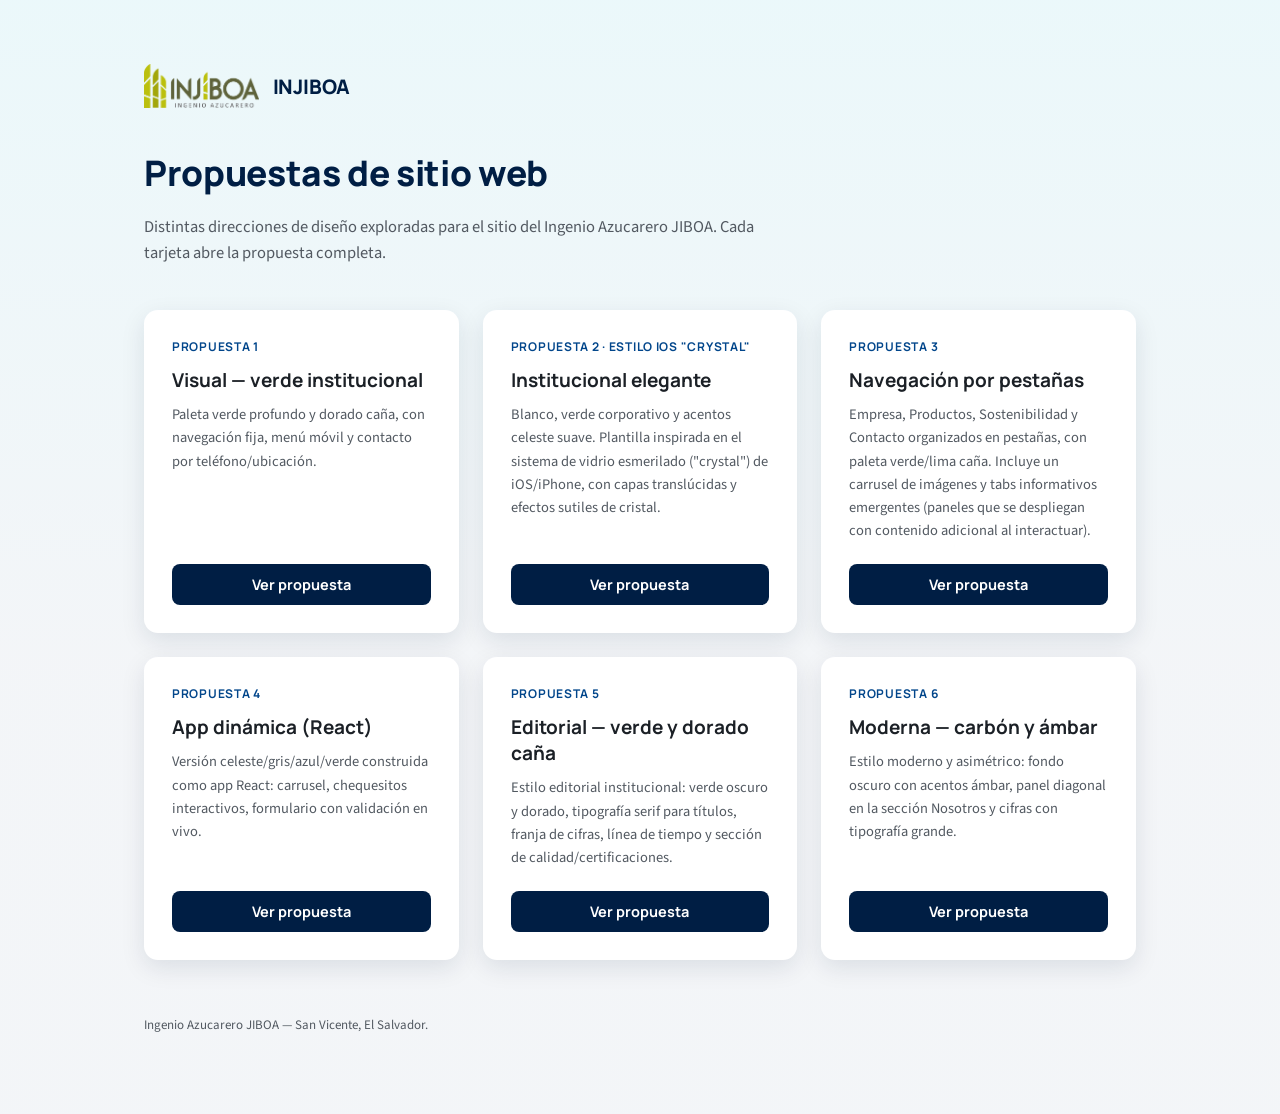
<file: index.html>
<!doctype html>
<html lang="es">
<head>
<meta charset="utf-8">
<meta name="viewport" content="width=device-width, initial-scale=1">
<title>Propuestas — Sitio Web INJIBOA</title>
<link rel="stylesheet" href="https://fonts.googleapis.com/css2?family=Manrope:wght@600;700;800&family=Source+Sans+3:wght@400;600;700&display=swap">
<style>
  :root{
    --bg: oklch(97% 0.004 255);
    --surface: #ffffff;
    --text: oklch(24% 0.014 255);
    --text-muted: oklch(46% 0.016 255);
    --border: oklch(89% 0.007 255);
    --azul-900: oklch(24% 0.08 255);
    --azul-700: oklch(40% 0.13 255);
    --celeste-500: oklch(74% 0.08 210);
    --celeste-50: oklch(97% 0.014 210);
    --verde-600: oklch(50% 0.13 122);
    --shadow-md: 0 8px 24px oklch(24% 0.05 255 / 0.10);
    --shadow-lg: 0 18px 40px oklch(24% 0.07 255 / 0.16);
  }
  *{ box-sizing:border-box; }
  html,body{ margin:0; padding:0; }
  body{ font-family:'Source Sans 3',system-ui,sans-serif; color:var(--text); background: linear-gradient(180deg, var(--celeste-50) 0%, var(--bg) 60%); min-height:100vh; }
  .wrap{ max-width:1040px; margin:0 auto; padding:64px 24px 80px; }
  .brand{ display:flex; align-items:center; gap:14px; margin-bottom:40px; }
  .brand img{ height:44px; width:auto; }
  .brand span{ font-family:'Manrope',sans-serif; font-weight:800; font-size:20px; color:var(--azul-900); letter-spacing:-0.01em; }
  h1{ font-family:'Manrope',sans-serif; font-weight:800; font-size:clamp(1.6rem,4vw,2.2rem); margin:0 0 10px; color:var(--azul-900); letter-spacing:-0.01em; }
  .lead{ color:var(--text-muted); font-size:16.5px; max-width:640px; line-height:1.6; margin-bottom:44px; }
  .grid{ display:grid; grid-template-columns:repeat(auto-fit,minmax(260px,1fr)); gap:24px; }
  .card{ background:var(--surface); border-radius:14px; padding:28px; box-shadow:var(--shadow-md); transition:transform 0.15s ease, box-shadow 0.15s ease; display:flex; flex-direction:column; }
  .card:hover{ transform:translateY(-4px); box-shadow:var(--shadow-lg); }
  .card .tag{ display:inline-block; font-family:'Manrope',sans-serif; font-weight:700; font-size:12px; letter-spacing:0.06em; text-transform:uppercase; color:var(--azul-700); margin-bottom:12px; }
  .card h2{ font-family:'Manrope',sans-serif; font-size:19px; margin:0 0 10px; color:var(--text); }
  .card p{ font-size:14.5px; line-height:1.6; color:var(--text-muted); margin:0 0 22px; flex:1; }
  .card a{ font-family:'Manrope',sans-serif; font-weight:700; font-size:14.5px; color:#fff; background:var(--azul-900); text-decoration:none; text-align:center; padding:11px 18px; border-radius:8px; transition:background 0.15s ease; }
  .card a:hover{ background:var(--azul-700); }
  footer{ margin-top:56px; font-size:13px; color:var(--text-muted); }
</style>
</head>
<body>
<div class="wrap">
  <div class="brand">
    <img src="PROPUESTA_4/assets/logo-injiboa.png" alt="INJIBOA" onerror="this.style.display='none'">
    <span>INJIBOA</span>
  </div>
  <h1>Propuestas de sitio web</h1>
  <p class="lead">Distintas direcciones de diseño exploradas para el sitio del Ingenio Azucarero JIBOA. Cada tarjeta abre la propuesta completa.</p>
  <div class="grid">
    <div class="card">
      <span class="tag">Propuesta 1</span>
      <h2>Visual — verde institucional</h2>
      <p>Paleta verde profundo y dorado caña, con navegación fija, menú móvil y contacto por teléfono/ubicación.</p>
      <a href="PROPUESTA_1/" target="_blank" rel="noopener noreferrer">Ver propuesta</a>
    </div>
    <div class="card">
      <span class="tag">Propuesta 2 · Estilo iOS "crystal"</span>
      <h2>Institucional elegante</h2>
      <p>Blanco, verde corporativo y acentos celeste suave. Plantilla inspirada en el sistema de vidrio esmerilado ("crystal") de iOS/iPhone, con capas translúcidas y efectos sutiles de cristal.</p>
      <a href="PROPUESTA_2/" target="_blank" rel="noopener noreferrer">Ver propuesta</a>
    </div>
    <div class="card">
      <span class="tag">Propuesta 3</span>
      <h2>Navegación por pestañas</h2>
      <p>Empresa, Productos, Sostenibilidad y Contacto organizados en pestañas, con paleta verde/lima caña. Incluye un carrusel de imágenes y tabs informativos emergentes (paneles que se despliegan con contenido adicional al interactuar).</p>
      <a href="PROPUESTA_3/" target="_blank" rel="noopener noreferrer">Ver propuesta</a>
    </div>
    <div class="card">
      <span class="tag">Propuesta 4</span>
      <h2>App dinámica (React)</h2>
      <p>Versión celeste/gris/azul/verde construida como app React: carrusel, chequesitos interactivos, formulario con validación en vivo.</p>
      <a href="PROPUESTA_4/" target="_blank" rel="noopener noreferrer">Ver propuesta</a>
    </div>
    <div class="card">
      <span class="tag">Propuesta 5</span>
      <h2>Editorial — verde y dorado caña</h2>
      <p>Estilo editorial institucional: verde oscuro y dorado, tipografía serif para títulos, franja de cifras, línea de tiempo y sección de calidad/certificaciones.</p>
      <a href="PROPUESTA_5/" target="_blank" rel="noopener noreferrer">Ver propuesta</a>
    </div>
    <div class="card">
      <span class="tag">Propuesta 6</span>
      <h2>Moderna — carbón y ámbar</h2>
      <p>Estilo moderno y asimétrico: fondo oscuro con acentos ámbar, panel diagonal en la sección Nosotros y cifras con tipografía grande.</p>
      <a href="PROPUESTA_6/" target="_blank" rel="noopener noreferrer">Ver propuesta</a>
    </div>
  </div>
  <footer>Ingenio Azucarero JIBOA — San Vicente, El Salvador.</footer>
</div>
</body>
</html>
</file>
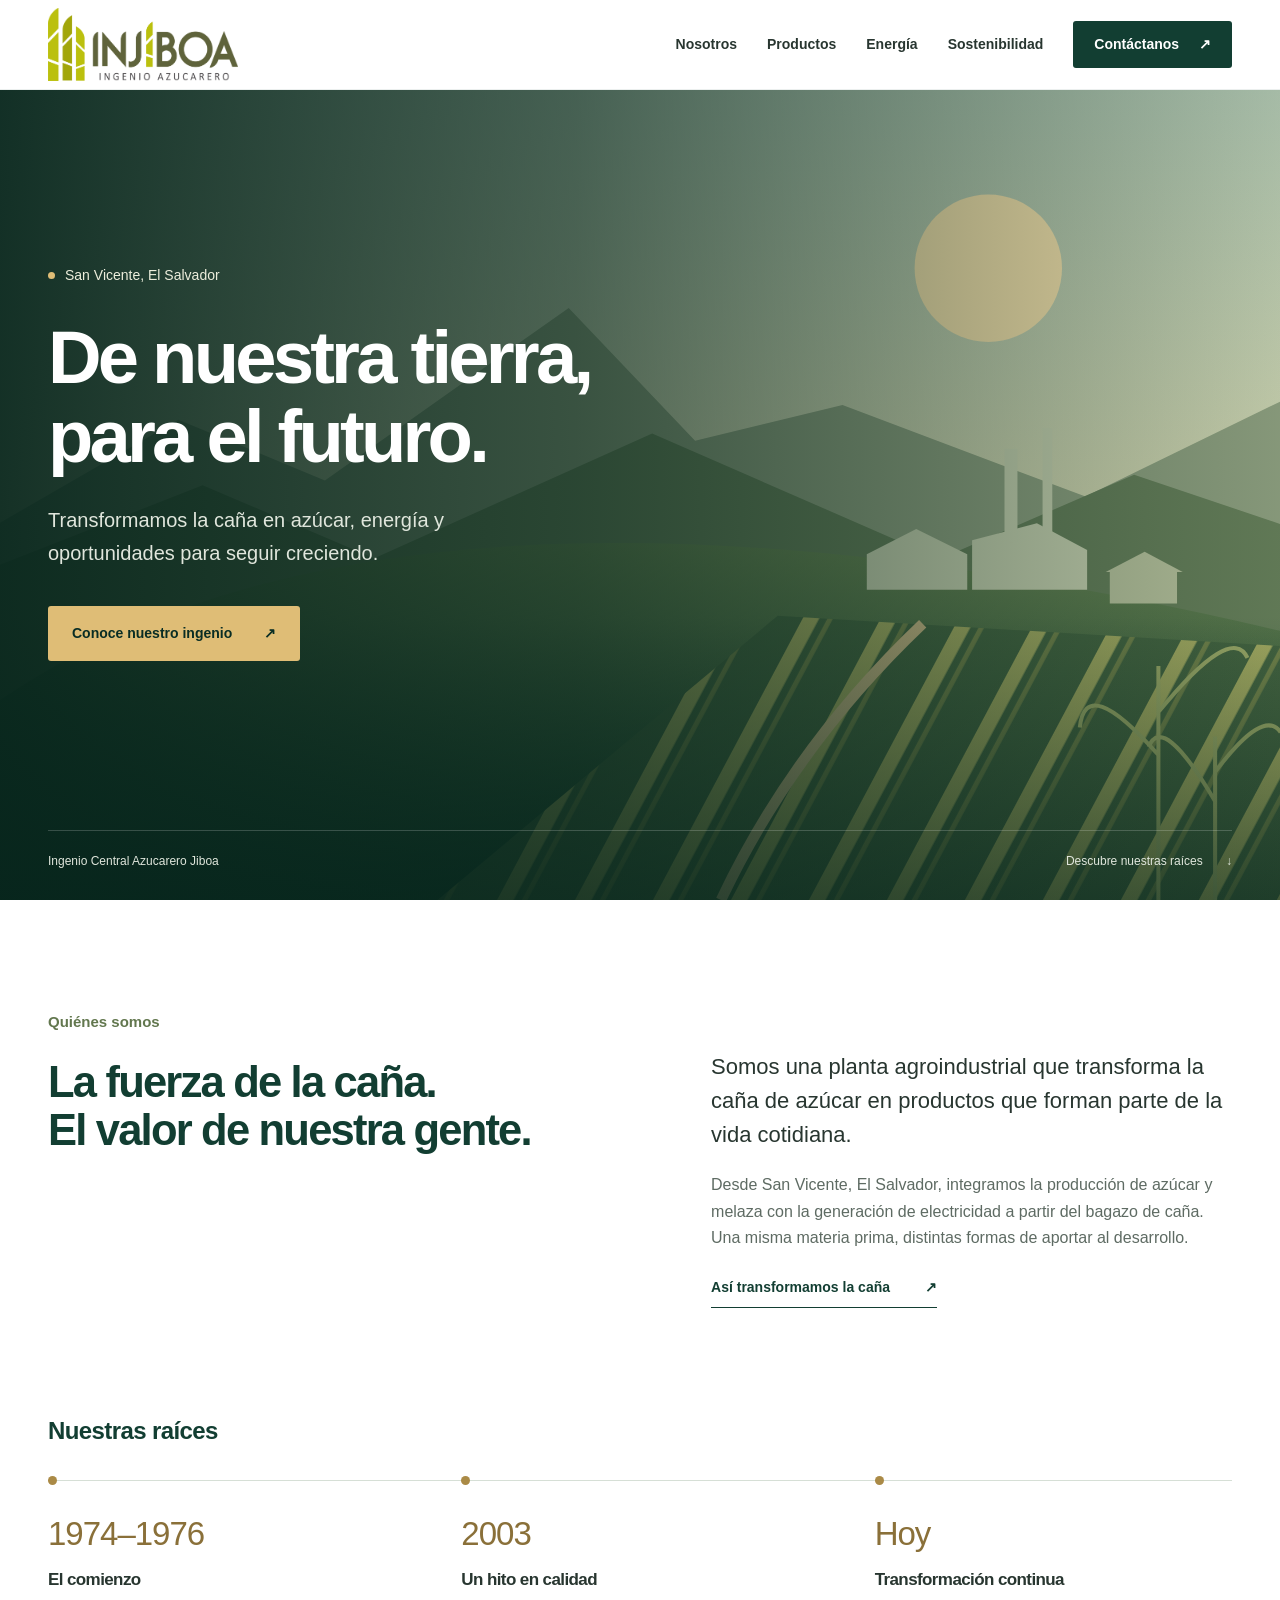
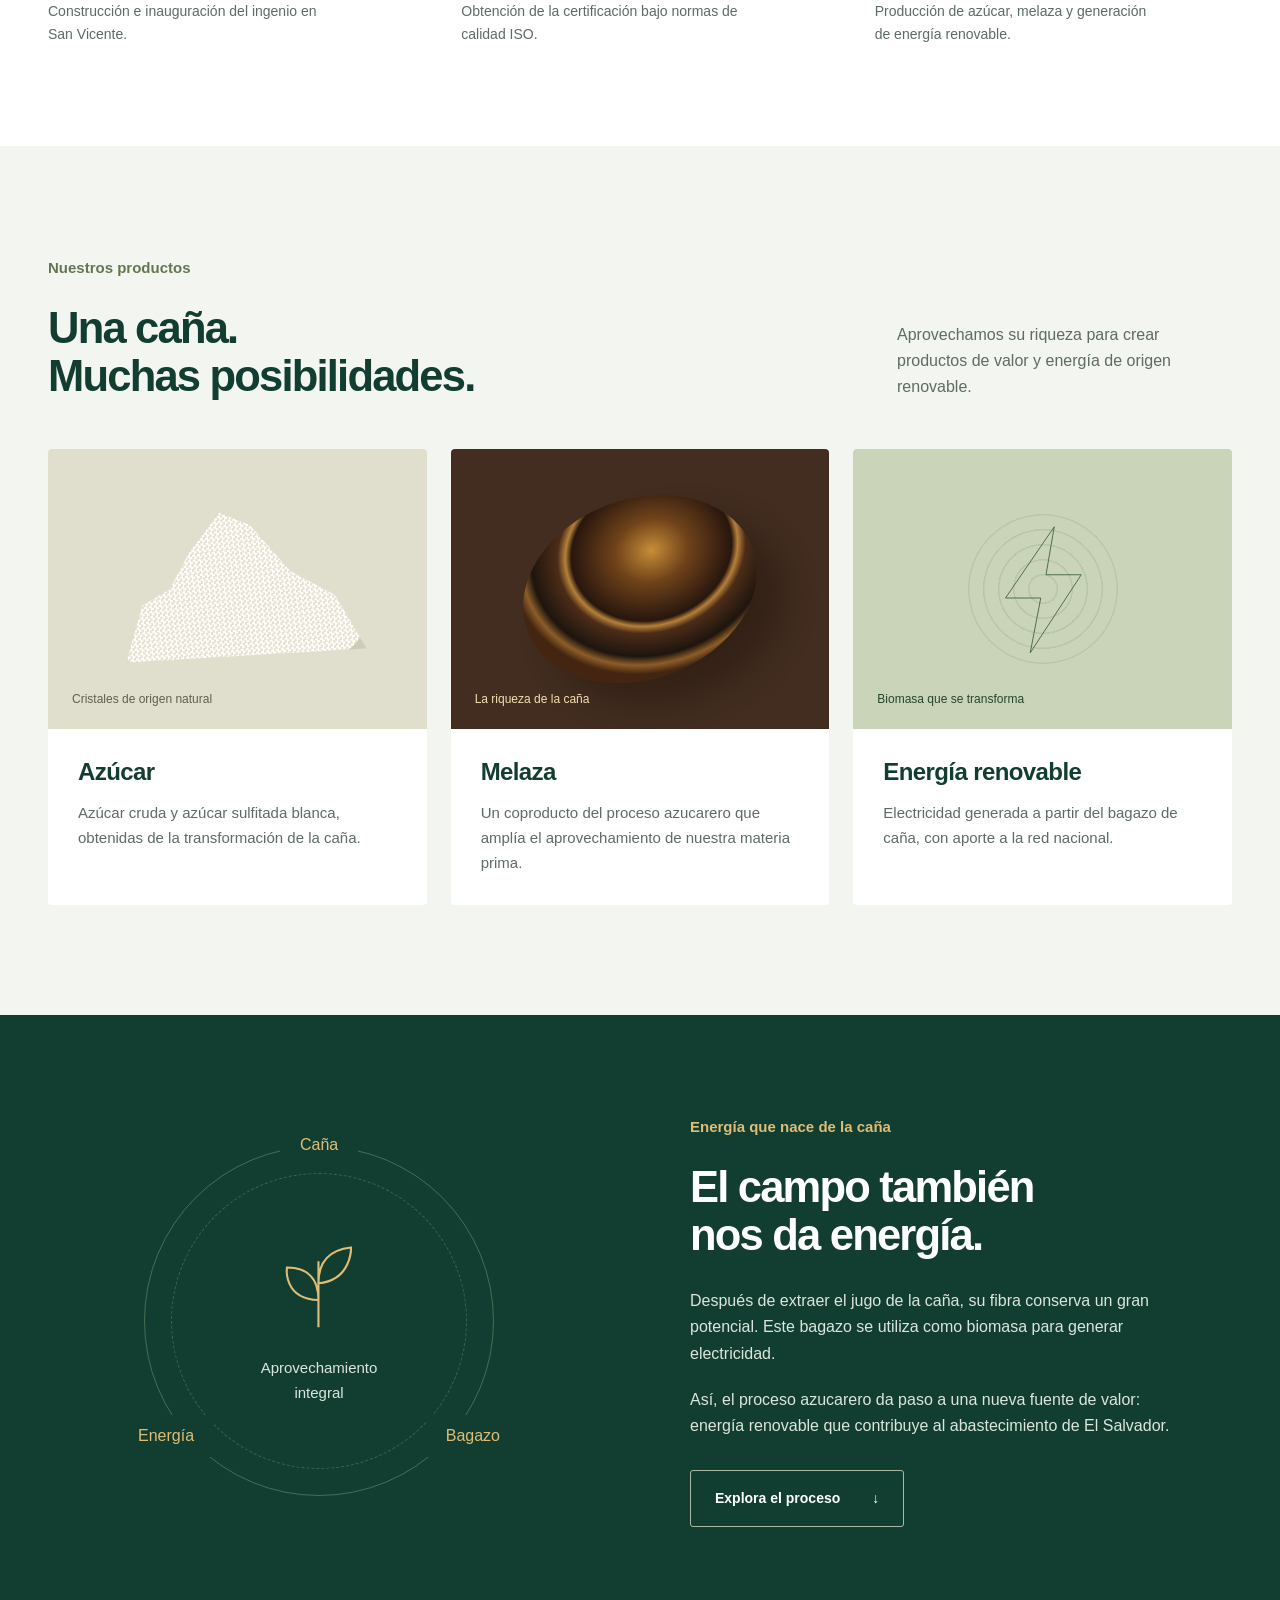
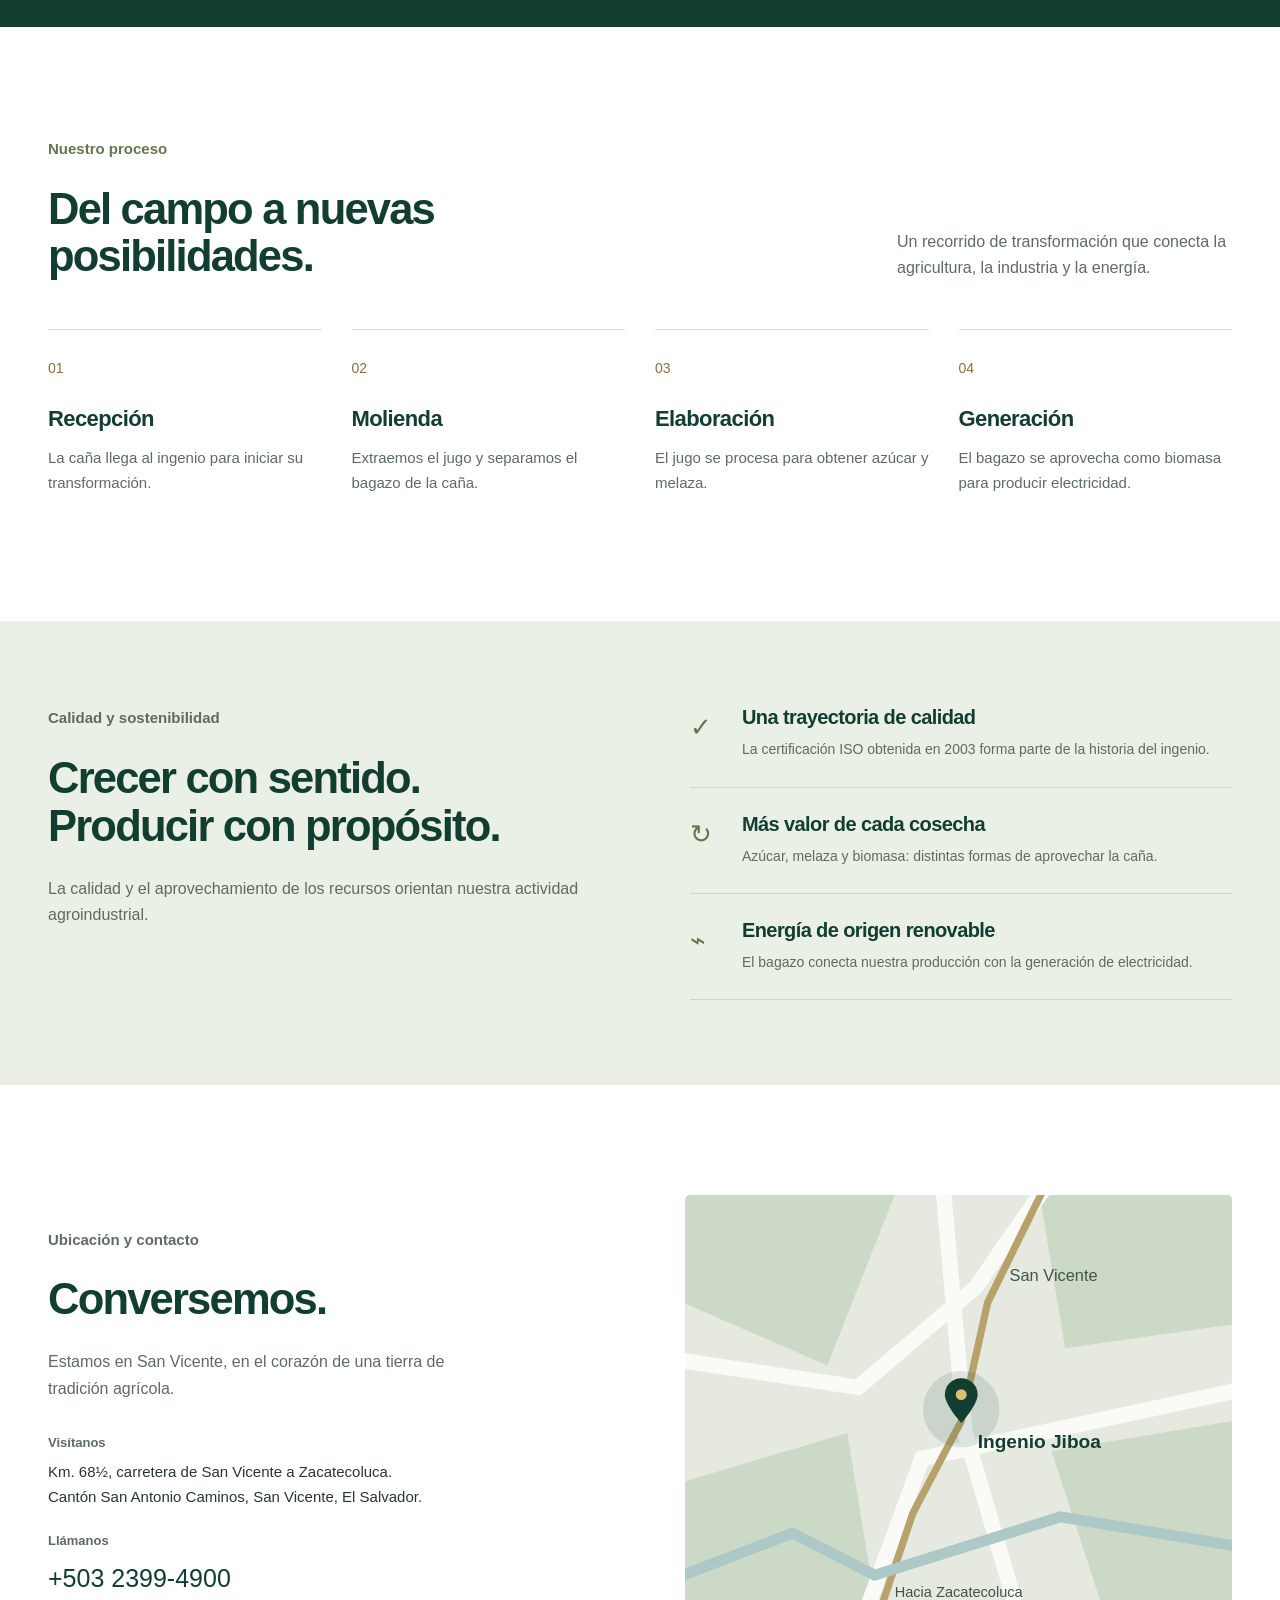
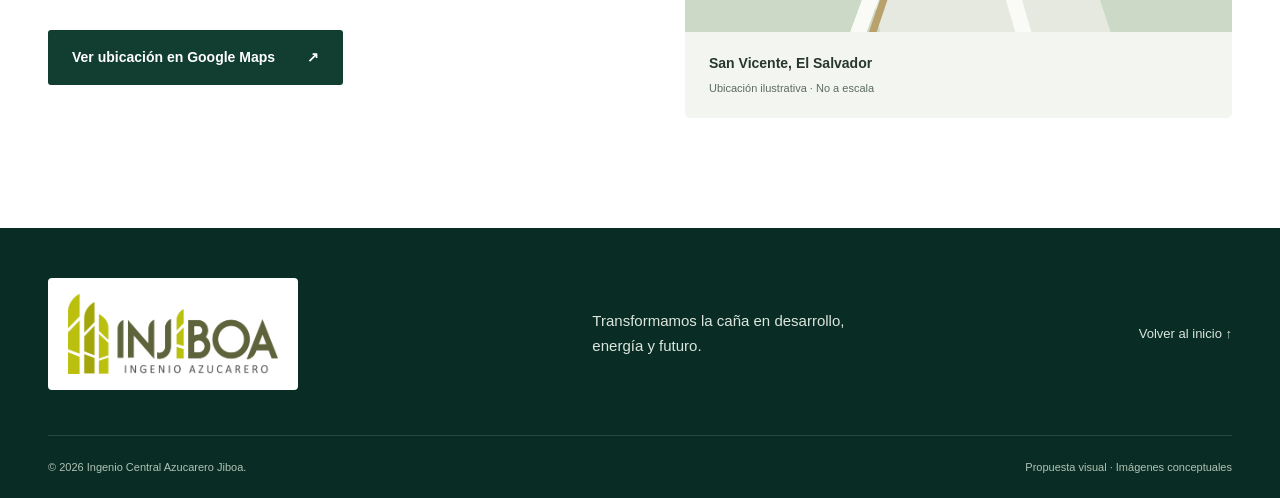
<file: PROPUESTA_1/index.html>
<!doctype html>
<html lang="es">
<head>
  <meta charset="utf-8"><meta name="viewport" content="width=device-width, initial-scale=1">
  <meta name="description" content="Conoce el Ingenio Central Azucarero Jiboa: azúcar, melaza y energía renovable desde San Vicente, El Salvador.">
  <meta name="theme-color" content="#123e32"><title>Ingenio Jiboa | De nuestra tierra, para el futuro</title>
  <link rel="stylesheet" href="styles.css"><script src="script.js" defer></script>
</head>
<body>
<a class="skip" href="#contenido">Saltar al contenido</a>
<header class="header"><a class="brand" href="#inicio" aria-label="Ingenio Jiboa, inicio"><img class="company-logo" src="assets/logo-injiboa.png" alt="INJIBOA — Ingenio Azucarero" width="951" height="365" fetchpriority="high"></a><button class="menu-toggle" aria-expanded="false" aria-controls="menu">Menú <span aria-hidden="true">☰</span></button><nav id="menu" aria-label="Navegación principal"><a href="#nosotros">Nosotros</a><a href="#productos">Productos</a><a href="#energia">Energía</a><a href="#sostenibilidad">Sostenibilidad</a><a class="nav-contact" href="#contacto">Contáctanos <span aria-hidden="true">↗</span></a></nav></header>
<main id="contenido">
<section class="hero" id="inicio"><div class="hero-art" aria-hidden="true"><svg viewBox="0 0 1600 1000" preserveAspectRatio="xMidYMid slice"><defs><linearGradient id="sky" x2="0" y2="1"><stop stop-color="#acc1ac"/><stop offset="1" stop-color="#e9ddaa"/></linearGradient><linearGradient id="land" x2="0" y2="1"><stop stop-color="#688353"/><stop offset="1" stop-color="#153e2c"/></linearGradient><pattern id="rows" width="85" height="100" patternUnits="userSpaceOnUse" patternTransform="rotate(28)"><rect width="85" height="100" fill="#456441"/><rect width="18" height="100" fill="#a5ab62"/><rect x="27" width="6" height="100" fill="#73834b"/></pattern></defs><path fill="url(#sky)" d="M0 0h1600v1000H0z"/><circle cx="1230" cy="220" r="91" fill="#f4dfaa"/><path d="M0 540 230 407 411 482 712 269 868 433 1050 389 1350 502 1600 380v620H0Z" fill="#8b9c7d"/><path d="M0 590 260 488 472 578 815 424 1170 579 1410 475 1600 539v461H0Z" fill="#647c58"/><path d="M0 760Q500 410 1600 670v330H0Z" fill="url(#land)"/><path d="M550 1000 970 649 1600 687v313Z" fill="url(#rows)"/><path d="M900 1000q90-190 249-341" fill="none" stroke="#c8b584" stroke-width="13"/><g fill="#c3ccac"><path d="M1080 617v-44l61-31 63 31v44Zm130 0v-61l80-21 62 33v49Z"/><path d="M1250 558v-115h16v117Zm47 3V417h12v147Z"/></g><g fill="#b3bd99"><path d="M1380 634v-39h83v39Z"/><path d="M1375 595l48-25 47 25Z"/></g><g stroke="#9eab69" stroke-width="5" fill="none"><path d="M1440 1000V711m0 110q-90-102-97-34m97-19q90-110 110-67M1510 1000V798m0 80q-65-110-82-67m82 31q60-80 81-49"/></g></svg></div><div class="hero-shade"></div><div class="hero-content wrap"><p class="location"><span></span> San Vicente, El Salvador</p><h1>De nuestra tierra,<br>para el futuro.</h1><p class="hero-description">Transformamos la caña en azúcar, energía y oportunidades para seguir creciendo.</p><a class="button gold" href="#nosotros">Conoce nuestro ingenio <span aria-hidden="true">↗</span></a></div><div class="hero-bottom wrap"><span>Ingenio Central Azucarero Jiboa</span><a href="#nosotros">Descubre nuestras raíces <span aria-hidden="true">↓</span></a></div></section>
<section class="intro section wrap" id="nosotros"><div><p class="eyebrow">Quiénes somos</p><h2>La fuerza de la caña.<br>El valor de nuestra gente.</h2></div><div class="intro-copy"><p class="lead">Somos una planta agroindustrial que transforma la caña de azúcar en productos que forman parte de la vida cotidiana.</p><p>Desde San Vicente, El Salvador, integramos la producción de azúcar y melaza con la generación de electricidad a partir del bagazo de caña. Una misma materia prima, distintas formas de aportar al desarrollo.</p><a class="text-link" href="#proceso">Así transformamos la caña <span aria-hidden="true">↗</span></a></div></section>
<section class="history wrap" id="historia" aria-labelledby="historia-title"><h2 id="historia-title">Nuestras raíces</h2><div class="timeline"><article><span class="year">1974–1976</span><h3>El comienzo</h3><p>Construcción e inauguración del ingenio en San Vicente.</p></article><article><span class="year">2003</span><h3>Un hito en calidad</h3><p>Obtención de la certificación bajo normas de calidad ISO.</p></article><article><span class="year">Hoy</span><h3>Transformación continua</h3><p>Producción de azúcar, melaza y generación de energía renovable.</p></article></div></section>
<section class="products section" id="productos"><div class="wrap"><div class="section-heading"><div><p class="eyebrow">Nuestros productos</p><h2>Una caña.<br>Muchas posibilidades.</h2></div><p>Aprovechamos su riqueza para crear productos de valor y energía de origen renovable.</p></div><div class="product-grid"><article class="product sugar"><div class="product-visual" aria-hidden="true"><div class="sugar-pile"></div><span class="visual-caption">Cristales de origen natural</span></div><div class="product-body"><h3>Azúcar</h3><p>Azúcar cruda y azúcar sulfitada blanca, obtenidas de la transformación de la caña.</p></div></article><article class="product molasses"><div class="product-visual" aria-hidden="true"><div class="molasses-pool"></div><span class="visual-caption">La riqueza de la caña</span></div><div class="product-body"><h3>Melaza</h3><p>Un coproducto del proceso azucarero que amplía el aprovechamiento de nuestra materia prima.</p></div></article><article class="product power"><div class="product-visual" aria-hidden="true"><svg viewBox="0 0 200 200"><path d="M115 17 50 112h47l-14 73 68-104h-47Z"/></svg><span class="visual-caption">Biomasa que se transforma</span></div><div class="product-body"><h3>Energía renovable</h3><p>Electricidad generada a partir del bagazo de caña, con aporte a la red nacional.</p></div></article></div></div></section>
<section class="energy" id="energia"><div class="wrap energy-grid"><div class="energy-art" aria-label="Ciclo de aprovechamiento: caña, bagazo y energía"><div class="orbit"><span>Caña</span><span>Bagazo</span><span>Energía</span><div class="orbit-center"><svg viewBox="0 0 80 100" aria-hidden="true"><path d="M39 87V24m0 37C5 60 9 30 9 30c27 0 30 20 30 31Zm0-16C71 42 70 11 70 11 42 14 39 33 39 45Z"/></svg><small>Aprovechamiento<br>integral</small></div></div></div><div><p class="eyebrow">Energía que nace de la caña</p><h2>El campo también<br>nos da energía.</h2><p>Después de extraer el jugo de la caña, su fibra conserva un gran potencial. Este bagazo se utiliza como biomasa para generar electricidad.</p><p>Así, el proceso azucarero da paso a una nueva fuente de valor: energía renovable que contribuye al abastecimiento de El Salvador.</p><a class="button outline" href="#proceso">Explora el proceso <span aria-hidden="true">↓</span></a></div></div></section>
<section class="section wrap" id="proceso"><div class="section-heading"><div><p class="eyebrow">Nuestro proceso</p><h2>Del campo a nuevas<br>posibilidades.</h2></div><p>Un recorrido de transformación que conecta la agricultura, la industria y la energía.</p></div><ol class="process"><li><span>01</span><h3>Recepción</h3><p>La caña llega al ingenio para iniciar su transformación.</p></li><li><span>02</span><h3>Molienda</h3><p>Extraemos el jugo y separamos el bagazo de la caña.</p></li><li><span>03</span><h3>Elaboración</h3><p>El jugo se procesa para obtener azúcar y melaza.</p></li><li><span>04</span><h3>Generación</h3><p>El bagazo se aprovecha como biomasa para producir electricidad.</p></li></ol></section>
<section class="sustainability" id="sostenibilidad"><div class="wrap sustainability-grid"><div><p class="eyebrow">Calidad y sostenibilidad</p><h2>Crecer con sentido.<br>Producir con propósito.</h2><p>La calidad y el aprovechamiento de los recursos orientan nuestra actividad agroindustrial.</p></div><div class="commitments"><article><span aria-hidden="true">✓</span><div><h3>Una trayectoria de calidad</h3><p>La certificación ISO obtenida en 2003 forma parte de la historia del ingenio.</p></div></article><article><span aria-hidden="true">↻</span><div><h3>Más valor de cada cosecha</h3><p>Azúcar, melaza y biomasa: distintas formas de aprovechar la caña.</p></div></article><article><span aria-hidden="true">⌁</span><div><h3>Energía de origen renovable</h3><p>El bagazo conecta nuestra producción con la generación de electricidad.</p></div></article></div></div></section>
<section class="section wrap contact" id="contacto"><div><p class="eyebrow">Ubicación y contacto</p><h2>Conversemos.</h2><p>Estamos en San Vicente, en el corazón de una tierra de tradición agrícola.</p><dl><dt>Visítanos</dt><dd>Km. 68½, carretera de San Vicente a Zacatecoluca.<br>Cantón San Antonio Caminos, San Vicente, El Salvador.</dd><dt>Llámanos</dt><dd><a class="phone" href="tel:+50323994900">+503 2399-4900</a></dd></dl><a class="button green" href="https://www.google.com/maps/search/?api=1&amp;query=Ingenio+Central+Azucarero+Jiboa+San+Vicente+El+Salvador" target="_blank" rel="noopener noreferrer">Ver ubicación en Google Maps <span aria-hidden="true">↗</span></a></div><div class="map-card"><svg viewBox="0 0 600 480" role="img" aria-labelledby="map-title"><title id="map-title">Ilustración de ubicación del ingenio en San Vicente, no es un mapa a escala</title><rect width="600" height="480" fill="#e5e9df"/><g fill="#cdd9c7"><path d="m0 0 230 0-74 187L0 119Z"/><path d="m389 0 211 0v142l-183 26Z"/><path d="m0 314 178-53 36 219H0Z"/><path d="m402 281 198-33v232H467Z"/></g><g stroke="#fafbf7" stroke-width="17" fill="none"><path d="m-40 176 230 35 129-110L410-30M179 510l81-221 370-80"/><path d="m380 510-73-251L282-20"/></g><path d="M400-20 332 118 303 248 250 349 199 500" fill="none" stroke="#b9a16b" stroke-width="8"/><path d="m-10 420 128-49 90 46 204-64 198 33" stroke="#acc8c7" stroke-width="12" fill="none"/><g transform="translate(303 235)"><circle r="42" fill="#123e32" opacity=".12"/><path d="M0 15s-18-20-18-31a18 18 0 1 1 36 0C18-5 0 15 0 15" fill="#123e32"/><circle cy="-16" r="6" fill="#e0bd6f"/></g><text x="356" y="94" fill="#40544a" font-size="18" font-family="Segoe UI,sans-serif">San Vicente</text><text x="321" y="277" fill="#123e32" font-weight="700" font-size="21" font-family="Segoe UI,sans-serif">Ingenio Jiboa</text><text x="230" y="441" fill="#40544a" font-size="16" font-family="Segoe UI,sans-serif">Hacia Zacatecoluca</text></svg><div class="map-caption"><span>San Vicente, El Salvador</span><small>Ubicación ilustrativa · No a escala</small></div></div></section>
</main><footer><div class="wrap footer-top"><a class="footer-brand" href="#inicio"><img class="company-logo" src="assets/logo-injiboa.png" alt="INJIBOA — Ingenio Azucarero" width="951" height="365" loading="lazy"></a><p>Transformamos la caña en desarrollo,<br>energía y futuro.</p><a href="#inicio">Volver al inicio ↑</a></div><div class="wrap footer-bottom"><small>© <span id="year">2026</span> Ingenio Central Azucarero Jiboa.</small><small>Propuesta visual · Imágenes conceptuales</small></div></footer>
</body></html>
</file>
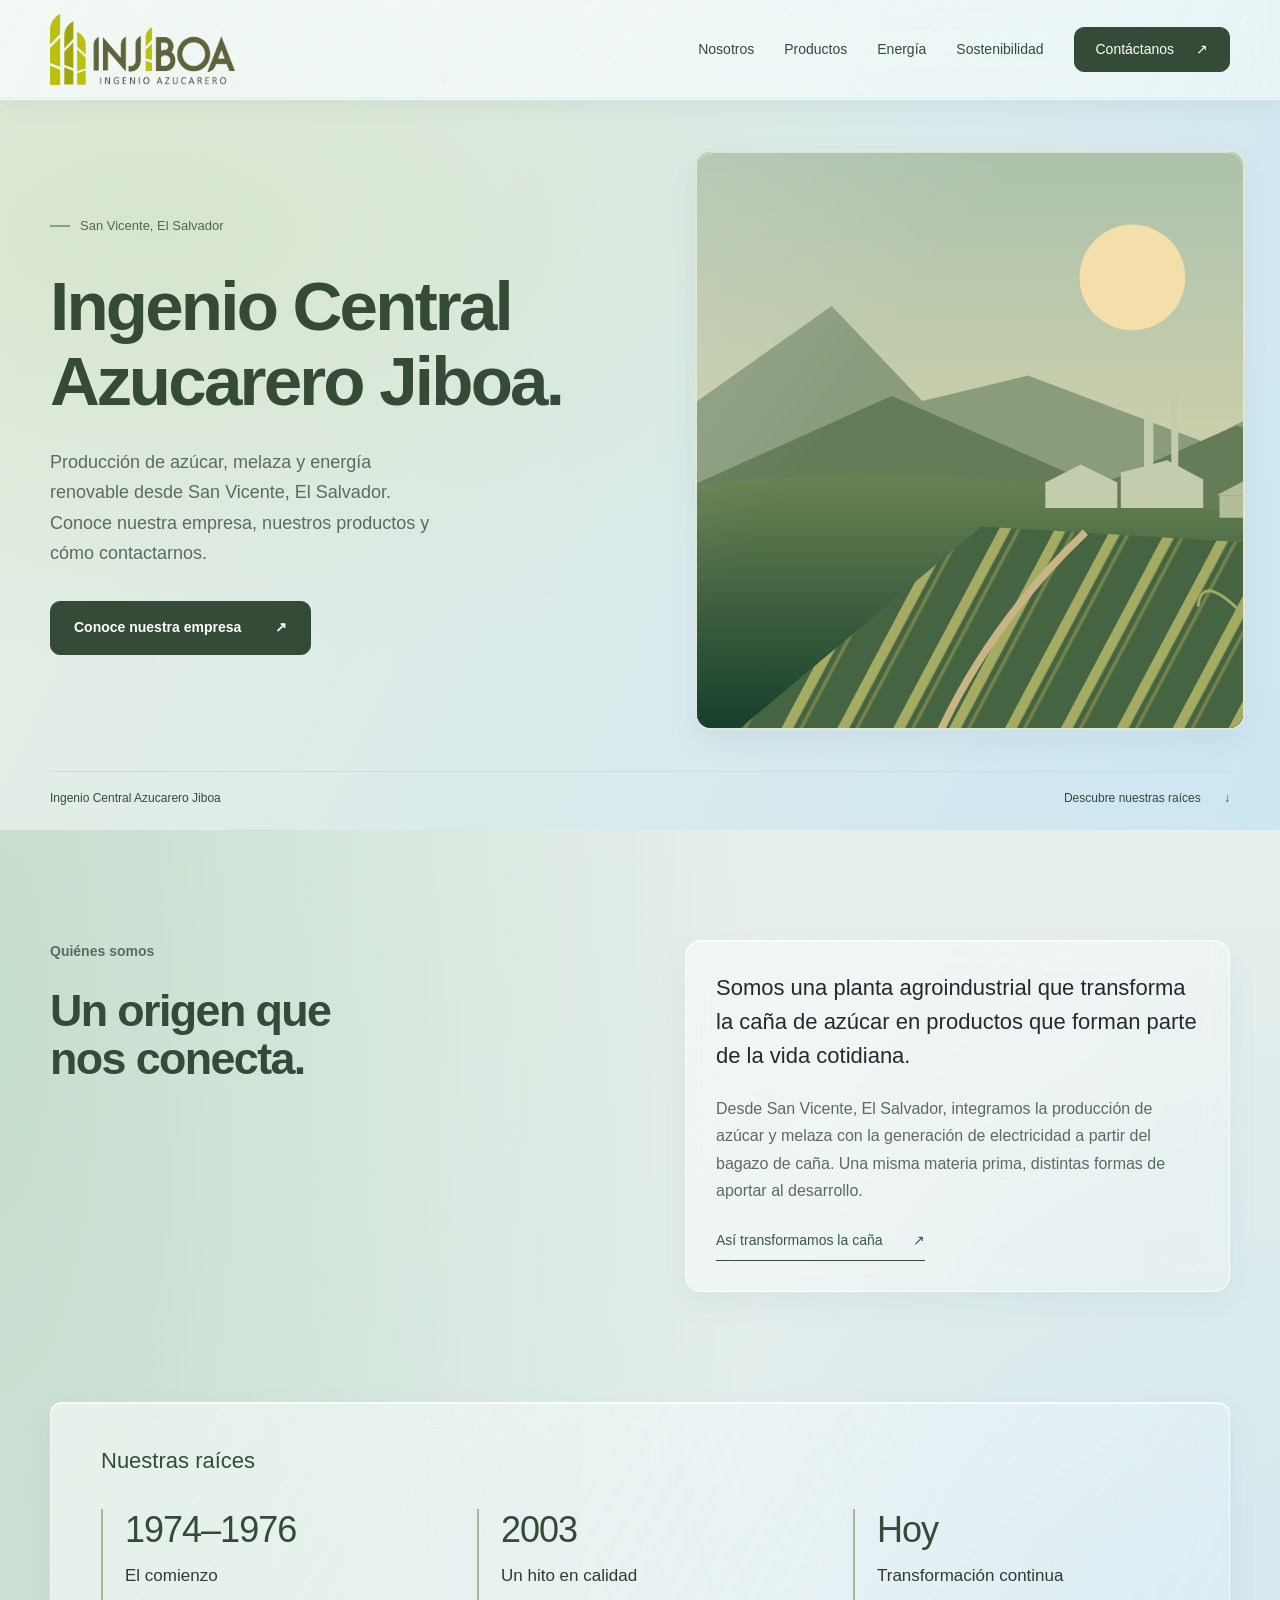
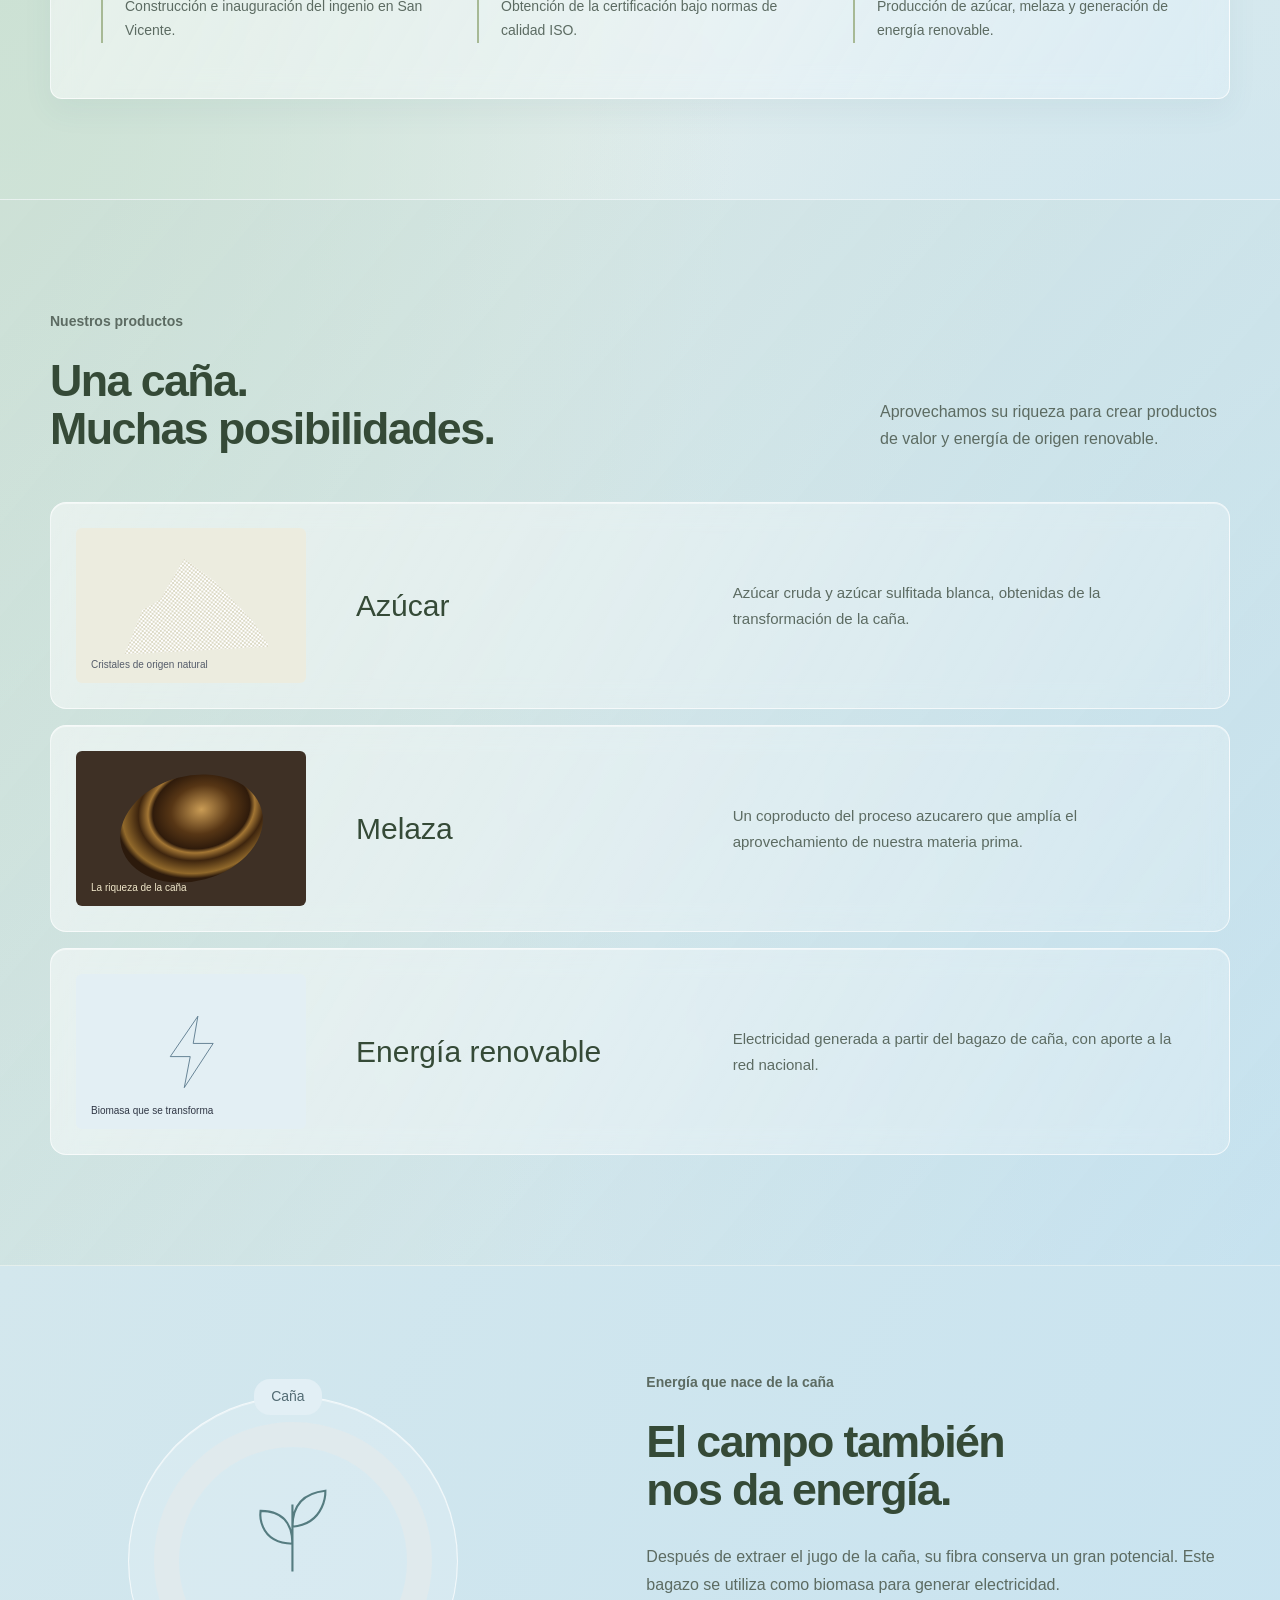
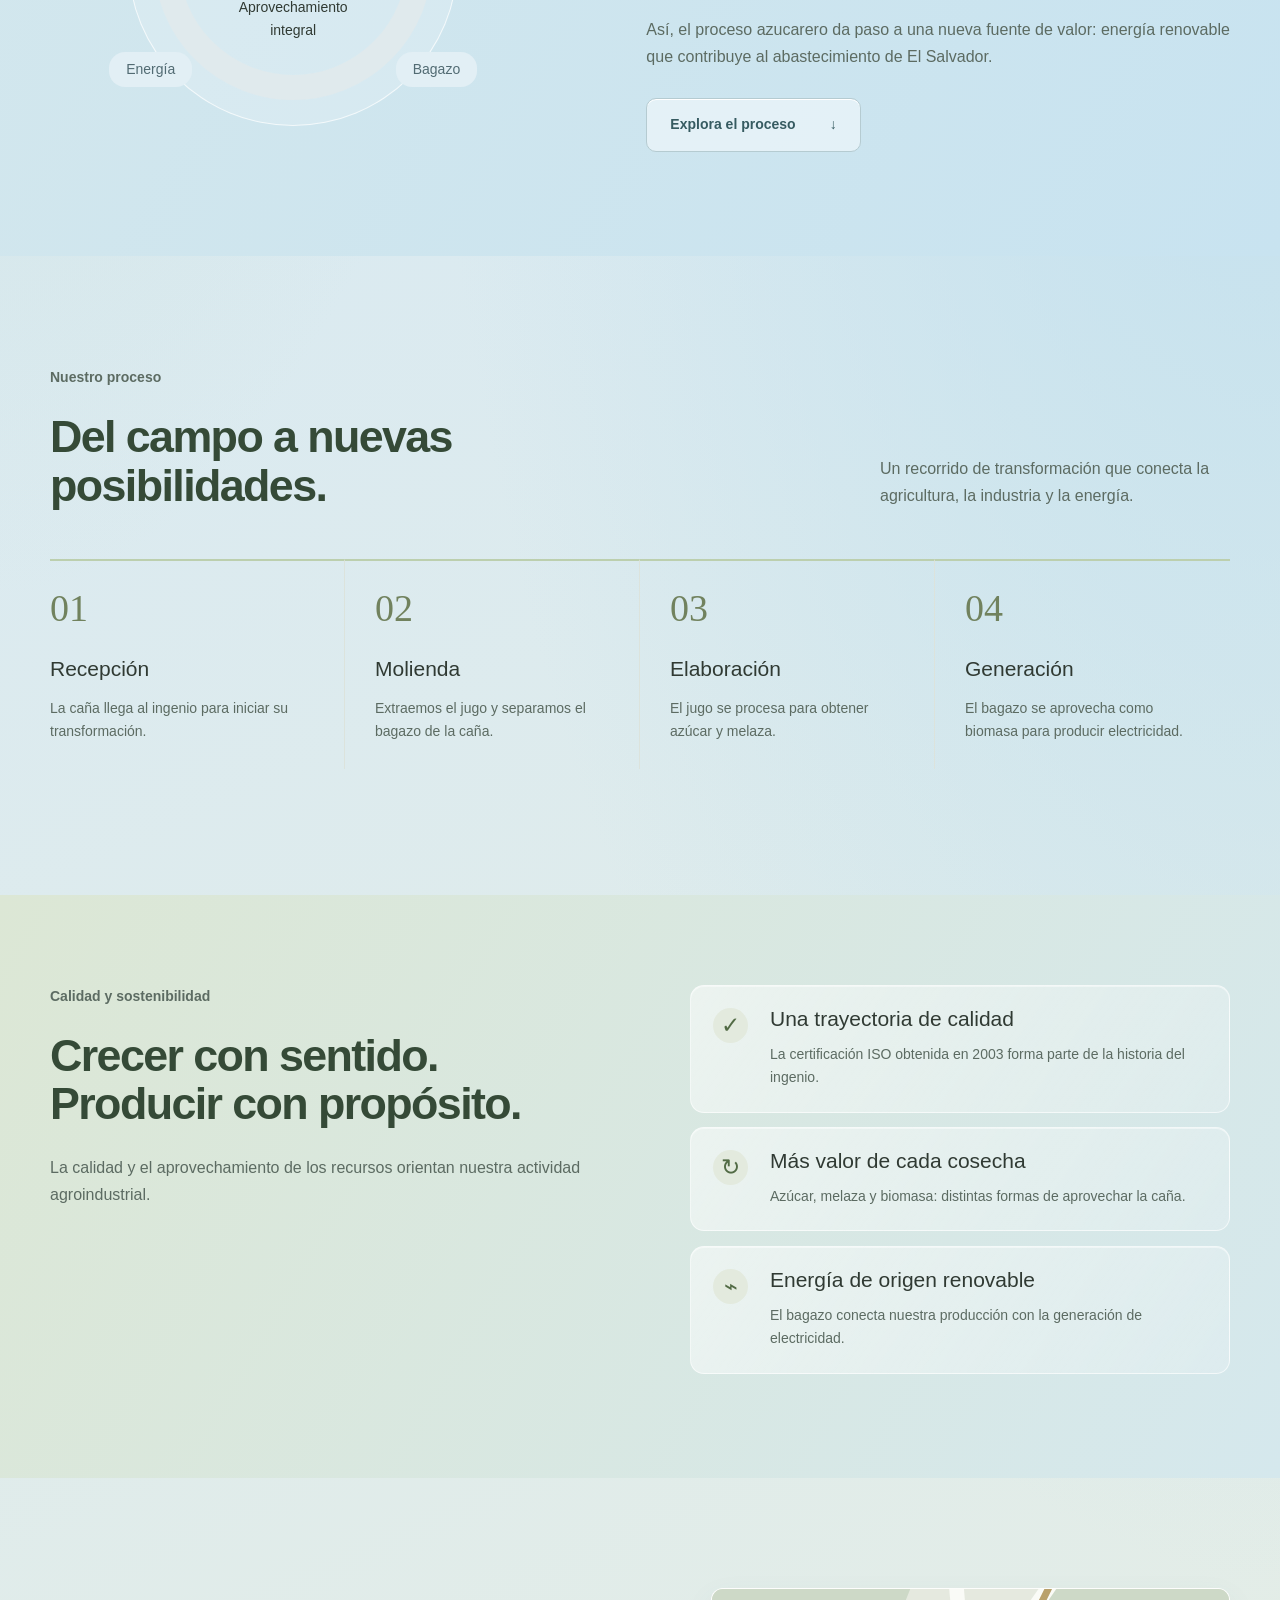
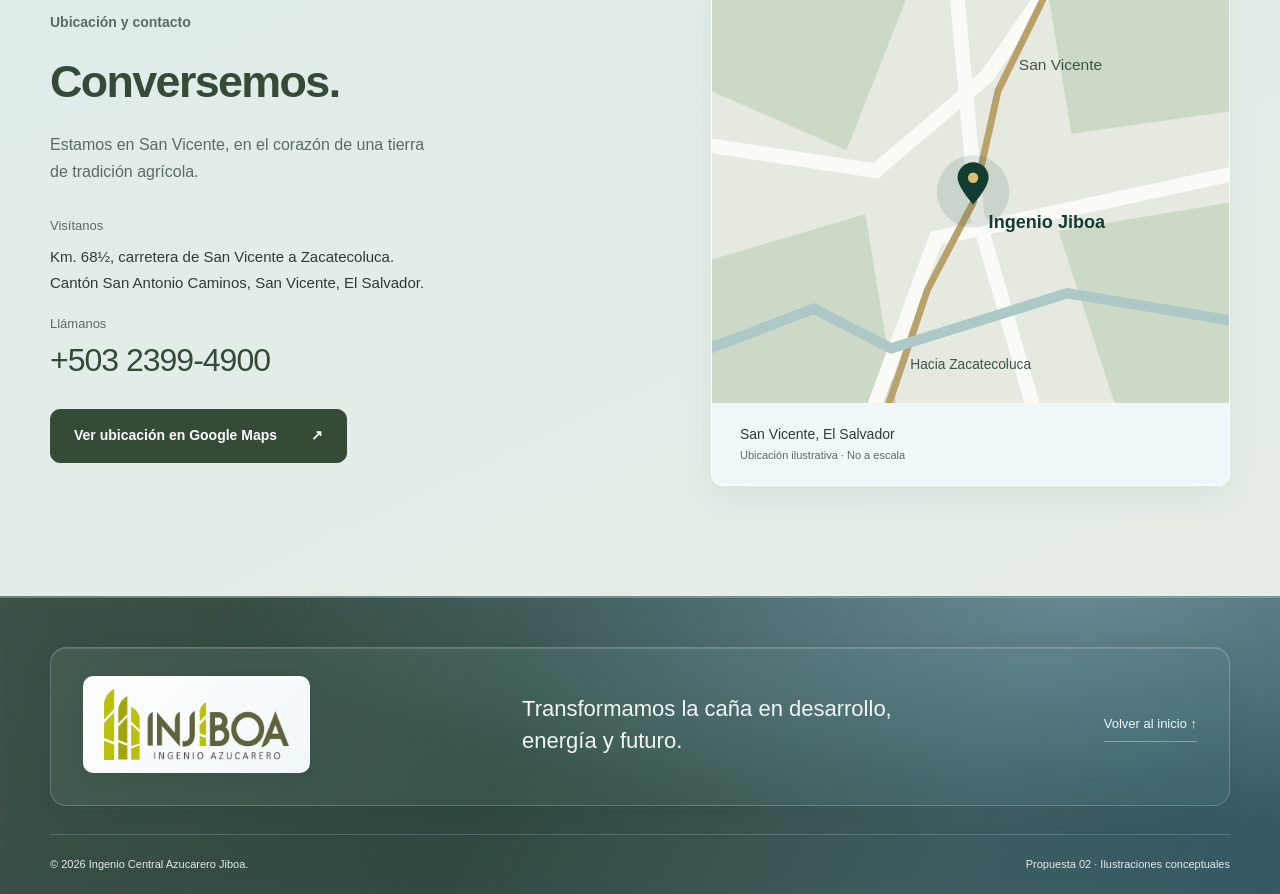
<file: PROPUESTA_2/index.html>
<!doctype html>
<html lang="es">
<head>
  <meta charset="utf-8"><meta name="viewport" content="width=device-width, initial-scale=1">
  <meta name="description" content="Conoce el Ingenio Central Azucarero Jiboa: azúcar, melaza y energía renovable desde San Vicente, El Salvador.">
  <meta name="theme-color" content="#303745"><title>INJIBOA | Información corporativa</title>
  <link rel="stylesheet" href="styles.css"><link rel="stylesheet" href="iphone.css"><link rel="stylesheet" href="institucional.css"><link rel="stylesheet" href="cristal-sutil.css"><link rel="stylesheet" href="footer-cristal.css"><link rel="stylesheet" href="interaccion-cristal.css"><link rel="stylesheet" href="fondo-cristal.css"><script src="script.js" defer></script><script src="interaccion-cristal.js" defer></script>
<link rel="stylesheet" href="menu-cristal.css"><script src="menu-cristal.js" defer></script></head>
<body>
<a class="skip" href="#contenido">Saltar al contenido</a>
<header class="header"><a class="brand" href="#inicio" aria-label="Ingenio Jiboa, inicio"><img class="company-logo" src="assets/logo-injiboa.png" alt="INJIBOA — Ingenio Azucarero" width="951" height="365" fetchpriority="high"></a><button class="menu-toggle" aria-expanded="false" aria-controls="menu">Menú <span aria-hidden="true">☰</span></button><nav id="menu" aria-label="Navegación principal"><a href="#nosotros">Nosotros</a><a href="#productos">Productos</a><a href="#energia">Energía</a><a href="#sostenibilidad">Sostenibilidad</a><a class="nav-contact" href="#contacto">Contáctanos <span aria-hidden="true">↗</span></a></nav></header>
<main id="contenido">
<section class="hero" id="inicio"><div class="hero-art" aria-hidden="true"><svg viewBox="0 0 1600 1000" preserveAspectRatio="xMidYMid slice"><defs><linearGradient id="sky" x2="0" y2="1"><stop stop-color="#acc1ac"/><stop offset="1" stop-color="#e9ddaa"/></linearGradient><linearGradient id="land" x2="0" y2="1"><stop stop-color="#688353"/><stop offset="1" stop-color="#153e2c"/></linearGradient><pattern id="rows" width="85" height="100" patternUnits="userSpaceOnUse" patternTransform="rotate(28)"><rect width="85" height="100" fill="#456441"/><rect width="18" height="100" fill="#a5ab62"/><rect x="27" width="6" height="100" fill="#73834b"/></pattern></defs><path fill="url(#sky)" d="M0 0h1600v1000H0z"/><circle cx="1230" cy="220" r="91" fill="#f4dfaa"/><path d="M0 540 230 407 411 482 712 269 868 433 1050 389 1350 502 1600 380v620H0Z" fill="#8b9c7d"/><path d="M0 590 260 488 472 578 815 424 1170 579 1410 475 1600 539v461H0Z" fill="#647c58"/><path d="M0 760Q500 410 1600 670v330H0Z" fill="url(#land)"/><path d="M550 1000 970 649 1600 687v313Z" fill="url(#rows)"/><path d="M900 1000q90-190 249-341" fill="none" stroke="#c8b584" stroke-width="13"/><g fill="#c3ccac"><path d="M1080 617v-44l61-31 63 31v44Zm130 0v-61l80-21 62 33v49Z"/><path d="M1250 558v-115h16v117Zm47 3V417h12v147Z"/></g><g fill="#b3bd99"><path d="M1380 634v-39h83v39Z"/><path d="M1375 595l48-25 47 25Z"/></g><g stroke="#9eab69" stroke-width="5" fill="none"><path d="M1440 1000V711m0 110q-90-102-97-34m97-19q90-110 110-67M1510 1000V798m0 80q-65-110-82-67m82 31q60-80 81-49"/></g></svg></div><div class="hero-shade"></div><div class="hero-content wrap"><p class="location"><span></span> San Vicente, El Salvador</p><h1>Ingenio Central<br>Azucarero Jiboa.</h1><p class="hero-description">Producción de azúcar, melaza y energía renovable desde San Vicente, El Salvador. Conoce nuestra empresa, nuestros productos y cómo contactarnos.</p><a class="button gold" href="#nosotros">Conoce nuestra empresa <span aria-hidden="true">↗</span></a></div><div class="hero-bottom wrap"><span>Ingenio Central Azucarero Jiboa</span><a href="#nosotros">Descubre nuestras raíces <span aria-hidden="true">↓</span></a></div></section>
<section class="intro section wrap" id="nosotros"><div><p class="eyebrow">Quiénes somos</p><h2>Un origen que<br>nos conecta.</h2></div><div class="intro-copy"><p class="lead">Somos una planta agroindustrial que transforma la caña de azúcar en productos que forman parte de la vida cotidiana.</p><p>Desde San Vicente, El Salvador, integramos la producción de azúcar y melaza con la generación de electricidad a partir del bagazo de caña. Una misma materia prima, distintas formas de aportar al desarrollo.</p><a class="text-link" href="#proceso">Así transformamos la caña <span aria-hidden="true">↗</span></a></div></section>
<section class="history wrap" id="historia" aria-labelledby="historia-title"><h2 id="historia-title">Nuestras raíces</h2><div class="timeline"><article><span class="year">1974–1976</span><h3>El comienzo</h3><p>Construcción e inauguración del ingenio en San Vicente.</p></article><article><span class="year">2003</span><h3>Un hito en calidad</h3><p>Obtención de la certificación bajo normas de calidad ISO.</p></article><article><span class="year">Hoy</span><h3>Transformación continua</h3><p>Producción de azúcar, melaza y generación de energía renovable.</p></article></div></section>
<section class="products section" id="productos"><div class="wrap"><div class="section-heading"><div><p class="eyebrow">Nuestros productos</p><h2>Una caña.<br>Muchas posibilidades.</h2></div><p>Aprovechamos su riqueza para crear productos de valor y energía de origen renovable.</p></div><div class="product-grid"><article class="product sugar"><div class="product-visual" aria-hidden="true"><div class="sugar-pile"></div><span class="visual-caption">Cristales de origen natural</span></div><div class="product-body"><h3>Azúcar</h3><p>Azúcar cruda y azúcar sulfitada blanca, obtenidas de la transformación de la caña.</p></div></article><article class="product molasses"><div class="product-visual" aria-hidden="true"><div class="molasses-pool"></div><span class="visual-caption">La riqueza de la caña</span></div><div class="product-body"><h3>Melaza</h3><p>Un coproducto del proceso azucarero que amplía el aprovechamiento de nuestra materia prima.</p></div></article><article class="product power"><div class="product-visual" aria-hidden="true"><svg viewBox="0 0 200 200"><path d="M115 17 50 112h47l-14 73 68-104h-47Z"/></svg><span class="visual-caption">Biomasa que se transforma</span></div><div class="product-body"><h3>Energía renovable</h3><p>Electricidad generada a partir del bagazo de caña, con aporte a la red nacional.</p></div></article></div></div></section>
<section class="energy" id="energia"><div class="wrap energy-grid"><div class="energy-art" aria-label="Ciclo de aprovechamiento: caña, bagazo y energía"><div class="orbit"><span>Caña</span><span>Bagazo</span><span>Energía</span><div class="orbit-center"><svg viewBox="0 0 80 100" aria-hidden="true"><path d="M39 87V24m0 37C5 60 9 30 9 30c27 0 30 20 30 31Zm0-16C71 42 70 11 70 11 42 14 39 33 39 45Z"/></svg><small>Aprovechamiento<br>integral</small></div></div></div><div><p class="eyebrow">Energía que nace de la caña</p><h2>El campo también<br>nos da energía.</h2><p>Después de extraer el jugo de la caña, su fibra conserva un gran potencial. Este bagazo se utiliza como biomasa para generar electricidad.</p><p>Así, el proceso azucarero da paso a una nueva fuente de valor: energía renovable que contribuye al abastecimiento de El Salvador.</p><a class="button outline" href="#proceso">Explora el proceso <span aria-hidden="true">↓</span></a></div></div></section>
<section class="section wrap" id="proceso"><div class="section-heading"><div><p class="eyebrow">Nuestro proceso</p><h2>Del campo a nuevas<br>posibilidades.</h2></div><p>Un recorrido de transformación que conecta la agricultura, la industria y la energía.</p></div><ol class="process"><li><span>01</span><h3>Recepción</h3><p>La caña llega al ingenio para iniciar su transformación.</p></li><li><span>02</span><h3>Molienda</h3><p>Extraemos el jugo y separamos el bagazo de la caña.</p></li><li><span>03</span><h3>Elaboración</h3><p>El jugo se procesa para obtener azúcar y melaza.</p></li><li><span>04</span><h3>Generación</h3><p>El bagazo se aprovecha como biomasa para producir electricidad.</p></li></ol></section>
<section class="sustainability" id="sostenibilidad"><div class="wrap sustainability-grid"><div><p class="eyebrow">Calidad y sostenibilidad</p><h2>Crecer con sentido.<br>Producir con propósito.</h2><p>La calidad y el aprovechamiento de los recursos orientan nuestra actividad agroindustrial.</p></div><div class="commitments"><article><span aria-hidden="true">✓</span><div><h3>Una trayectoria de calidad</h3><p>La certificación ISO obtenida en 2003 forma parte de la historia del ingenio.</p></div></article><article><span aria-hidden="true">↻</span><div><h3>Más valor de cada cosecha</h3><p>Azúcar, melaza y biomasa: distintas formas de aprovechar la caña.</p></div></article><article><span aria-hidden="true">⌁</span><div><h3>Energía de origen renovable</h3><p>El bagazo conecta nuestra producción con la generación de electricidad.</p></div></article></div></div></section>
<section class="section wrap contact" id="contacto"><div><p class="eyebrow">Ubicación y contacto</p><h2>Conversemos.</h2><p>Estamos en San Vicente, en el corazón de una tierra de tradición agrícola.</p><dl><dt>Visítanos</dt><dd>Km. 68½, carretera de San Vicente a Zacatecoluca.<br>Cantón San Antonio Caminos, San Vicente, El Salvador.</dd><dt>Llámanos</dt><dd><a class="phone" href="tel:+50323994900">+503 2399-4900</a></dd></dl><a class="button green" href="https://www.google.com/maps/search/?api=1&amp;query=Ingenio+Central+Azucarero+Jiboa+San+Vicente+El+Salvador" target="_blank" rel="noopener noreferrer">Ver ubicación en Google Maps <span aria-hidden="true">↗</span></a></div><div class="map-card"><svg viewBox="0 0 600 480" role="img" aria-labelledby="map-title"><title id="map-title">Ilustración de ubicación del ingenio en San Vicente, no es un mapa a escala</title><rect width="600" height="480" fill="#e5e9df"/><g fill="#cdd9c7"><path d="m0 0 230 0-74 187L0 119Z"/><path d="m389 0 211 0v142l-183 26Z"/><path d="m0 314 178-53 36 219H0Z"/><path d="m402 281 198-33v232H467Z"/></g><g stroke="#fafbf7" stroke-width="17" fill="none"><path d="m-40 176 230 35 129-110L410-30M179 510l81-221 370-80"/><path d="m380 510-73-251L282-20"/></g><path d="M400-20 332 118 303 248 250 349 199 500" fill="none" stroke="#b9a16b" stroke-width="8"/><path d="m-10 420 128-49 90 46 204-64 198 33" stroke="#acc8c7" stroke-width="12" fill="none"/><g transform="translate(303 235)"><circle r="42" fill="#123e32" opacity=".12"/><path d="M0 15s-18-20-18-31a18 18 0 1 1 36 0C18-5 0 15 0 15" fill="#123e32"/><circle cy="-16" r="6" fill="#e0bd6f"/></g><text x="356" y="94" fill="#40544a" font-size="18" font-family="Segoe UI,sans-serif">San Vicente</text><text x="321" y="277" fill="#123e32" font-weight="700" font-size="21" font-family="Segoe UI,sans-serif">Ingenio Jiboa</text><text x="230" y="441" fill="#40544a" font-size="16" font-family="Segoe UI,sans-serif">Hacia Zacatecoluca</text></svg><div class="map-caption"><span>San Vicente, El Salvador</span><small>Ubicación ilustrativa · No a escala</small></div></div></section>
</main><footer><div class="wrap footer-top"><a class="footer-brand" href="#inicio"><img class="company-logo" src="assets/logo-injiboa.png" alt="INJIBOA — Ingenio Azucarero" width="951" height="365" loading="lazy"></a><p>Transformamos la caña en desarrollo,<br>energía y futuro.</p><a href="#inicio">Volver al inicio ↑</a></div><div class="wrap footer-bottom"><small>© <span id="year">2026</span> Ingenio Central Azucarero Jiboa.</small><small>Propuesta 02 · Ilustraciones conceptuales</small></div></footer>
</body></html>
</file>
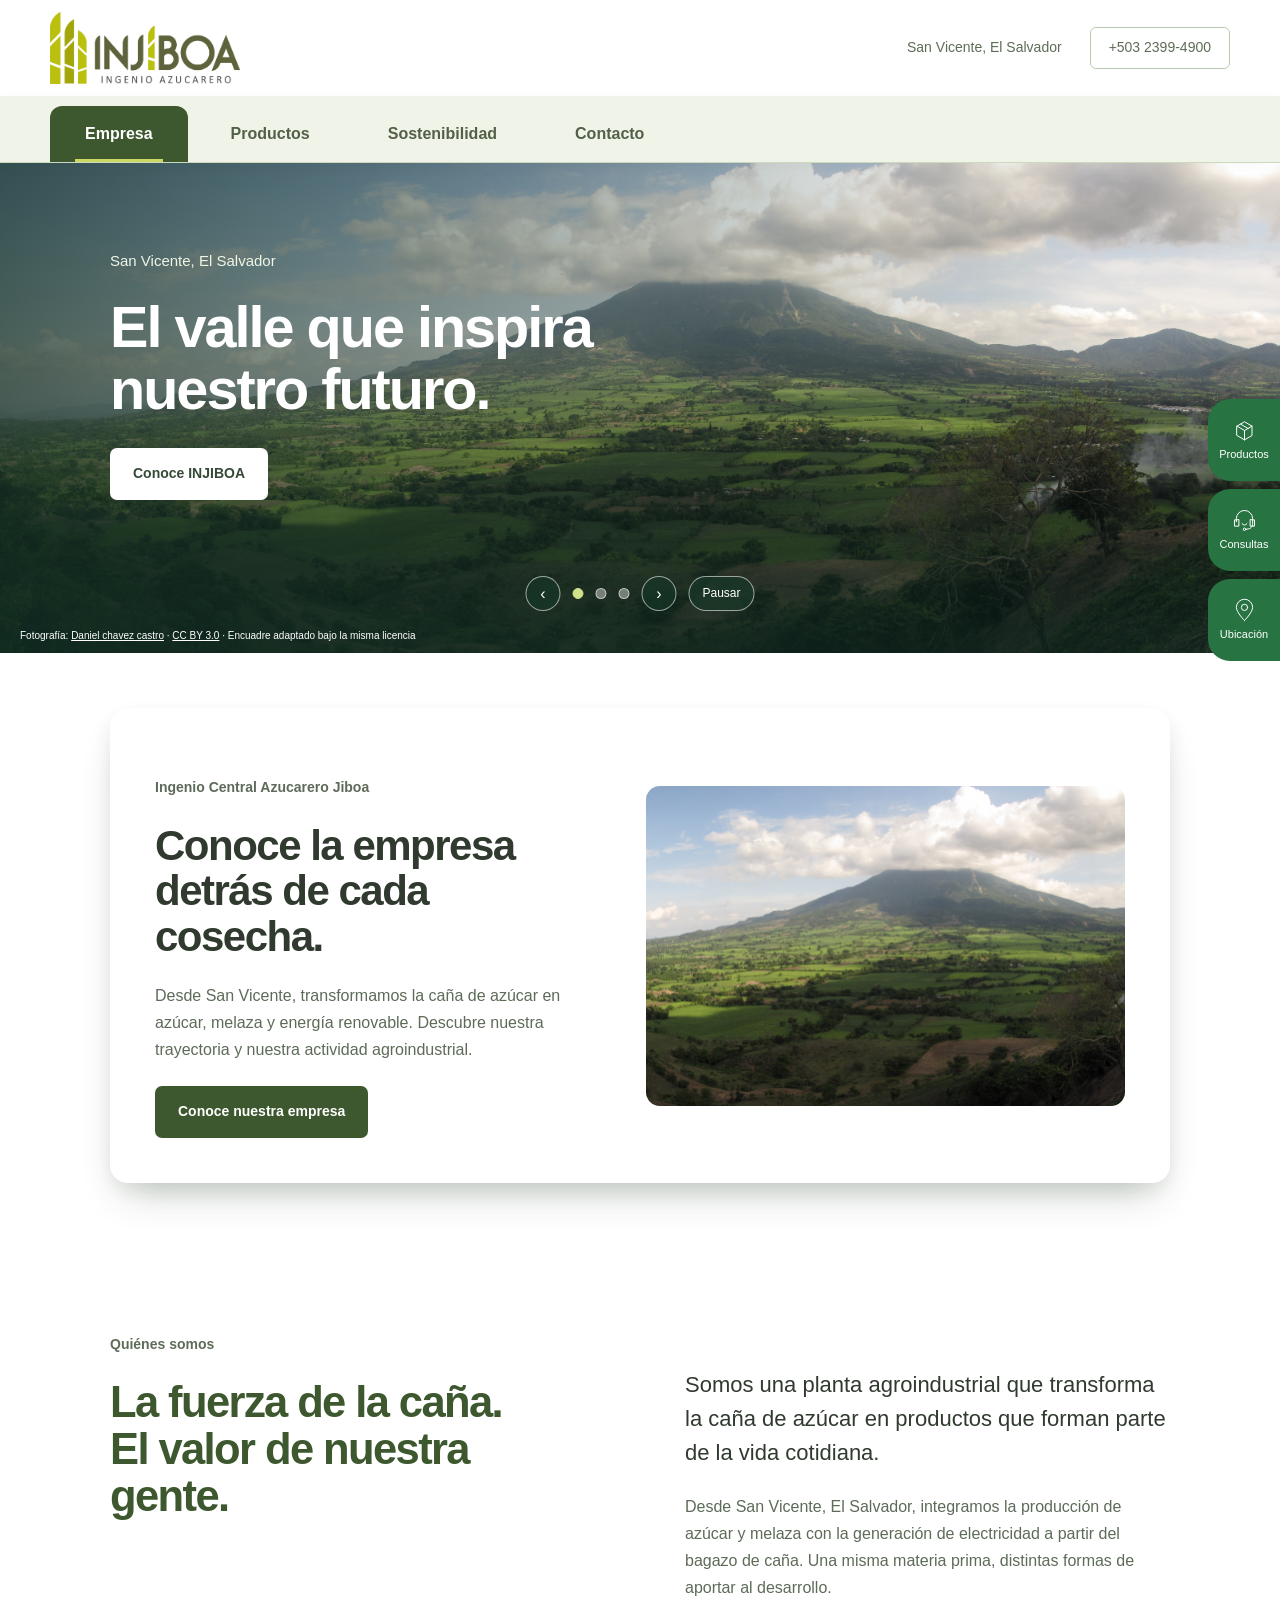
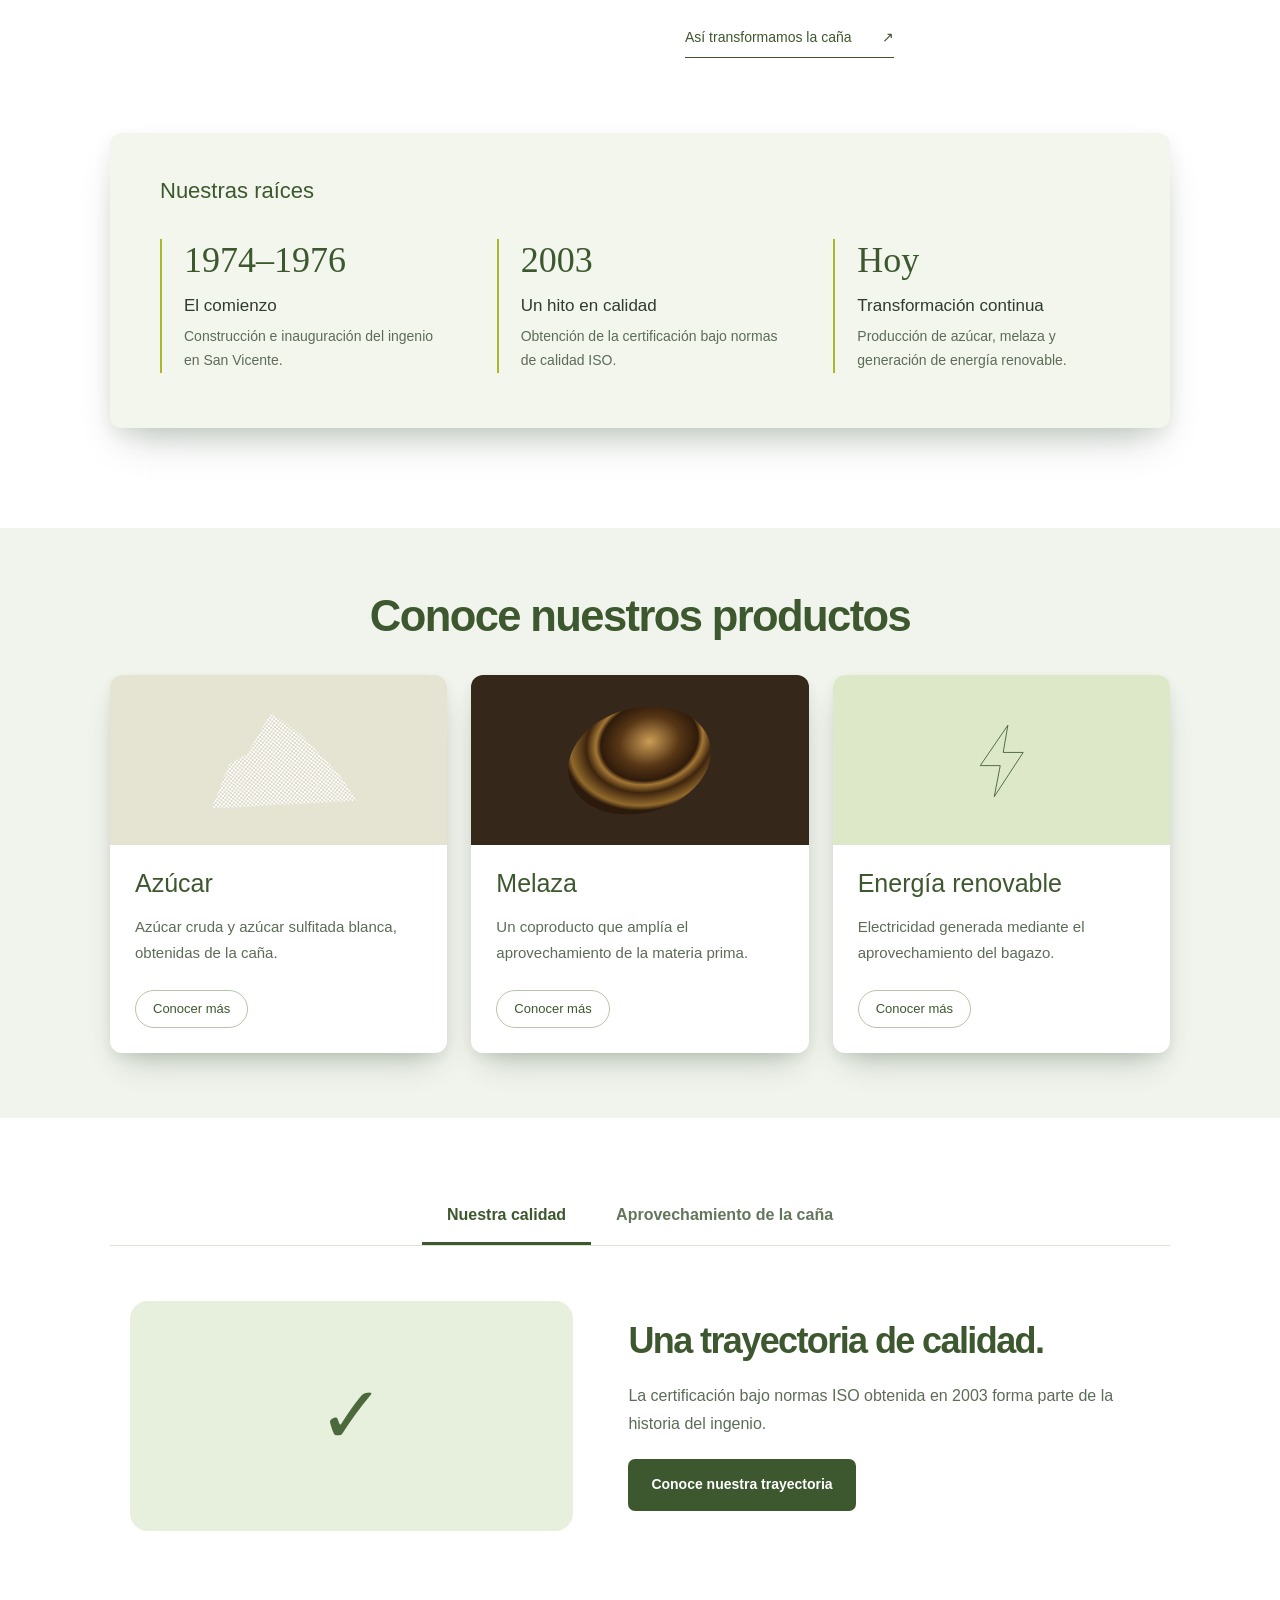
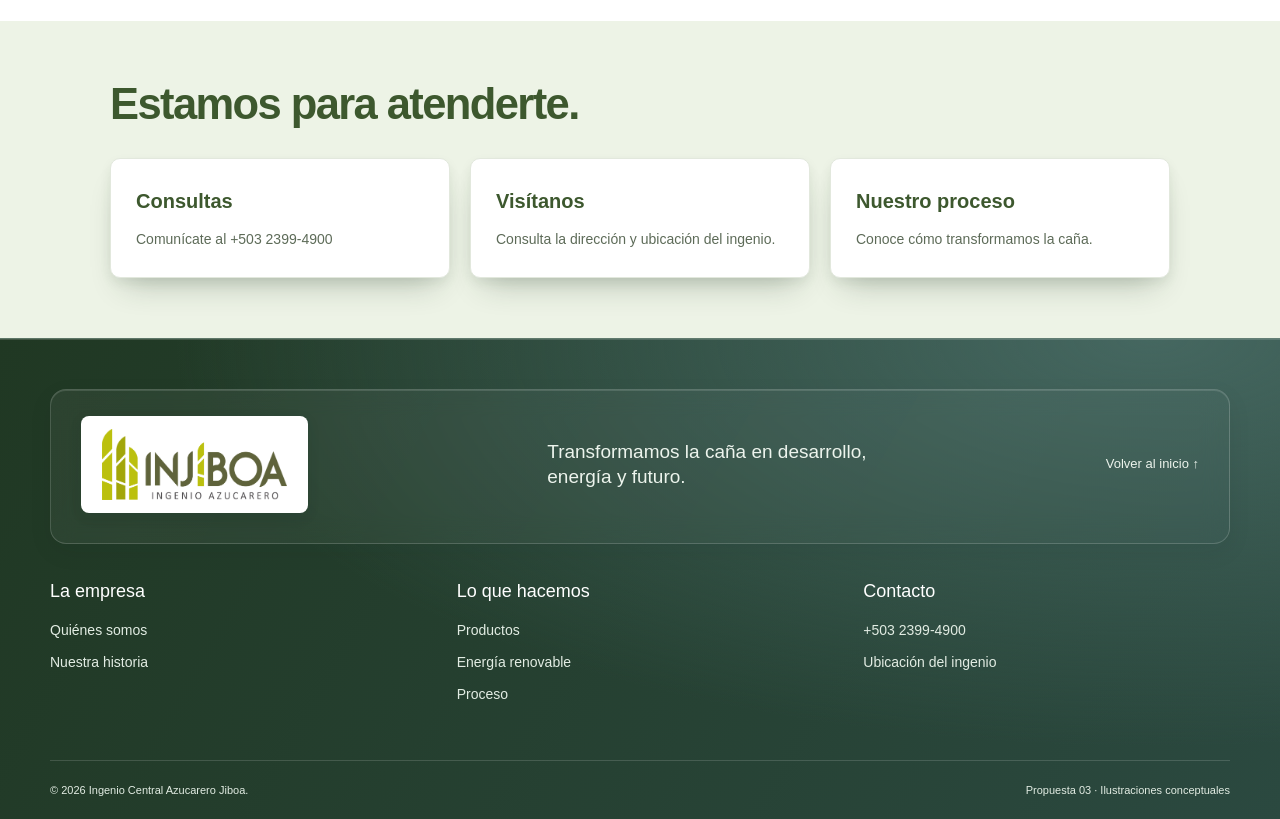
<file: PROPUESTA_3/index.html>
<!doctype html><html lang="es"><head><meta charset="utf-8"><meta name="viewport" content="width=device-width, initial-scale=1"><meta name="description" content="Información corporativa de INJIBOA: empresa, productos, sostenibilidad y contacto."><title>INJIBOA | Empresa, productos y sostenibilidad</title><link rel="stylesheet" href="base.css"><link rel="stylesheet" href="tabs.css"><script src="tabs.js" defer></script><link rel="stylesheet" href="accesos.css"><link rel="stylesheet" href="carrusel.css"><script src="carrusel.js" defer></script><link rel="stylesheet" href="portal.css"><link rel="stylesheet" href="lateral.css?v=side-5"><script src="portal.js" defer></script><script src="lateral.js?v=side-5" defer></script><link rel="stylesheet" href="menu-scroll.css"><script src="menu-scroll.js" defer></script></head><body><a class="skip" href="#contenido">Saltar al contenido</a><header class="header"><a href="#inicio" aria-label="INJIBOA, inicio"><img class="company-logo" src="assets/logo-injiboa.png" width="951" height="365" alt="INJIBOA — Ingenio Azucarero"></a><div class="utility"><span>San Vicente, El Salvador</span><a href="tel:+50323994900">+503 2399-4900</a></div></header><div class="tab-bar"><div class="wrap tab-list" role="tablist" aria-label="Información de INJIBOA"><button id="tab-empresa" role="tab" aria-selected="true" aria-controls="empresa">Empresa</button><button id="tab-oferta" role="tab" aria-selected="false" aria-controls="oferta" tabindex="-1">Productos</button><button id="tab-compromiso" role="tab" aria-selected="false" aria-controls="compromiso" tabindex="-1">Sostenibilidad</button><button id="tab-atencion" role="tab" aria-selected="false" aria-controls="atencion" tabindex="-1">Contacto</button></div></div><section class="valley-carousel" aria-label="Paisajes del valle de Jiboa" aria-roledescription="carrusel"><article class="valley-slide current" aria-label="1 de 3" ><img src="assets/valle-jiboa.jpg" alt="Panorámica del valle de Jiboa" fetchpriority="high"><div class="valley-copy"><p>San Vicente, El Salvador</p><h2>El valle que inspira<br>nuestro futuro.</h2><a class="button" href="#nosotros">Conoce INJIBOA</a></div><small class="slide-credit">Fotografía: <a href="https://commons.wikimedia.org/wiki/File:Valle_de_Jiboa_1,San_Vicente,_El_Salvador._-_panoramio.jpg" target="_blank" rel="noopener">Daniel chavez castro</a> · <a href="https://creativecommons.org/licenses/by/3.0/" target="_blank" rel="noopener">CC BY 3.0</a> · Encuadre adaptado bajo la misma licencia</small></article><article class="valley-slide " aria-label="2 de 3" aria-hidden="true" inert><img src="assets/volcan-paisaje.jpg" alt="Vista del volcán de San Vicente y su entorno" ><div class="valley-copy"><p>San Vicente, El Salvador</p><h2>Paisajes que nos<br>conectan con la tierra.</h2><a class="button" href="#nosotros">Conoce INJIBOA</a></div><small class="slide-credit">Fotografía: <a href="https://commons.wikimedia.org/wiki/File:Volcan_san_vicente.jpg" target="_blank" rel="noopener">Rafael Colindres</a> · <a href="https://creativecommons.org/licenses/by-sa/3.0/" target="_blank" rel="noopener">CC BY-SA 3.0</a> · Encuadre adaptado bajo la misma licencia</small></article><article class="valley-slide " aria-label="3 de 3" aria-hidden="true" inert><img src="assets/volcan-san-vicente.jpg" alt="Vista del volcán de San Vicente y su entorno" ><div class="valley-copy"><p>San Vicente, El Salvador</p><h2>San Vicente,<br>nuestro origen.</h2><a class="button" href="#nosotros">Conoce INJIBOA</a></div><small class="slide-credit">Fotografía: <a href="https://commons.wikimedia.org/wiki/File:San_Vicente_Volcano.jpg" target="_blank" rel="noopener">Kevin Paniagua</a> · <a href="https://creativecommons.org/licenses/by-sa/4.0/" target="_blank" rel="noopener">CC BY-SA 4.0</a> · Encuadre adaptado bajo la misma licencia</small></article><div class="valley-controls"><button class="previous" aria-label="Anterior">‹</button><button class="dot" aria-label="Ver imagen 1" aria-pressed="true"></button><button class="dot" aria-label="Ver imagen 2" aria-pressed="false"></button><button class="dot" aria-label="Ver imagen 3" aria-pressed="false"></button><button class="next" aria-label="Siguiente">›</button><button class="pause">Pausar</button></div></section><main id="contenido"><div class="tab-panel" id="empresa" role="tabpanel" aria-labelledby="tab-empresa" tabindex="0"><section id="inicio" class="portal-feature wrap"><div><p class="eyebrow">Ingenio Central Azucarero Jiboa</p><h1>Conoce la empresa detrás de cada cosecha.</h1><p>Desde San Vicente, transformamos la caña de azúcar en azúcar, melaza y energía renovable. Descubre nuestra trayectoria y nuestra actividad agroindustrial.</p><a class="button green" href="#nosotros">Conoce nuestra empresa</a></div><img src="assets/valle-jiboa.jpg" alt="Paisaje del valle de Jiboa" loading="lazy"></section><section class="intro section wrap" id="nosotros"><div><p class="eyebrow">Quiénes somos</p><h2>La fuerza de la caña.<br>El valor de nuestra gente.</h2></div><div class="intro-copy"><p class="lead">Somos una planta agroindustrial que transforma la caña de azúcar en productos que forman parte de la vida cotidiana.</p><p>Desde San Vicente, El Salvador, integramos la producción de azúcar y melaza con la generación de electricidad a partir del bagazo de caña. Una misma materia prima, distintas formas de aportar al desarrollo.</p><a class="text-link" href="#proceso">Así transformamos la caña <span aria-hidden="true">↗</span></a></div></section><section class="history wrap" id="historia" aria-labelledby="historia-title"><h2 id="historia-title">Nuestras raíces</h2><div class="timeline"><article><span class="year">1974–1976</span><h3>El comienzo</h3><p>Construcción e inauguración del ingenio en San Vicente.</p></article><article><span class="year">2003</span><h3>Un hito en calidad</h3><p>Obtención de la certificación bajo normas de calidad ISO.</p></article><article><span class="year">Hoy</span><h3>Transformación continua</h3><p>Producción de azúcar, melaza y generación de energía renovable.</p></article></div></section><section class="portal-products"><div class="wrap"><h2>Conoce nuestros productos</h2><div class="portal-cards"><article class="portal-card sugar"><div class="product-visual" aria-hidden="true"><div class="sugar-pile"></div></div><div class="portal-card-content"><h3>Azúcar</h3><p>Azúcar cruda y azúcar sulfitada blanca, obtenidas de la caña.</p><a href="#productos">Conocer más</a></div></article><article class="portal-card molasses"><div class="product-visual" aria-hidden="true"><div class="molasses-pool"></div></div><div class="portal-card-content"><h3>Melaza</h3><p>Un coproducto que amplía el aprovechamiento de la materia prima.</p><a href="#productos">Conocer más</a></div></article><article class="portal-card power"><div class="product-visual" aria-hidden="true"><svg viewBox="0 0 200 200" aria-hidden="true"><path d="M115 17 50 112h47l-14 73 68-104h-47Z"/></svg></div><div class="portal-card-content"><h3>Energía renovable</h3><p>Electricidad generada mediante el aprovechamiento del bagazo.</p><a href="#energia">Conocer más</a></div></article></div></div></section><section class="portal-insights wrap"><div class="insight-tabs" role="tablist" aria-label="Calidad y aprovechamiento"><button id="insight-quality" role="tab" aria-controls="quality-summary" aria-selected="true">Nuestra calidad</button><button id="insight-energy" role="tab" aria-controls="energy-summary" aria-selected="false" tabindex="-1">Aprovechamiento de la caña</button></div><div id="quality-summary" class="insight-content" role="tabpanel" aria-labelledby="insight-quality"><div class="insight-art" aria-hidden="true">✓</div><div><h2>Una trayectoria de calidad.</h2><p>La certificación bajo normas ISO obtenida en 2003 forma parte de la historia del ingenio.</p><a class="button green" href="#sostenibilidad">Conoce nuestra trayectoria</a></div></div><div id="energy-summary" class="insight-content" role="tabpanel" aria-labelledby="insight-energy" hidden><div class="insight-art" aria-hidden="true">↻</div><div><h2>Más posibilidades de una misma caña.</h2><p>Después de extraer el jugo, el bagazo se utiliza como biomasa para generar electricidad.</p><a class="button green" href="#energia">Descubre nuestra energía</a></div></div></section><section class="portal-contact"><div class="wrap"><h2>Estamos para atenderte.</h2><div class="portal-access"><a href="tel:+50323994900"><strong>Consultas</strong><span>Comunícate al +503 2399-4900</span></a><a href="#contacto"><strong>Visítanos</strong><span>Consulta la dirección y ubicación del ingenio.</span></a><a href="#proceso"><strong>Nuestro proceso</strong><span>Conoce cómo transformamos la caña.</span></a></div></div></section></div><div class="tab-panel" id="oferta" role="tabpanel" aria-labelledby="tab-oferta" tabindex="0" hidden><div class="page-intro"><div class="wrap"><h1>Productos de nuestra tierra</h1><p>Conoce cómo la caña se transforma en azúcar, melaza y energía renovable.</p><div class="quick-links"><a href="#productos">Nuestros productos</a><a href="#proceso">Nuestro proceso</a><a href="#contacto">Contactar al ingenio</a></div></div></div><section class="products section" id="productos"><div class="wrap"><div class="section-heading"><div><p class="eyebrow">Nuestros productos</p><h2>Una caña.<br>Muchas posibilidades.</h2></div><p>Aprovechamos su riqueza para crear productos de valor y energía de origen renovable.</p></div><div class="product-grid"><article class="product sugar"><div class="product-visual" aria-hidden="true"><div class="sugar-pile"></div><span class="visual-caption">Cristales de origen natural</span></div><div class="product-body"><h3>Azúcar</h3><p>Azúcar cruda y azúcar sulfitada blanca, obtenidas de la transformación de la caña.</p></div></article><article class="product molasses"><div class="product-visual" aria-hidden="true"><div class="molasses-pool"></div><span class="visual-caption">La riqueza de la caña</span></div><div class="product-body"><h3>Melaza</h3><p>Un coproducto del proceso azucarero que amplía el aprovechamiento de nuestra materia prima.</p></div></article><article class="product power"><div class="product-visual" aria-hidden="true"><svg viewBox="0 0 200 200"><path d="M115 17 50 112h47l-14 73 68-104h-47Z"/></svg><span class="visual-caption">Biomasa que se transforma</span></div><div class="product-body"><h3>Energía renovable</h3><p>Electricidad generada a partir del bagazo de caña, con aporte a la red nacional.</p></div></article></div></div></section><section class="section wrap" id="proceso"><div class="section-heading"><div><p class="eyebrow">Nuestro proceso</p><h2>Del campo a nuevas<br>posibilidades.</h2></div><p>Un recorrido de transformación que conecta la agricultura, la industria y la energía.</p></div><ol class="process"><li><span>01</span><h3>Recepción</h3><p>La caña llega al ingenio para iniciar su transformación.</p></li><li><span>02</span><h3>Molienda</h3><p>Extraemos el jugo y separamos el bagazo de la caña.</p></li><li><span>03</span><h3>Elaboración</h3><p>El jugo se procesa para obtener azúcar y melaza.</p></li><li><span>04</span><h3>Generación</h3><p>El bagazo se aprovecha como biomasa para producir electricidad.</p></li></ol></section></div><div class="tab-panel" id="compromiso" role="tabpanel" aria-labelledby="tab-compromiso" tabindex="0" hidden><div class="page-intro"><div class="wrap"><h1>Aprovechar más. Transformar mejor.</h1><p>La biomasa y la calidad forman parte de nuestra actividad agroindustrial.</p></div></div><section class="energy" id="energia"><div class="wrap energy-grid"><div class="energy-art" aria-label="Ciclo de aprovechamiento: caña, bagazo y energía"><div class="orbit"><span>Caña</span><span>Bagazo</span><span>Energía</span><div class="orbit-center"><svg viewBox="0 0 80 100" aria-hidden="true"><path d="M39 87V24m0 37C5 60 9 30 9 30c27 0 30 20 30 31Zm0-16C71 42 70 11 70 11 42 14 39 33 39 45Z"/></svg><small>Aprovechamiento<br>integral</small></div></div></div><div><p class="eyebrow">Energía que nace de la caña</p><h2>El campo también<br>nos da energía.</h2><p>Después de extraer el jugo de la caña, su fibra conserva un gran potencial. Este bagazo se utiliza como biomasa para generar electricidad.</p><p>Así, el proceso azucarero da paso a una nueva fuente de valor: energía renovable que contribuye al abastecimiento de El Salvador.</p><a class="button outline" href="#proceso">Explora el proceso <span aria-hidden="true">↓</span></a></div></div></section><section class="sustainability" id="sostenibilidad"><div class="wrap sustainability-grid"><div><p class="eyebrow">Calidad y sostenibilidad</p><h2>Crecer con sentido.<br>Producir con propósito.</h2><p>La calidad y el aprovechamiento de los recursos orientan nuestra actividad agroindustrial.</p></div><div class="commitments"><article><span aria-hidden="true">✓</span><div><h3>Una trayectoria de calidad</h3><p>La certificación ISO obtenida en 2003 forma parte de la historia del ingenio.</p></div></article><article><span aria-hidden="true">↻</span><div><h3>Más valor de cada cosecha</h3><p>Azúcar, melaza y biomasa: distintas formas de aprovechar la caña.</p></div></article><article><span aria-hidden="true">⌁</span><div><h3>Energía de origen renovable</h3><p>El bagazo conecta nuestra producción con la generación de electricidad.</p></div></article></div></div></section></div><div class="tab-panel" id="atencion" role="tabpanel" aria-labelledby="tab-atencion" tabindex="0" hidden><section class="section wrap contact" id="contacto"><div><p class="eyebrow">Ubicación y contacto</p><h2>Conversemos.</h2><p>Estamos en San Vicente, en el corazón de una tierra de tradición agrícola.</p><dl><dt>Visítanos</dt><dd>Km. 68½, carretera de San Vicente a Zacatecoluca.<br>Cantón San Antonio Caminos, San Vicente, El Salvador.</dd><dt>Llámanos</dt><dd><a class="phone" href="tel:+50323994900">+503 2399-4900</a></dd></dl><a class="button green" href="https://www.google.com/maps/search/?api=1&amp;query=Ingenio+Central+Azucarero+Jiboa+San+Vicente+El+Salvador" target="_blank" rel="noopener noreferrer">Ver ubicación en Google Maps <span aria-hidden="true">↗</span></a></div><div class="map-card"><svg viewBox="0 0 600 480" role="img" aria-labelledby="map-title"><title id="map-title">Ilustración de ubicación del ingenio en San Vicente, no es un mapa a escala</title><rect width="600" height="480" fill="#e5e9df"/><g fill="#cdd9c7"><path d="m0 0 230 0-74 187L0 119Z"/><path d="m389 0 211 0v142l-183 26Z"/><path d="m0 314 178-53 36 219H0Z"/><path d="m402 281 198-33v232H467Z"/></g><g stroke="#fafbf7" stroke-width="17" fill="none"><path d="m-40 176 230 35 129-110L410-30M179 510l81-221 370-80"/><path d="m380 510-73-251L282-20"/></g><path d="M400-20 332 118 303 248 250 349 199 500" fill="none" stroke="#b9a16b" stroke-width="8"/><path d="m-10 420 128-49 90 46 204-64 198 33" stroke="#acc8c7" stroke-width="12" fill="none"/><g transform="translate(303 235)"><circle r="42" fill="#123e32" opacity=".12"/><path d="M0 15s-18-20-18-31a18 18 0 1 1 36 0C18-5 0 15 0 15" fill="#123e32"/><circle cy="-16" r="6" fill="#e0bd6f"/></g><text x="356" y="94" fill="#40544a" font-size="18" font-family="Segoe UI,sans-serif">San Vicente</text><text x="321" y="277" fill="#123e32" font-weight="700" font-size="21" font-family="Segoe UI,sans-serif">Ingenio Jiboa</text><text x="230" y="441" fill="#40544a" font-size="16" font-family="Segoe UI,sans-serif">Hacia Zacatecoluca</text></svg><div class="map-caption"><span>San Vicente, El Salvador</span><small>Ubicación ilustrativa · No a escala</small></div></div></section></div></main><footer><div class="wrap footer-top"><a class="footer-brand" href="#inicio"><img class="company-logo" src="assets/logo-injiboa.png" alt="INJIBOA — Ingenio Azucarero" width="951" height="365" loading="lazy"></a><p>Transformamos la caña en desarrollo,<br>energía y futuro.</p><a href="#inicio">Volver al inicio ↑</a></div><div class="wrap footer-links"><div><h3>La empresa</h3><a href="#nosotros">Quiénes somos</a><a href="#historia">Nuestra historia</a></div><div><h3>Lo que hacemos</h3><a href="#productos">Productos</a><a href="#energia">Energía renovable</a><a href="#proceso">Proceso</a></div><div><h3>Contacto</h3><a href="tel:+50323994900">+503 2399-4900</a><a href="#contacto">Ubicación del ingenio</a></div></div><div class="wrap footer-bottom"><small>© <span id="year">2026</span> Ingenio Central Azucarero Jiboa.</small><small>Propuesta 03 · Ilustraciones conceptuales</small></div></footer><nav class="side-access" aria-label="Accesos rápidos"><div class="access-item"><button class="access-trigger" aria-expanded="false" aria-controls="access-0"><svg viewBox="0 0 40 40" aria-hidden="true"><path d="m8 13 12-7 12 7v15l-12 7-12-7Zm0 0 12 7 12-7M20 20v15M14 10l12 7"/></svg><span>Productos</span></button><div class="access-panel" id="access-0" hidden><strong>Nuestros productos</strong><p>Azúcar, melaza y energía renovable.</p><a href="#productos">Ver productos</a></div></div><div class="access-item"><button class="access-trigger" aria-expanded="false" aria-controls="access-1"><svg viewBox="0 0 40 40" aria-hidden="true"><path d="M7 22v-5a13 13 0 0 1 26 0v8c0 6-4 9-11 9M7 19H4v10h7V19Zm26 0h3v10h-7V19Z"/><path d="M16 25q4 5 8 0"/><circle cx="20" cy="34" r="2"/></svg><span>Consultas</span></button><div class="access-panel" id="access-1" hidden><strong>Comunícate con nosotros</strong><p>Ingenio Central Azucarero Jiboa.</p><a href="tel:+50323994900">Llamar: +503 2399-4900</a><a href="#contacto">Información de contacto</a></div></div><div class="access-item"><button class="access-trigger" aria-expanded="false" aria-controls="access-2"><svg viewBox="0 0 40 40" aria-hidden="true"><path d="M20 36S7 23 7 15a13 13 0 0 1 26 0c0 8-13 21-13 21Z"/><circle cx="20" cy="15" r="5"/></svg><span>Ubicación</span></button><div class="access-panel" id="access-2" hidden><strong>Visita el ingenio</strong><p>Km. 68½, carretera de San Vicente a Zacatecoluca.</p><a href="#contacto">Ver dirección y mapa</a></div></div></nav></body></html>
</file>
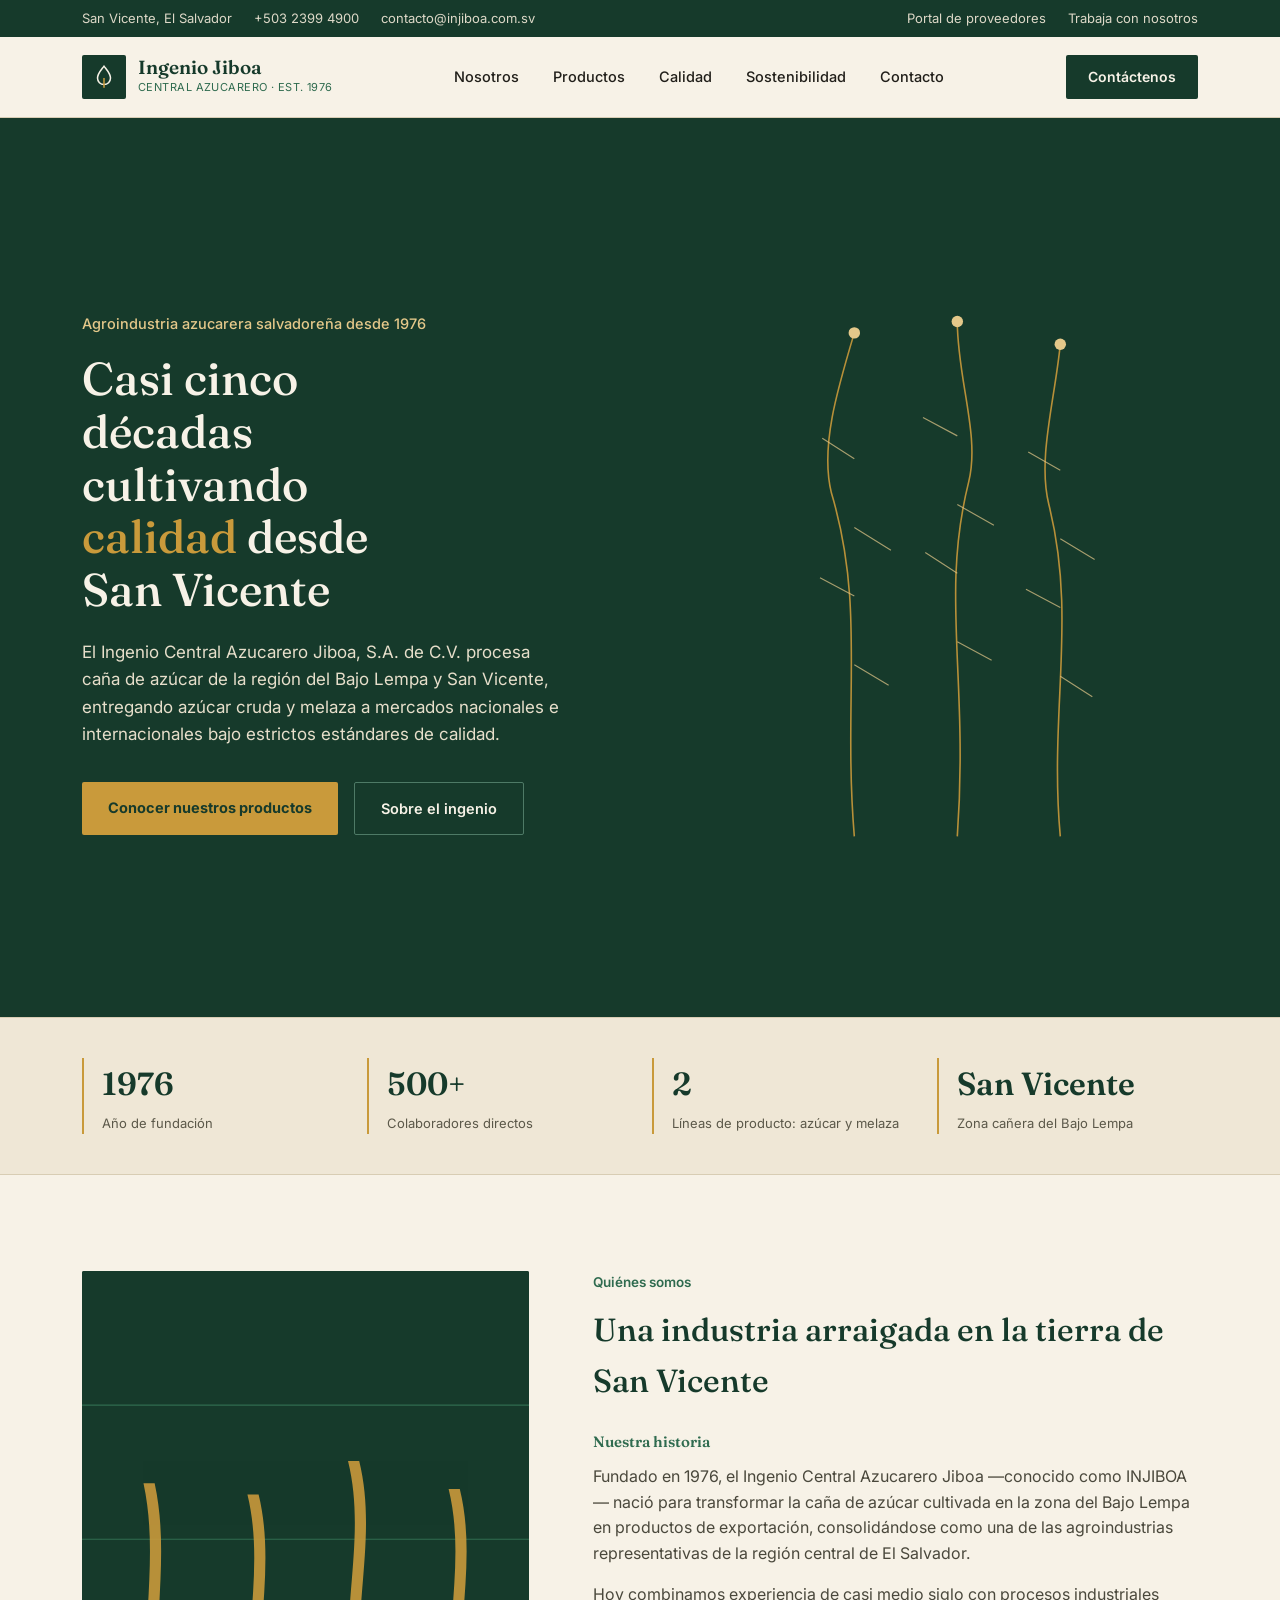
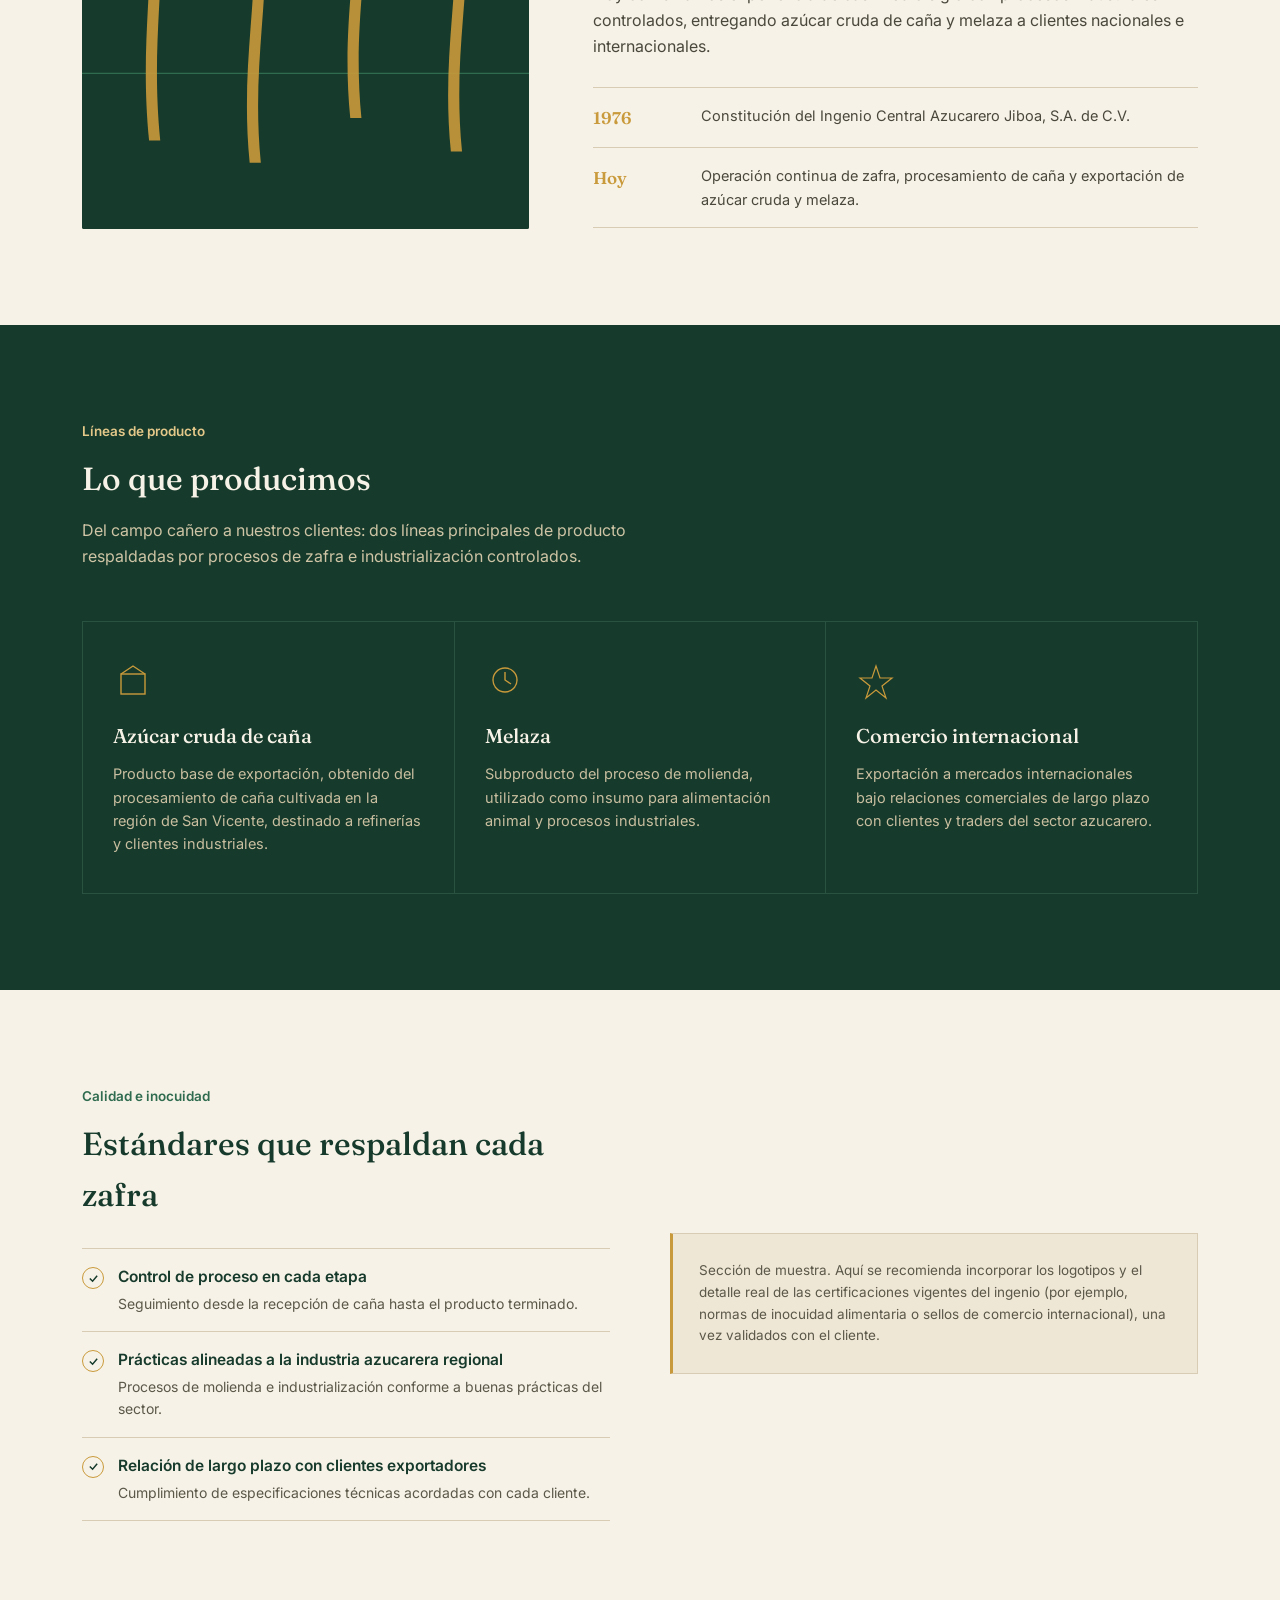
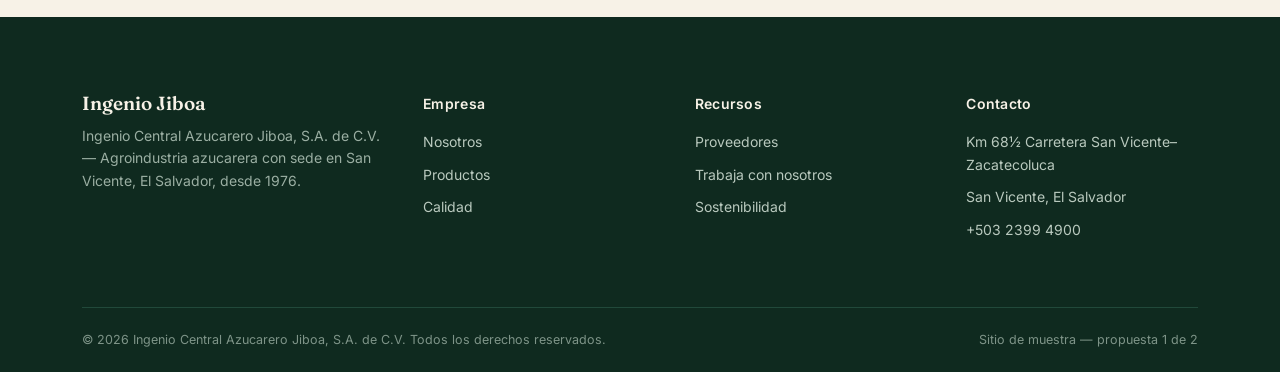
<file: PROPUESTA_5/index.html>
<!DOCTYPE html>
<html lang="es">
<head>
<meta charset="UTF-8">
<meta name="viewport" content="width=device-width, initial-scale=1.0">
<title>Ingenio Central Azucarero Jiboa, S.A. de C.V.</title>
<link rel="preconnect" href="https://fonts.googleapis.com">
<link rel="preconnect" href="https://fonts.gstatic.com" crossorigin>
<link href="https://fonts.googleapis.com/css2?family=Fraunces:opsz,wght@9..144,400;9..144,500;9..144,600&family=Inter:wght@400;500;600;700&display=swap" rel="stylesheet">
<style>
  :root{
    --verde-oscuro:#163A2B;
    --verde-medio:#2F6B4F;
    --dorado:#C99A3B;
    --dorado-suave:#E4C88A;
    --crema:#F7F2E7;
    --crema-2:#EFE7D6;
    --carbon:#211F1A;
    --blanco:#FFFFFF;
    --linea:#D8CDB4;
  }
  *{margin:0;padding:0;box-sizing:border-box;}
  html{scroll-behavior:smooth;}
  body{
    font-family:'Inter',sans-serif;
    color:var(--carbon);
    background:var(--crema);
    line-height:1.6;
    -webkit-font-smoothing:antialiased;
  }
  h1,h2,h3,.serif{font-family:'Fraunces',serif;}
  a{color:inherit;text-decoration:none;}
  img,svg{display:block;max-width:100%;}
  .wrap{max-width:1180px;margin:0 auto;padding:0 32px;}
  :focus-visible{outline:3px solid var(--dorado);outline-offset:2px;}

  /* Barra superior institucional */
  .topbar{background:var(--verde-oscuro);color:var(--crema-2);font-size:13px;}
  .topbar .wrap{display:flex;justify-content:space-between;align-items:center;padding:8px 32px;flex-wrap:wrap;gap:6px;}
  .topbar .contact-line{display:flex;gap:22px;flex-wrap:wrap;}
  .topbar .contact-line span{opacity:.92;}

  /* Encabezado */
  header.main{background:var(--crema);border-bottom:1px solid var(--linea);position:sticky;top:0;z-index:50;}
  header.main .wrap{display:flex;align-items:center;justify-content:space-between;padding:18px 32px;}
  .brand{display:flex;align-items:center;gap:12px;}
  .brand-mark{width:44px;height:44px;border-radius:2px;background:var(--verde-oscuro);display:flex;align-items:center;justify-content:center;flex-shrink:0;}
  .brand-mark svg{width:26px;height:26px;}
  .brand-name{font-family:'Fraunces',serif;font-size:19px;font-weight:600;color:var(--verde-oscuro);line-height:1.15;}
  .brand-sub{font-size:11px;letter-spacing:.04em;color:var(--verde-medio);}
  nav.primary{display:flex;gap:34px;}
  nav.primary a{font-size:14.5px;font-weight:500;color:var(--carbon);position:relative;padding:4px 0;}
  nav.primary a:hover{color:var(--verde-oscuro);}
  .btn-portal{background:var(--verde-oscuro);color:var(--crema);padding:11px 22px;font-size:14px;font-weight:600;border-radius:2px;}
  .btn-portal:hover{background:var(--verde-medio);}
  .header-actions{display:flex;align-items:center;gap:26px;}

  /* Hero */
  .hero{background:var(--verde-oscuro);color:var(--crema);position:relative;overflow:hidden;}
  .hero .wrap{display:grid;grid-template-columns:1.1fr .9fr;gap:48px;align-items:center;padding:96px 32px 84px;}
  .eyebrow{color:var(--dorado-suave);font-size:14.5px;font-weight:500;margin-bottom:18px;}
  .hero h1{font-size:46px;font-weight:500;line-height:1.15;max-width:12ch;}
  .hero h1 .accent{color:var(--dorado);}
  .hero p{margin-top:22px;font-size:17px;max-width:44ch;color:#E7DFCB;}
  .hero-cta{margin-top:34px;display:flex;gap:16px;flex-wrap:wrap;}
  .btn-gold{background:var(--dorado);color:var(--verde-oscuro);padding:14px 26px;font-weight:700;font-size:14.5px;border-radius:2px;}
  .btn-gold:hover{background:var(--dorado-suave);}
  .btn-outline{border:1px solid #4E7A66;padding:14px 26px;font-weight:600;font-size:14.5px;border-radius:2px;}
  .btn-outline:hover{border-color:var(--dorado-suave);}
  .hero-art{position:relative;}
  .hero-art svg{width:100%;height:auto;}

  /* Franja de cifras */
  .stats{background:var(--crema-2);border-top:1px solid var(--linea);border-bottom:1px solid var(--linea);}
  .stats .wrap{display:grid;grid-template-columns:repeat(4,1fr);padding:40px 32px;gap:24px;}
  .stat{border-left:2px solid var(--dorado);padding-left:18px;}
  .stat .num{font-family:'Fraunces',serif;font-size:32px;color:var(--verde-oscuro);font-weight:600;}
  .stat .label{font-size:13px;color:#5B5849;margin-top:4px;}

  section{padding:96px 0;}
  .section-head{max-width:640px;margin-bottom:52px;}
  .section-head .kicker{color:var(--verde-medio);font-weight:600;font-size:13.5px;margin-bottom:10px;}
  .section-head h2{font-size:32px;font-weight:500;color:var(--verde-oscuro);}
  .section-head p{margin-top:14px;color:#4A483C;font-size:16px;max-width:56ch;}

  /* Nosotros - imagen/texto */
  .about .wrap{display:grid;grid-template-columns:.85fr 1.15fr;gap:64px;align-items:center;}
  .about-art{background:var(--verde-oscuro);aspect-ratio:4/5;border-radius:2px;position:relative;overflow:hidden;}
  .about-art svg{position:absolute;inset:0;width:100%;height:100%;}
  .about-copy h3{font-size:15px;color:var(--verde-medio);font-weight:600;margin-bottom:10px;}
  .about-copy p{color:#4A483C;margin-bottom:16px;font-size:16px;}
  .timeline{margin-top:28px;border-top:1px solid var(--linea);}
  .t-item{display:grid;grid-template-columns:90px 1fr;gap:18px;padding:16px 0;border-bottom:1px solid var(--linea);}
  .t-item .year{font-family:'Fraunces',serif;color:var(--dorado);font-weight:600;font-size:17px;}
  .t-item .desc{font-size:14.5px;color:#4A483C;}

  /* Productos */
  .products{background:var(--verde-oscuro);color:var(--crema);}
  .products .section-head h2, .products .section-head .kicker{color:var(--crema);}
  .products .section-head .kicker{color:var(--dorado-suave);}
  .products .section-head p{color:#CFC5A6;}
  .prod-grid{display:grid;grid-template-columns:repeat(3,1fr);gap:1px;background:#2A5240;border:1px solid #2A5240;}
  .prod-card{background:var(--verde-oscuro);padding:38px 30px;}
  .prod-card .icon{width:40px;height:40px;margin-bottom:20px;}
  .prod-card h3{font-family:'Fraunces',serif;font-size:20px;font-weight:500;margin-bottom:10px;}
  .prod-card p{font-size:14.5px;color:#C9BFA0;}

  /* Calidad */
  .quality .wrap{display:grid;grid-template-columns:1fr 1fr;gap:60px;}
  .check-list{list-style:none;}
  .check-list li{display:flex;gap:14px;padding:16px 0;border-bottom:1px solid var(--linea);}
  .check-list li:first-child{border-top:1px solid var(--linea);}
  .check-list .mark{width:22px;height:22px;border:1.5px solid var(--dorado);border-radius:50%;flex-shrink:0;display:flex;align-items:center;justify-content:center;margin-top:2px;}
  .check-list .mark svg{width:11px;height:11px;}
  .check-list h4{font-size:15.5px;font-weight:600;color:var(--verde-oscuro);}
  .check-list p{font-size:14px;color:#5B5849;margin-top:3px;}
  .quality-note{background:var(--crema-2);border:1px solid var(--linea);padding:26px;font-size:13.5px;color:#5B5849;border-left:3px solid var(--dorado);}

  /* Contacto/footer */
  footer{background:#0F2A1F;color:#B9C9BE;padding-top:76px;}
  .footer-grid{display:grid;grid-template-columns:1.3fr 1fr 1fr 1fr;gap:40px;padding-bottom:56px;border-bottom:1px solid #21493A;}
  footer h5{color:var(--crema);font-size:14px;font-weight:600;margin-bottom:16px;letter-spacing:.02em;}
  footer .brand-name{color:var(--crema);}
  footer p{font-size:14px;color:#9BAFA3;max-width:34ch;}
  footer ul{list-style:none;}
  footer ul li{margin-bottom:10px;font-size:14px;}
  footer ul li a:hover{color:var(--dorado-suave);}
  .foot-bottom{display:flex;justify-content:space-between;padding:22px 0;font-size:12.5px;color:#7E9488;flex-wrap:wrap;gap:8px;}

  @media (max-width:900px){
    nav.primary{display:none;}
    .hero .wrap, .about .wrap, .quality .wrap{grid-template-columns:1fr;}
    .hero-art{order:-1;}
    .stats .wrap{grid-template-columns:repeat(2,1fr);}
    .prod-grid{grid-template-columns:1fr;}
    .footer-grid{grid-template-columns:1fr 1fr;}
    .hero h1{font-size:34px;}
  }
</style>
</head>
<body>

<div class="topbar">
  <div class="wrap">
    <div class="contact-line">
      <span>San Vicente, El Salvador</span>
      <span>+503 2399 4900</span>
      <span>contacto@injiboa.com.sv</span>
    </div>
    <div class="contact-line">
      <span>Portal de proveedores</span>
      <span>Trabaja con nosotros</span>
    </div>
  </div>
</div>

<header class="main">
  <div class="wrap">
    <div class="brand">
      <div class="brand-mark">
        <svg viewBox="0 0 24 24" fill="none"><path d="M12 2C9 6 6 9 6 13a6 6 0 0012 0c0-4-3-7-6-11z" stroke="#F7F2E7" stroke-width="1.4"/><path d="M12 22V13" stroke="#C99A3B" stroke-width="1.4"/></svg>
      </div>
      <div>
        <div class="brand-name">Ingenio Jiboa</div>
        <div class="brand-sub">CENTRAL AZUCARERO · EST. 1976</div>
      </div>
    </div>
    <nav class="primary">
      <a href="#nosotros">Nosotros</a>
      <a href="#productos">Productos</a>
      <a href="#calidad">Calidad</a>
      <a href="#sostenibilidad">Sostenibilidad</a>
      <a href="#contacto">Contacto</a>
    </nav>
    <div class="header-actions">
      <a href="#contacto" class="btn-portal">Contáctenos</a>
    </div>
  </div>
</header>

<section class="hero">
  <div class="wrap">
    <div>
      <div class="eyebrow">Agroindustria azucarera salvadoreña desde 1976</div>
      <h1>Casi cinco décadas cultivando <span class="accent">calidad</span> desde San Vicente</h1>
      <p>El Ingenio Central Azucarero Jiboa, S.A. de C.V. procesa caña de azúcar de la región del Bajo Lempa y San Vicente, entregando azúcar cruda y melaza a mercados nacionales e internacionales bajo estrictos estándares de calidad.</p>
      <div class="hero-cta">
        <a href="#productos" class="btn-gold">Conocer nuestros productos</a>
        <a href="#nosotros" class="btn-outline">Sobre el ingenio</a>
      </div>
    </div>
    <div class="hero-art">
      <svg viewBox="0 0 420 460" xmlns="http://www.w3.org/2000/svg">
        <rect width="420" height="460" fill="none"/>
        <g stroke="#C99A3B" stroke-width="1.4" opacity="0.9">
          <path d="M120 460 C110 340 130 260 100 160 C 90 120 105 70 120 20" fill="none"/>
          <path d="M210 460 C220 320 195 250 220 150 C 230 110 210 60 210 10" fill="none"/>
          <path d="M300 460 C290 350 315 270 290 170 C280 130 295 80 300 30" fill="none"/>
        </g>
        <g stroke="#E4C88A" stroke-width="1" opacity="0.7">
          <path d="M120 130 l-28 -18 M120 190 l32 20 M120 250 l-30 -16 M120 310 l30 18"/>
          <path d="M210 110 l-30 -16 M210 170 l32 18 M210 230 l-28 -18 M210 290 l30 16"/>
          <path d="M300 140 l-28 -16 M300 200 l30 18 M300 260 l-30 -16 M300 320 l28 18"/>
        </g>
        <circle cx="120" cy="20" r="5" fill="#E4C88A"/>
        <circle cx="210" cy="10" r="5" fill="#E4C88A"/>
        <circle cx="300" cy="30" r="5" fill="#E4C88A"/>
      </svg>
    </div>
  </div>
</section>

<div class="stats">
  <div class="wrap">
    <div class="stat"><div class="num">1976</div><div class="label">Año de fundación</div></div>
    <div class="stat"><div class="num">500+</div><div class="label">Colaboradores directos</div></div>
    <div class="stat"><div class="num">2</div><div class="label">Líneas de producto: azúcar y melaza</div></div>
    <div class="stat"><div class="num">San Vicente</div><div class="label">Zona cañera del Bajo Lempa</div></div>
  </div>
</div>

<section class="about" id="nosotros">
  <div class="wrap">
    <div class="about-art">
      <svg viewBox="0 0 400 500" xmlns="http://www.w3.org/2000/svg">
        <rect width="400" height="500" fill="#163A2B"/>
        <g fill="none" stroke="#2F6B4F" stroke-width="1">
          <line x1="0" y1="120" x2="400" y2="120"/>
          <line x1="0" y1="240" x2="400" y2="240"/>
          <line x1="0" y1="360" x2="400" y2="360"/>
        </g>
        <g fill="#C99A3B" opacity="0.9">
          <path d="M60 420 C50 320 70 260 55 190 L65 190 C80 260 60 320 70 420 Z"/>
          <path d="M150 440 C140 340 165 270 148 200 L158 200 C175 270 150 340 160 440 Z"/>
          <path d="M240 400 C230 300 255 240 238 170 L248 170 C265 240 240 300 250 400 Z"/>
          <path d="M330 430 C320 330 345 265 328 195 L338 195 C355 265 330 330 340 430 Z"/>
        </g>
      </svg>
    </div>
    <div class="about-copy">
      <div class="section-head" style="margin-bottom:24px;">
        <div class="kicker">Quiénes somos</div>
        <h2>Una industria arraigada en la tierra de San Vicente</h2>
      </div>
      <h3>Nuestra historia</h3>
      <p>Fundado en 1976, el Ingenio Central Azucarero Jiboa —conocido como INJIBOA— nació para transformar la caña de azúcar cultivada en la zona del Bajo Lempa en productos de exportación, consolidándose como una de las agroindustrias representativas de la región central de El Salvador.</p>
      <p>Hoy combinamos experiencia de casi medio siglo con procesos industriales controlados, entregando azúcar cruda de caña y melaza a clientes nacionales e internacionales.</p>
      <div class="timeline">
        <div class="t-item"><div class="year">1976</div><div class="desc">Constitución del Ingenio Central Azucarero Jiboa, S.A. de C.V.</div></div>
        <div class="t-item"><div class="year">Hoy</div><div class="desc">Operación continua de zafra, procesamiento de caña y exportación de azúcar cruda y melaza.</div></div>
      </div>
    </div>
  </div>
</section>

<section class="products" id="productos">
  <div class="wrap">
    <div class="section-head">
      <div class="kicker">Líneas de producto</div>
      <h2>Lo que producimos</h2>
      <p>Del campo cañero a nuestros clientes: dos líneas principales de producto respaldadas por procesos de zafra e industrialización controlados.</p>
    </div>
    <div class="prod-grid">
      <div class="prod-card">
        <div class="icon">
          <svg viewBox="0 0 40 40" fill="none"><rect x="8" y="14" width="24" height="20" stroke="#C99A3B" stroke-width="1.4"/><path d="M8 14l12-8 12 8" stroke="#C99A3B" stroke-width="1.4"/></svg>
        </div>
        <h3>Azúcar cruda de caña</h3>
        <p>Producto base de exportación, obtenido del procesamiento de caña cultivada en la región de San Vicente, destinado a refinerías y clientes industriales.</p>
      </div>
      <div class="prod-card">
        <div class="icon">
          <svg viewBox="0 0 40 40" fill="none"><circle cx="20" cy="20" r="12" stroke="#C99A3B" stroke-width="1.4"/><path d="M20 12v8l6 4" stroke="#C99A3B" stroke-width="1.4"/></svg>
        </div>
        <h3>Melaza</h3>
        <p>Subproducto del proceso de molienda, utilizado como insumo para alimentación animal y procesos industriales.</p>
      </div>
      <div class="prod-card">
        <div class="icon">
          <svg viewBox="0 0 40 40" fill="none"><path d="M20 6l4 12h12l-10 8 4 12-10-8-10 8 4-12-10-8h12z" stroke="#C99A3B" stroke-width="1.2"/></svg>
        </div>
        <h3>Comercio internacional</h3>
        <p>Exportación a mercados internacionales bajo relaciones comerciales de largo plazo con clientes y traders del sector azucarero.</p>
      </div>
    </div>
  </div>
</section>

<section class="quality" id="calidad">
  <div class="wrap">
    <div>
      <div class="section-head" style="margin-bottom:28px;">
        <div class="kicker">Calidad e inocuidad</div>
        <h2>Estándares que respaldan cada zafra</h2>
      </div>
      <ul class="check-list">
        <li>
          <div class="mark"><svg viewBox="0 0 12 12" fill="none"><path d="M2 6l3 3 5-6" stroke="#163A2B" stroke-width="1.6"/></svg></div>
          <div><h4>Control de proceso en cada etapa</h4><p>Seguimiento desde la recepción de caña hasta el producto terminado.</p></div>
        </li>
        <li>
          <div class="mark"><svg viewBox="0 0 12 12" fill="none"><path d="M2 6l3 3 5-6" stroke="#163A2B" stroke-width="1.6"/></svg></div>
          <div><h4>Prácticas alineadas a la industria azucarera regional</h4><p>Procesos de molienda e industrialización conforme a buenas prácticas del sector.</p></div>
        </li>
        <li>
          <div class="mark"><svg viewBox="0 0 12 12" fill="none"><path d="M2 6l3 3 5-6" stroke="#163A2B" stroke-width="1.6"/></svg></div>
          <div><h4>Relación de largo plazo con clientes exportadores</h4><p>Cumplimiento de especificaciones técnicas acordadas con cada cliente.</p></div>
        </li>
      </ul>
    </div>
    <div style="display:flex;flex-direction:column;gap:20px;justify-content:center;">
      <div class="quality-note">
        Sección de muestra. Aquí se recomienda incorporar los logotipos y el detalle real de las certificaciones vigentes del ingenio (por ejemplo, normas de inocuidad alimentaria o sellos de comercio internacional), una vez validados con el cliente.
      </div>
    </div>
  </div>
</section>

<footer id="contacto">
  <div class="wrap">
    <div class="footer-grid">
      <div>
        <div class="brand-name" style="font-size:19px;margin-bottom:10px;">Ingenio Jiboa</div>
        <p>Ingenio Central Azucarero Jiboa, S.A. de C.V. — Agroindustria azucarera con sede en San Vicente, El Salvador, desde 1976.</p>
      </div>
      <div>
        <h5>Empresa</h5>
        <ul>
          <li><a href="#nosotros">Nosotros</a></li>
          <li><a href="#productos">Productos</a></li>
          <li><a href="#calidad">Calidad</a></li>
        </ul>
      </div>
      <div>
        <h5>Recursos</h5>
        <ul>
          <li><a href="#">Proveedores</a></li>
          <li><a href="#">Trabaja con nosotros</a></li>
          <li><a href="#">Sostenibilidad</a></li>
        </ul>
      </div>
      <div>
        <h5>Contacto</h5>
        <ul>
          <li>Km 68½ Carretera San Vicente–Zacatecoluca</li>
          <li>San Vicente, El Salvador</li>
          <li>+503 2399 4900</li>
        </ul>
      </div>
    </div>
    <div class="foot-bottom">
      <span>© 2026 Ingenio Central Azucarero Jiboa, S.A. de C.V. Todos los derechos reservados.</span>
      <span>Sitio de muestra — propuesta 1 de 2</span>
    </div>
  </div>
</footer>

</body>
</html>
</file>
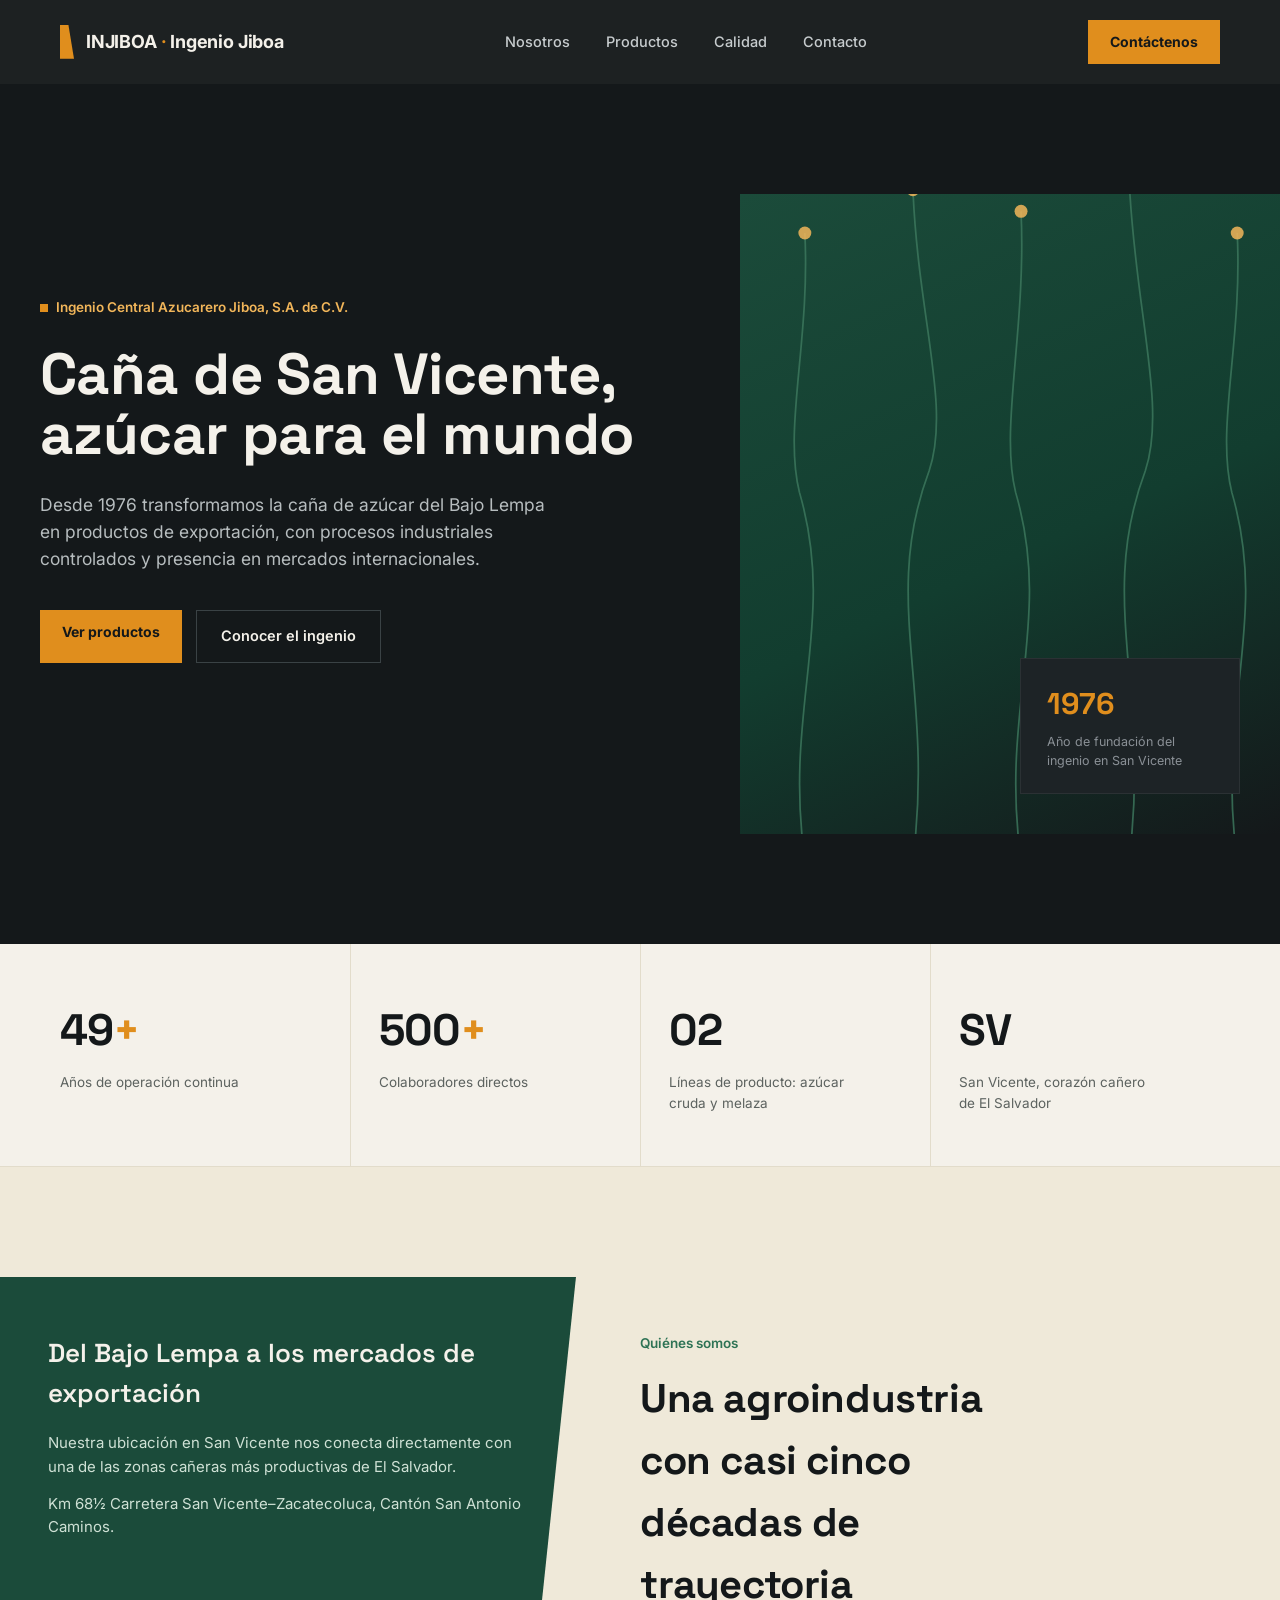
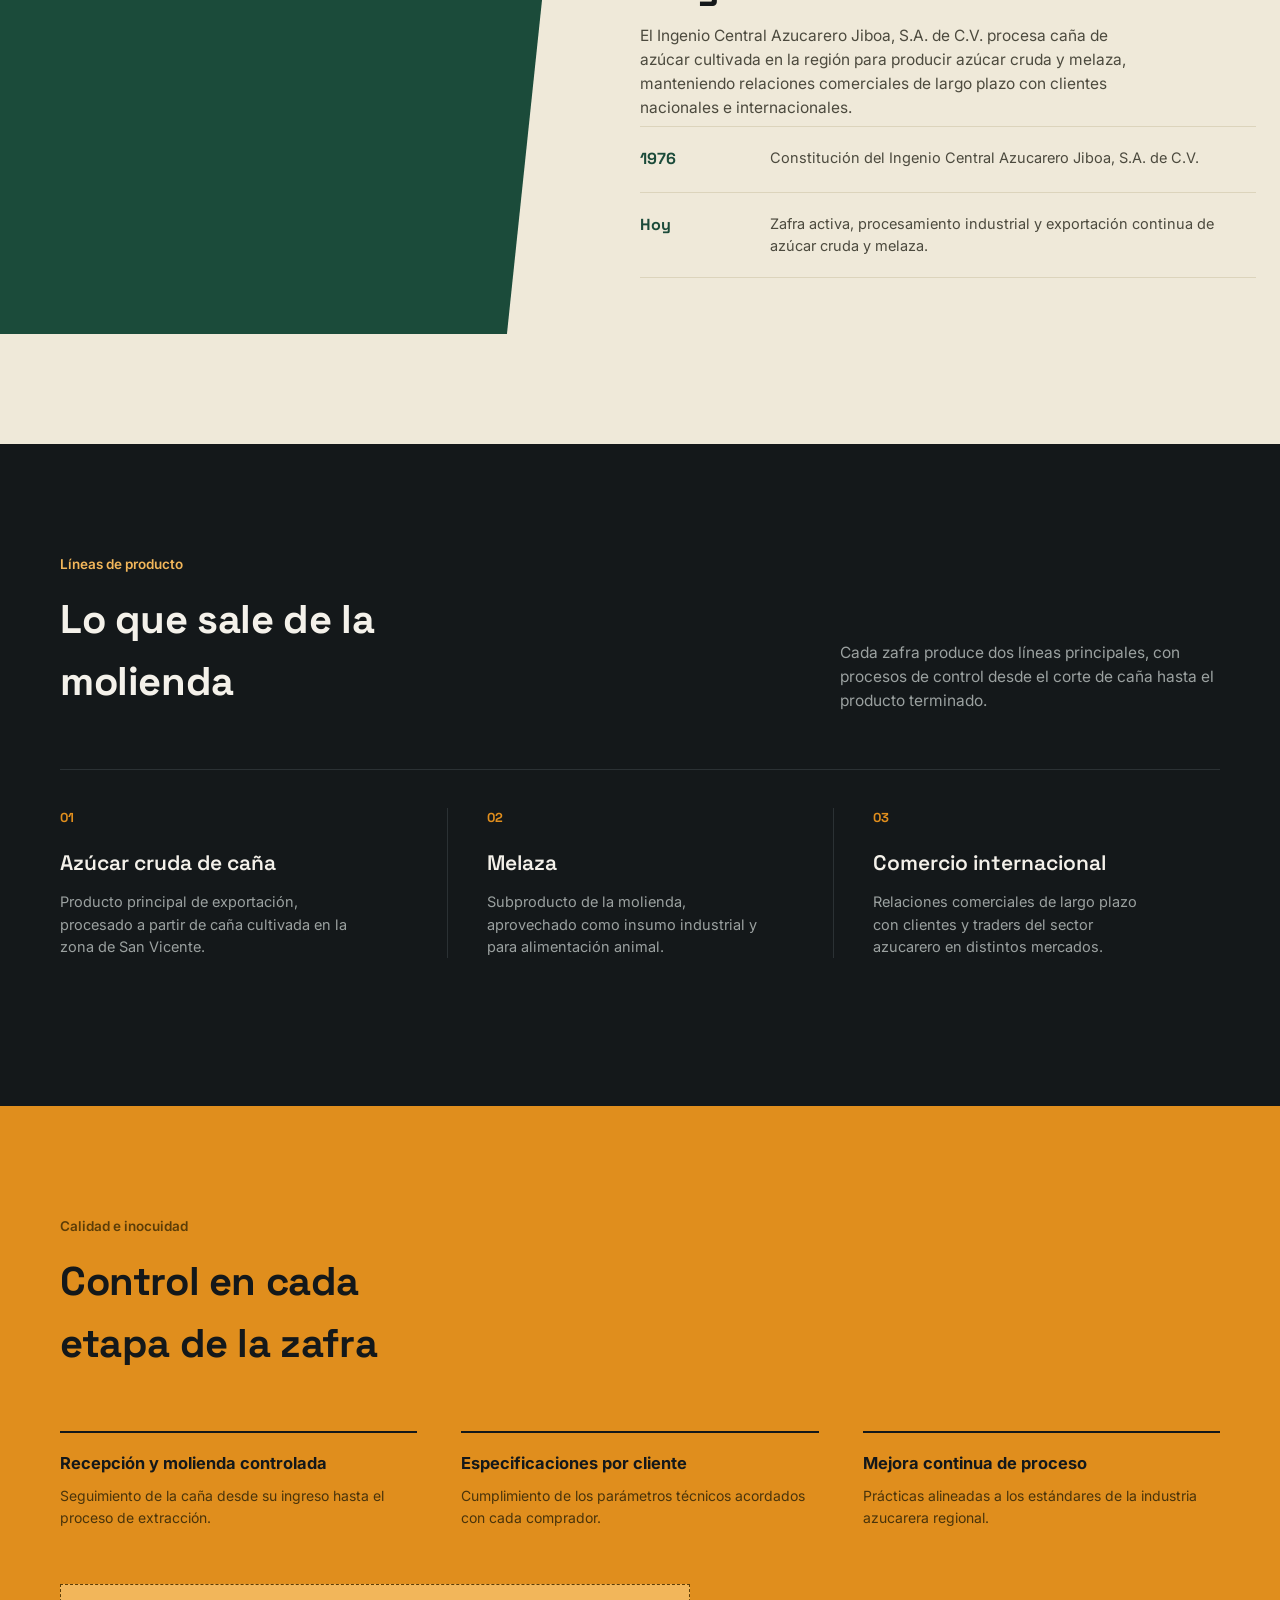
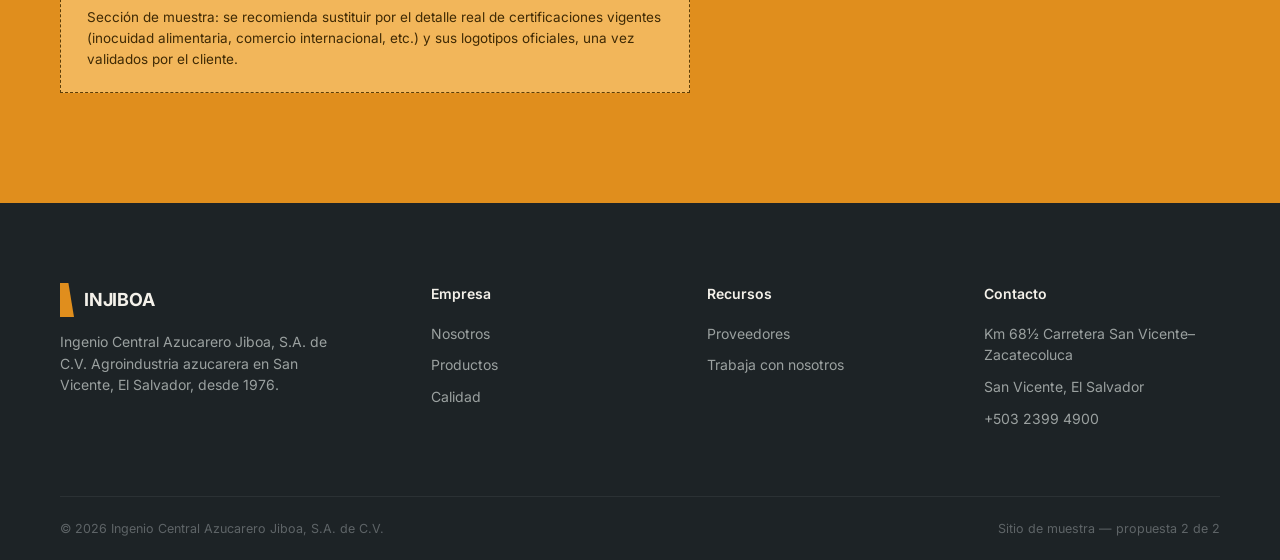
<file: PROPUESTA_6/index.html>
<!DOCTYPE html>
<html lang="es">
<head>
<meta charset="UTF-8">
<meta name="viewport" content="width=device-width, initial-scale=1.0">
<title>Ingenio Central Azucarero Jiboa, S.A. de C.V.</title>
<link rel="preconnect" href="https://fonts.googleapis.com">
<link rel="preconnect" href="https://fonts.gstatic.com" crossorigin>
<link href="https://fonts.googleapis.com/css2?family=Space+Grotesk:wght@500;600;700&family=Inter:wght@400;500;600;700&display=swap" rel="stylesheet">
<style>
  :root{
    --carbon:#14181A;
    --carbon-2:#1D2326;
    --ambar:#E08E1D;
    --ambar-suave:#F2B65A;
    --verde:#1B4B3A;
    --verde-suave:#2E7355;
    --hueso:#F4F1EA;
    --gris:#8A9096;
    --linea:#2B3134;
  }
  *{margin:0;padding:0;box-sizing:border-box;}
  html{scroll-behavior:smooth;}
  body{
    font-family:'Inter',sans-serif;
    background:var(--hueso);
    color:var(--carbon);
    line-height:1.55;
    -webkit-font-smoothing:antialiased;
  }
  h1,h2,h3,.display{font-family:'Space Grotesk',sans-serif;}
  a{color:inherit;text-decoration:none;}
  img,svg{display:block;max-width:100%;}
  .wrap{max-width:1240px;margin:0 auto;padding:0 40px;}
  :focus-visible{outline:3px solid var(--ambar);outline-offset:2px;}

  header{position:sticky;top:0;z-index:60;background:rgba(20,24,26,0.96);backdrop-filter:blur(6px);}
  header .wrap{display:flex;align-items:center;justify-content:space-between;padding:20px 40px;}
  .brand{display:flex;align-items:center;gap:12px;}
  .brand-mark{width:14px;height:34px;background:var(--ambar);clip-path:polygon(0 100%, 100% 100%, 60% 0, 0 0);}
  .brand-name{color:var(--hueso);font-weight:700;font-size:18px;letter-spacing:-.01em;}
  .brand-name span{color:var(--ambar);}
  nav.primary{display:flex;gap:36px;}
  nav.primary a{color:#C7CCCE;font-size:14.5px;font-weight:500;}
  nav.primary a:hover{color:var(--hueso);}
  .btn-ambar{background:var(--ambar);color:var(--carbon);padding:11px 22px;font-weight:700;font-size:14px;}
  .btn-ambar:hover{background:var(--ambar-suave);}

  /* HERO asimétrico */
  .hero{background:var(--carbon);color:var(--hueso);position:relative;overflow:hidden;}
  .hero-inner{display:grid;grid-template-columns:1.3fr .95fr;min-height:640px;}
  .hero-copy{padding:100px 0 80px 40px;max-width:640px;position:relative;z-index:2;}
  .hero-copy .tag{display:inline-flex;align-items:center;gap:8px;color:var(--ambar-suave);font-size:13.5px;font-weight:600;margin-bottom:26px;}
  .hero-copy .tag::before{content:"";width:8px;height:8px;background:var(--ambar);display:inline-block;}
  .hero h1{font-size:clamp(38px,5vw,58px);font-weight:700;line-height:1.04;letter-spacing:-.01em;}
  .hero p{margin-top:26px;font-size:17.5px;color:#B7BDBF;max-width:46ch;}
  .hero-cta{margin-top:38px;display:flex;gap:14px;flex-wrap:wrap;}
  .btn-outline-light{border:1.5px solid #3A4245;color:var(--hueso);padding:14px 24px;font-weight:600;font-size:14.5px;}
  .btn-outline-light:hover{border-color:var(--ambar);}

  .hero-visual{position:relative;background:linear-gradient(155deg,var(--verde) 0%,#123D2F 55%,var(--carbon) 100%);}
  .hero-visual svg{position:absolute;inset:0;width:100%;height:100%;}
  .hero-figure{position:absolute;right:40px;bottom:40px;background:var(--carbon-2);border:1px solid var(--linea);padding:22px 26px;max-width:220px;}
  .hero-figure .n{font-family:'Space Grotesk',sans-serif;font-size:30px;font-weight:700;color:var(--ambar);}
  .hero-figure .l{font-size:12.5px;color:var(--gris);margin-top:4px;}

  /* Cifras — protagonismo numérico */
  .metrics{background:var(--hueso);border-bottom:1px solid #E2DCCB;}
  .metrics .wrap{display:grid;grid-template-columns:repeat(4,1fr);}
  .metric{padding:52px 28px;border-left:1px solid #E2DCCB;}
  .metric:first-child{border-left:none;padding-left:0;}
  .metric .n{font-family:'Space Grotesk',sans-serif;font-size:44px;font-weight:700;color:var(--carbon);letter-spacing:-.02em;}
  .metric .n .u{color:var(--ambar);}
  .metric .l{font-size:13.5px;color:#5C625F;margin-top:8px;max-width:22ch;}

  section{padding:110px 0;}
  .head-row{display:flex;justify-content:space-between;align-items:flex-end;gap:40px;margin-bottom:56px;flex-wrap:wrap;}
  .head-row .tag{color:var(--verde-suave);font-weight:600;font-size:13.5px;margin-bottom:14px;display:block;}
  .head-row h2{font-size:clamp(28px,3.4vw,40px);font-weight:700;letter-spacing:-.01em;max-width:14ch;}
  .head-row .desc{max-width:38ch;font-size:15.5px;color:#565B58;}

  /* Nosotros - asimétrico con panel diagonal */
  .about{background:#EFE9D9;}
  .about-grid{display:grid;grid-template-columns:.9fr 1.1fr;gap:0;align-items:stretch;}
  .about-panel{background:var(--verde);color:var(--hueso);padding:56px 48px;position:relative;overflow:hidden;clip-path:polygon(0 0,100% 0,88% 100%,0% 100%);}
  .about-panel h3{font-size:26px;font-weight:600;margin-bottom:18px;}
  .about-panel p{color:#CFE1D5;font-size:15px;margin-bottom:14px;}
  .about-text{padding:56px 24px 56px 64px;}
  .fact-list{display:grid;gap:0;margin-top:6px;}
  .fact{display:grid;grid-template-columns:110px 1fr;gap:20px;padding:20px 0;border-bottom:1px solid #DCD4BC;}
  .fact:first-child{border-top:1px solid #DCD4BC;}
  .fact .y{font-family:'Space Grotesk',sans-serif;font-weight:700;color:var(--verde);}
  .fact .d{font-size:14.5px;color:#4C4A3E;}

  /* Productos - grid tarjetas cuadradas planas */
  .products{background:var(--carbon);color:var(--hueso);}
  .products .head-row h2, .products .head-row .tag{color:var(--hueso);}
  .products .head-row .tag{color:var(--ambar-suave);}
  .products .head-row .desc{color:#9BA1A0;}
  .prod-row{display:grid;grid-template-columns:repeat(3,1fr);}
  .prod{border-top:1px solid var(--linea);padding:38px 0;position:relative;}
  .prod:not(:first-child){padding-left:40px;}
  .prod:not(:first-child)::before{content:"";position:absolute;left:0;top:38px;bottom:38px;width:1px;background:var(--linea);}
  .prod .idx{font-family:'Space Grotesk',sans-serif;color:var(--ambar);font-size:13px;font-weight:700;margin-bottom:18px;}
  .prod h3{font-size:21px;font-weight:600;margin-bottom:12px;}
  .prod p{font-size:14.5px;color:#9BA1A0;max-width:32ch;}

  /* Calidad — banda ámbar */
  .quality{background:var(--ambar);color:var(--carbon);}
  .quality .head-row .tag{color:#5C3D07;}
  .quality-grid{display:grid;grid-template-columns:repeat(3,1fr);gap:44px;}
  .q-item{border-top:2px solid var(--carbon);padding-top:18px;}
  .q-item h4{font-size:16.5px;font-weight:700;margin-bottom:8px;}
  .q-item p{font-size:14px;color:#4A340B;}
  .quality-note{margin-top:56px;background:#F2B65A;border:1px dashed #5C3D07;padding:22px 26px;font-size:13.5px;color:#3F2A05;max-width:70ch;}

  footer{background:var(--carbon-2);color:#9BA1A0;padding:80px 0 0;}
  .foot-grid{display:grid;grid-template-columns:1.4fr 1fr 1fr 1fr;gap:40px;padding-bottom:56px;border-bottom:1px solid var(--linea);}
  footer h5{color:var(--hueso);font-size:14px;font-weight:600;margin-bottom:18px;}
  footer .brand-name{margin-bottom:14px;display:inline-flex;}
  footer p{font-size:14px;max-width:32ch;}
  footer ul{list-style:none;}
  footer ul li{margin-bottom:10px;font-size:14px;}
  footer ul li a:hover{color:var(--ambar-suave);}
  .foot-bottom{display:flex;justify-content:space-between;padding:22px 0;font-size:12.5px;color:#5E6467;flex-wrap:wrap;gap:8px;}

  @media (max-width:900px){
    nav.primary{display:none;}
    .hero-inner{grid-template-columns:1fr;}
    .hero-visual{min-height:280px;}
    .hero-figure{position:static;margin:24px 40px;max-width:none;}
    .hero-copy{padding:64px 24px 40px;}
    .metrics .wrap{grid-template-columns:1fr 1fr;}
    .metric{padding:32px 20px;border-left:none;border-top:1px solid #E2DCCB;}
    .about-grid{grid-template-columns:1fr;}
    .about-panel{clip-path:none;}
    .about-text{padding:40px 24px;}
    .prod-row{grid-template-columns:1fr;}
    .prod:not(:first-child){padding-left:0;}
    .prod:not(:first-child)::before{display:none;}
    .quality-grid{grid-template-columns:1fr;gap:28px;}
    .foot-grid{grid-template-columns:1fr 1fr;}
  }
</style>
</head>
<body>

<header>
  <div class="wrap">
    <div class="brand">
      <div class="brand-mark"></div>
      <div class="brand-name">INJIBOA <span>·</span> Ingenio Jiboa</div>
    </div>
    <nav class="primary">
      <a href="#nosotros">Nosotros</a>
      <a href="#productos">Productos</a>
      <a href="#calidad">Calidad</a>
      <a href="#contacto">Contacto</a>
    </nav>
    <a href="#contacto" class="btn-ambar">Contáctenos</a>
  </div>
</header>

<section class="hero">
  <div class="hero-inner">
    <div class="hero-copy">
      <div class="tag">Ingenio Central Azucarero Jiboa, S.A. de C.V.</div>
      <h1>Caña de San Vicente, azúcar para el mundo</h1>
      <p>Desde 1976 transformamos la caña de azúcar del Bajo Lempa en productos de exportación, con procesos industriales controlados y presencia en mercados internacionales.</p>
      <div class="hero-cta">
        <a href="#productos" class="btn-ambar">Ver productos</a>
        <a href="#nosotros" class="btn-outline-light">Conocer el ingenio</a>
      </div>
    </div>
    <div class="hero-visual">
      <svg viewBox="0 0 500 640" preserveAspectRatio="xMidYMid slice" xmlns="http://www.w3.org/2000/svg">
        <g stroke="#3E7A5F" stroke-width="1.6" opacity="0.8" fill="none">
          <path d="M60 640 C40 500 90 420 55 300 C40 240 65 160 60 60"/>
          <path d="M160 640 C180 480 130 400 175 280 C195 220 165 140 160 20"/>
          <path d="M260 640 C240 500 290 420 255 300 C240 240 265 150 260 40"/>
          <path d="M360 640 C380 480 330 400 375 280 C395 220 365 130 360 10"/>
          <path d="M460 640 C440 500 490 420 455 300 C440 240 465 160 460 60"/>
        </g>
        <g fill="#F2B65A" opacity="0.85">
          <circle cx="60" cy="60" r="6"/><circle cx="160" cy="20" r="6"/><circle cx="260" cy="40" r="6"/><circle cx="360" cy="10" r="6"/><circle cx="460" cy="60" r="6"/>
        </g>
      </svg>
      <div class="hero-figure">
        <div class="n">1976</div>
        <div class="l">Año de fundación del ingenio en San Vicente</div>
      </div>
    </div>
  </div>
</section>

<div class="metrics">
  <div class="wrap">
    <div class="metric"><div class="n">49<span class="u">+</span></div><div class="l">Años de operación continua</div></div>
    <div class="metric"><div class="n">500<span class="u">+</span></div><div class="l">Colaboradores directos</div></div>
    <div class="metric"><div class="n">02</div><div class="l">Líneas de producto: azúcar cruda y melaza</div></div>
    <div class="metric"><div class="n">SV</div><div class="l">San Vicente, corazón cañero de El Salvador</div></div>
  </div>
</div>

<section class="about" id="nosotros">
  <div class="about-grid">
    <div class="about-panel">
      <h3>Del Bajo Lempa a los mercados de exportación</h3>
      <p>Nuestra ubicación en San Vicente nos conecta directamente con una de las zonas cañeras más productivas de El Salvador.</p>
      <p>Km 68½ Carretera San Vicente–Zacatecoluca, Cantón San Antonio Caminos.</p>
    </div>
    <div class="about-text">
      <div class="head-row" style="margin-bottom:8px;">
        <div>
          <span class="tag">Quiénes somos</span>
          <h2>Una agroindustria con casi cinco décadas de trayectoria</h2>
        </div>
      </div>
      <p class="desc" style="max-width:52ch;font-size:15.5px;color:#4C4A3E;">El Ingenio Central Azucarero Jiboa, S.A. de C.V. procesa caña de azúcar cultivada en la región para producir azúcar cruda y melaza, manteniendo relaciones comerciales de largo plazo con clientes nacionales e internacionales.</p>
      <div class="fact-list">
        <div class="fact"><div class="y">1976</div><div class="d">Constitución del Ingenio Central Azucarero Jiboa, S.A. de C.V.</div></div>
        <div class="fact"><div class="y">Hoy</div><div class="d">Zafra activa, procesamiento industrial y exportación continua de azúcar cruda y melaza.</div></div>
      </div>
    </div>
  </div>
</section>

<section class="products" id="productos">
  <div class="wrap">
    <div class="head-row">
      <div>
        <span class="tag">Líneas de producto</span>
        <h2>Lo que sale de la molienda</h2>
      </div>
      <div class="desc">Cada zafra produce dos líneas principales, con procesos de control desde el corte de caña hasta el producto terminado.</div>
    </div>
    <div class="prod-row">
      <div class="prod">
        <div class="idx">01</div>
        <h3>Azúcar cruda de caña</h3>
        <p>Producto principal de exportación, procesado a partir de caña cultivada en la zona de San Vicente.</p>
      </div>
      <div class="prod">
        <div class="idx">02</div>
        <h3>Melaza</h3>
        <p>Subproducto de la molienda, aprovechado como insumo industrial y para alimentación animal.</p>
      </div>
      <div class="prod">
        <div class="idx">03</div>
        <h3>Comercio internacional</h3>
        <p>Relaciones comerciales de largo plazo con clientes y traders del sector azucarero en distintos mercados.</p>
      </div>
    </div>
  </div>
</section>

<section class="quality" id="calidad">
  <div class="wrap">
    <div class="head-row">
      <div>
        <span class="tag">Calidad e inocuidad</span>
        <h2>Control en cada etapa de la zafra</h2>
      </div>
    </div>
    <div class="quality-grid">
      <div class="q-item">
        <h4>Recepción y molienda controlada</h4>
        <p>Seguimiento de la caña desde su ingreso hasta el proceso de extracción.</p>
      </div>
      <div class="q-item">
        <h4>Especificaciones por cliente</h4>
        <p>Cumplimiento de los parámetros técnicos acordados con cada comprador.</p>
      </div>
      <div class="q-item">
        <h4>Mejora continua de proceso</h4>
        <p>Prácticas alineadas a los estándares de la industria azucarera regional.</p>
      </div>
    </div>
    <div class="quality-note">
      Sección de muestra: se recomienda sustituir por el detalle real de certificaciones vigentes (inocuidad alimentaria, comercio internacional, etc.) y sus logotipos oficiales, una vez validados por el cliente.
    </div>
  </div>
</section>

<footer id="contacto">
  <div class="wrap">
    <div class="foot-grid">
      <div>
        <div class="brand-name" style="display:flex;align-items:center;gap:10px;"><div class="brand-mark"></div><span style="color:#F4F1EA;font-weight:700;">INJIBOA</span></div>
        <p>Ingenio Central Azucarero Jiboa, S.A. de C.V. Agroindustria azucarera en San Vicente, El Salvador, desde 1976.</p>
      </div>
      <div>
        <h5>Empresa</h5>
        <ul>
          <li><a href="#nosotros">Nosotros</a></li>
          <li><a href="#productos">Productos</a></li>
          <li><a href="#calidad">Calidad</a></li>
        </ul>
      </div>
      <div>
        <h5>Recursos</h5>
        <ul>
          <li><a href="#">Proveedores</a></li>
          <li><a href="#">Trabaja con nosotros</a></li>
        </ul>
      </div>
      <div>
        <h5>Contacto</h5>
        <ul>
          <li>Km 68½ Carretera San Vicente–Zacatecoluca</li>
          <li>San Vicente, El Salvador</li>
          <li>+503 2399 4900</li>
        </ul>
      </div>
    </div>
    <div class="foot-bottom">
      <span>© 2026 Ingenio Central Azucarero Jiboa, S.A. de C.V.</span>
      <span>Sitio de muestra — propuesta 2 de 2</span>
    </div>
  </div>
</footer>

</body>
</html>
</file>
<file: PROPUESTA_1/styles.css>
:root{--green:#123e32;--forest:#092d24;--gold:#dfbd76;--white:#fff;--mist:#f2f5f0;--charcoal:#283630;--muted:#5e6b63;--line:#d6dfd6}*{box-sizing:border-box}html{scroll-behavior:smooth;scroll-padding-top:100px}body{margin:0;background:var(--white);color:var(--charcoal);font:16px/1.65 'Segoe UI',Arial,sans-serif}a{color:inherit;text-decoration:none}button{font:inherit}svg{display:block;width:100%}h1,h2,h3,p{margin:0}h1,h2,h3{line-height:1.1;font-weight:600}h2{font-size:clamp(32px,3.4vw,52px);letter-spacing:-1.8px;color:var(--green)}h3{font-size:24px;letter-spacing:-.6px}p{max-width: 65ch}p+p{margin-top:20px}.wrap{width:min(1240px,calc(100% - 96px));margin-inline:auto}.section{padding-block:110px}.eyebrow{font-size:15px;font-weight:600;margin-bottom:24px;color:#62774e}.header{height:90px;position:fixed;z-index:20;top:0;width:100%;background:#fffffffa;display:flex;align-items:center;justify-content:space-between;padding:0 48px;border-bottom:1px solid #123e3215}.brand{display:flex;align-items:center;gap:12px;color:var(--green)}.brand svg{width:34px;height:43px;fill:none;stroke:var(--green);stroke-width:2.2}.brand>span{font-size:28px;letter-spacing:3px;font-weight:700;line-height:1.1}.brand small{display:block;font-size:9px;letter-spacing:.4px;font-weight:500;margin-top:6px}.header nav{display:flex;align-items:center;gap:30px;font-size:14px;font-weight:600}.header nav a{padding:12px 0}.header nav a:hover,.text-link:hover{color:#827039}.header nav .nav-contact{background:var(--green);color:white;padding:12px 21px;border-radius:3px}.nav-contact span{margin-left:16px}.menu-toggle{display:none}.skip{position:fixed;top:-80px;z-index:50;padding:12px;background:white}.skip:focus{top:8px}:focus-visible{outline:3px solid #a98736;outline-offset:5px}.hero{margin-top:90px;min-height:690px;height:calc(100svh - 90px);max-height:960px;position:relative;overflow:hidden;background:var(--forest);color:white;display:flex;align-items:center}.hero-art,.hero-shade{position:absolute;inset:0}.hero-art svg{height:100%}.hero-shade{background:linear-gradient(90deg,rgba(7,37,28,.93),rgba(7,37,28,.62) 45%,rgba(7,37,28,.04)),linear-gradient(0deg,rgba(7,37,28,.6),transparent 35%)}.hero-content{position:relative;padding-bottom:65px;animation:arrive 900ms ease-out both}.location{display:flex;align-items:center;gap:10px;font-size:14px;color:#edeedc;margin-bottom:32px}.location span{height:7px;width:7px;border-radius:50%;background:var(--gold)}h1{font-size:clamp(50px,5.8vw,88px);letter-spacing:-3.8px;line-height:1.06;max-width:850px}.hero-description{font-size:20px;color:#e0e6dc;max-width:460px;margin:28px 0 36px}.button{display:inline-flex;align-items:center;justify-content:space-between;gap:32px;padding:16px 24px;border-radius:3px;font-size:14px;font-weight:600;transition:background .2s,transform .2s}.button:hover{transform:translateY(-3px)}.gold{background:var(--gold);color:var(--forest)}.gold:hover{background:#ebce95}.green{background:var(--green);color:white}.hero-bottom{position:absolute;bottom:28px;left:0;right:0;display:flex;justify-content:space-between;border-top:1px solid #ffffff30;padding-top:21px;font-size:12px;color:#e0e6dc}.hero-bottom a span{margin-left:20px}.intro{display:grid;grid-template-columns:1.1fr 1fr;gap:90px}.intro-copy{padding-top:40px;color:var(--muted)}.intro-copy .lead{font-size:22px;line-height:1.55;color:var(--charcoal);margin-bottom:20px}.text-link{display:inline-flex;gap:35px;margin-top:25px;padding-bottom:7px;border-bottom:1px solid var(--green);font-weight:600;color:var(--green);font-size:14px}.history{padding-bottom:100px}.history h2{font-size:24px;letter-spacing:-.6px;margin-bottom:36px}.timeline{display:grid;grid-template-columns:repeat(3,1fr);border-top:1px solid var(--line);gap:56px}.timeline article{position:relative;padding-top:26px}.timeline article:before{content:'';position:absolute;top:-5px;left:0;width:9px;height:9px;border-radius:50%;background:#aa8a46}.year{font-size:33px;font-weight:400;color:#8a7039;letter-spacing:-1px}.timeline h3{font-size:17px;margin:10px 0}.timeline p{font-size:14px;color:var(--muted);max-width:290px}.products{background:var(--mist)}.section-heading{display:flex;justify-content:space-between;gap:70px;align-items:flex-end;margin-bottom:48px}.section-heading>p{max-width:335px;color:var(--muted)}.product-grid{display:grid;grid-template-columns:repeat(3,1fr);gap:24px}.product{background:white;overflow:hidden;border-radius:4px}.product-visual{height:280px;position:relative;overflow:hidden;display:grid;place-items:center}.visual-caption{position:absolute;bottom:19px;left:24px;font-size:12px}.sugar .product-visual{background:#e0decc;color:#5d614d}.sugar-pile{width:240px;height:165px;border-radius:55% 50% 20% 24%;background:repeating-conic-gradient(#fff 0 25%,#e5e1ce 0 50%) 0/5px 5px;transform:rotate(-8deg);box-shadow:18px 20px 30px #73745c30;clip-path:polygon(0 85%,10% 52%,22% 45%,32% 25%,47% 3%,59% 13%,73% 44%,90% 62%,100% 97%)}.molasses .product-visual{background:#422d20;color:#f4dfb0}.molasses-pool{width:240px;height:180px;border-radius:50%;background:radial-gradient(ellipse at 60% 32%,#c78d38 0,#70431a 18%,#28160e 40%,#b58038 43%,#4c2c18 47%,#1e150e 60%,#8d5d28 65%,#432511 70%);transform:rotate(-20deg);box-shadow:20px 30px 30px #20110960}.power .product-visual{background:#cad4b8;color:#26452d}.power svg{width:150px;fill:none;stroke:#426343;stroke-width:1.2;background:repeating-radial-gradient(ellipse at center,transparent 0 13px,#54794c26 14px 15px);border-radius:50%}.product-body{padding:30px}.product-body h3{color:var(--green);margin-bottom:16px}.product-body p{color:var(--muted);font-size:15px}.energy{background:var(--green);color:#dce6dd;padding:100px 0}.energy-grid{display:grid;grid-template-columns:1fr 1fr;align-items:center;gap:100px}.energy h2{color:white;margin-bottom:28px}.energy .eyebrow{color:var(--gold)}.energy p{max-width:490px}.outline{border:1px solid #a8b9a4;color:white;margin-top:30px}.orbit{width:350px;height:350px;position:relative;border:1px solid #9cb88e60;border-radius:50%;margin:25px auto}.orbit:before{content:'';position:absolute;inset:26px;border:1px dashed #9cb88e50;border-radius:50%}.orbit>span{position:absolute;background:var(--green);padding:8px 20px;color:var(--gold)}.orbit>span:nth-child(1){top:-23px;left:135px}.orbit>span:nth-child(2){bottom:38px;right:-27px}.orbit>span:nth-child(3){bottom:38px;left:-27px}.orbit-center{position:absolute;inset:65px;display:flex;flex-direction:column;align-items:center;justify-content:center;text-align:center}.orbit-center svg{width:85px;height:105px;fill:none;stroke:var(--gold);stroke-width:2}.orbit-center small{font-size:15px;margin-top:15px}.process{padding:0;list-style:none;display:grid;grid-template-columns:repeat(4,1fr);gap:30px}.process li{border-top:1px solid var(--line);padding-top:25px}.process span{color:#8a7039;font-size:14px}.process h3{margin:25px 0 15px;font-size:22px;color:var(--green)}.process p{font-size:15px;color:var(--muted)}.sustainability{background:#eaf0e6;padding:85px 0}.sustainability-grid{display:grid;grid-template-columns:1fr 1fr;gap:100px}.sustainability h2{margin-bottom:25px}.sustainability p{color:var(--muted)}.commitments article{display:flex;gap:24px;padding:25px 0;border-bottom:1px solid #ccd7c7}.commitments article:first-child{padding-top:0}.commitments article>span{font-size:26px;color:#62774e;width:28px;flex-shrink:0}.commitments h3{font-size:20px;margin-bottom:10px;color:var(--green)}.commitments p{font-size:14px}.contact{display:grid;grid-template-columns:1fr 1fr;gap:90px;align-items:center}.contact h2{margin-bottom:25px}.contact p{color:var(--muted);max-width:400px}.contact dl{margin:30px 0}.contact dt{font-size:13px;font-weight:600;color:var(--muted);margin:20px 0 7px}.contact dd{margin:0;font-size:15px}.phone{font-size:25px;color:var(--green)}.map-card{border-radius:5px;overflow:hidden;background:var(--mist)}.map-caption{padding:20px 24px;display:flex;flex-direction:column;gap:4px}.map-caption span{font-size:14px;font-weight:600}.map-caption small{color:var(--muted);font-size:11px}footer{background:var(--forest);color:#dce6dd;padding-top:50px}.footer-top{display:flex;align-items:center;justify-content:space-between;gap:35px;padding-bottom:45px}.footer-brand{color:white;font-weight:700;font-size:30px;letter-spacing:3px;line-height:1.2}.footer-brand span{display:block;font-size:10px;font-weight:400;letter-spacing:.4px;margin-top:8px}.footer-top p{font-size:15px}.footer-top>a:last-child{font-size:13px}.footer-bottom{display:flex;justify-content:space-between;border-top:1px solid #ffffff20;padding-block:22px;gap:20px}.footer-bottom small{font-size:11px;color:#b2c2b6}@keyframes arrive{from{opacity:0;transform:translateY(18px)}to{opacity:1;transform:translateY(0)}}@media(min-width:1600px){.header{padding-inline:calc((100% - 1400px)/2)}}@media(max-width:1050px){.header{padding-inline:28px}.header nav{gap:18px}.wrap{width:calc(100% - 56px)}.intro,.energy-grid,.sustainability-grid,.contact{gap:45px}.product-visual{height:235px}.product-body{padding:23px}.orbit{width:290px;height:290px}.orbit>span:nth-child(1){left:105px}.orbit-center{inset:45px}.section{padding-block:80px}}@media(max-width:760px){html{scroll-padding-top:85px}.header{height:76px;padding-inline:22px}.brand>span{font-size:23px}.brand svg{width:29px}.menu-toggle{display:flex;gap:12px;align-items:center;background:none;border:1px solid var(--line);border-radius:3px;padding:7px 10px;color:var(--green);font-size:13px}.header nav{display:none;position:absolute;top:76px;left:0;right:0;padding:20px 25px;background:white;box-shadow:0 15px 20px #092d2410}.header nav.open{display:flex;flex-direction:column;align-items:stretch;gap:7px}.hero{margin-top:76px;min-height:660px;height:calc(92svh - 76px)}.hero-art svg{width:180%;max-width:none;transform:translateX(-38%)}.hero-shade{background:linear-gradient(90deg,#07251ce6,#07251c60),linear-gradient(0deg,#07251c90,transparent)}.wrap{width:calc(100% - 44px)}h1{font-size:52px;letter-spacing:-2.5px}h2{letter-spacing:-1px}.hero-description{font-size:17px;max-width:310px}.hero-content{padding-bottom:40px}.hero-bottom{font-size:11px}.hero-bottom>span{max-width:150px}.hero-bottom a{max-width:145px;text-align:right}.hero-bottom a span{margin-left:7px}.location{margin-bottom:25px;font-size:12px}.section{padding-block:65px}.intro,.energy-grid,.sustainability-grid,.contact{grid-template-columns:1fr;gap:30px}.intro-copy{padding-top:0}.intro-copy .lead{font-size:20px}.timeline{grid-template-columns:1fr;gap:27px;border-top:0;border-left:1px solid var(--line);padding-left:24px}.timeline article{padding-top:0}.timeline article:before{left:-29px;top:19px}.timeline p{max-width:none}.history{padding-bottom:65px}.section-heading{display:block;margin-bottom:30px}.section-heading>p{margin-top:22px;max-width:100%}.product-grid{grid-template-columns:1fr;gap:24px}.product-visual{height:240px}.product-body{padding:25px}.energy{padding:55px 0 65px}.energy-grid{gap:48px}.energy-art{order:2}.energy h2 br{display:none}.orbit{width:260px;height:260px}.orbit>span:nth-child(1){left:90px}.orbit-center{inset:35px}.process{grid-template-columns:1fr 1fr;gap:30px 22px}.process h3{font-size:20px;margin-top:18px}.process p{font-size:14px}.sustainability{padding-block:60px}.commitments{margin-top:10px}.contact{gap:40px}.contact .button{font-size:12px;gap:18px}.footer-top{align-items:flex-start;flex-direction:column;gap:25px}.footer-bottom{flex-direction:column;gap:8px}.eyebrow{margin-bottom:17px}}@media(prefers-reduced-motion:reduce){html{scroll-behavior:auto}*,*:before,*:after{animation:none!important;transition:none!important}}

/* Logotipo oficial proporcionado por la empresa. */
.brand{flex-shrink:0}.company-logo{display:block;width:190px;height:auto;object-fit:contain}.footer-brand{display:block;background:#fff;padding:16px 20px;border-radius:4px}.footer-brand .company-logo{width:210px}@media(max-width:760px){.brand .company-logo{width:155px}.footer-brand .company-logo{width:190px}}
</file>
<file: PROPUESTA_2/styles.css>
:root{--green:#303745;--deep:#20242b;--lime:#bbcae6;--gold:#c8bddc;--ink:#252932;--muted:#626977;--pale:#f5f5f7;--line:#dedfe5}*{box-sizing:border-box}html{scroll-behavior:smooth;scroll-padding-top:105px}body{margin:0;color:var(--ink);background:white;font:16px/1.7 'Segoe UI',Arial,sans-serif}a{color:inherit;text-decoration:none}button{font:inherit}h1,h2,h3,p{margin:0}h1,h2,h3{font-weight:500;line-height:1.08}h1,h2{font-family:Georgia,'Times New Roman',serif}h2{font-size:clamp(36px,4.2vw,62px);letter-spacing:-2px;color:var(--green)}h3{font-size:25px}p+p{margin-top:18px}svg{display:block;width:100%}.wrap{width:min(1280px,calc(100% - 100px));margin-inline:auto}.section{padding-block:110px}.eyebrow{font-size:14px;color:var(--muted);margin-bottom:22px;font-weight:600}.header{height:100px;background:#fffffffa;position:fixed;inset:0 0 auto;z-index:20;display:flex;align-items:center;justify-content:space-between;padding-inline:50px;border-bottom:1px solid var(--line)}.brand{flex-shrink:0}.company-logo{display:block;width:185px;height:auto}.header nav{display:flex;gap:30px;align-items:center;font-size:14px}.header nav a{padding-block:12px}.header nav a:hover{color:#657307}.header nav .nav-contact{border:1px solid var(--green);border-radius:30px;padding:10px 21px}.nav-contact span{margin-left:18px}.menu-toggle{display:none}.skip{position:fixed;top:-100px;z-index:100;padding:15px;background:white}.skip:focus{top:0}:focus-visible{outline:3px solid #879400;outline-offset:5px}.hero{position:relative;margin-top:100px;min-height:730px;overflow:hidden;background:var(--pale);display:flex;align-items:center}.hero-content{position:relative;z-index:2;padding-block:80px 140px;pointer-events:none}.hero-content a{pointer-events:auto}.location{font-size:13px;color:var(--green);display:flex;align-items:center;gap:10px;margin-bottom:32px}.location span{width:20px;height:2px;background:#8f9b00}h1{font-size:clamp(56px,6.25vw,92px);letter-spacing:-4px;max-width:750px}.hero-description{max-width:365px;margin:28px 0 32px;color:var(--muted);font-size:18px}.hero-art{position:absolute;right:0;top:35px;bottom:75px;width:48%;border-radius:280px 0 0 10px;overflow:hidden;background:#a0b17c}.hero-art svg{height:100%;width:170%;max-width:none;transform:translateX(-30%)}.hero-shade{position:absolute;width:130px;height:130px;right:40%;bottom:32px;background:var(--lime);border-radius:50%;z-index:1}.hero-bottom{position:absolute;bottom:22px;left:0;right:0;display:flex;justify-content:space-between;font-size:12px;color:var(--green);border-top:1px solid #b5be9b70;padding-top:16px}.hero-bottom a span{margin-left:20px}.button{display:inline-flex;align-items:center;justify-content:space-between;gap:34px;border-radius:30px;padding:14px 23px;font-size:14px;font-weight:600;transition:background .2s,transform .2s}.button:hover{transform:translateY(-2px)}.gold,.green{background:var(--green);color:white}.gold:hover,.green:hover{background:#59652e}.intro{display:grid;grid-template-columns:1fr 1fr;gap:90px}.intro-copy{color:var(--muted);padding-top:35px}.lead{font-size:22px;color:var(--ink);line-height:1.55;margin-bottom:22px}.text-link{display:inline-flex;gap:30px;font-size:14px;margin-top:25px;border-bottom:1px solid var(--green);padding-bottom:7px;color:var(--green)}.history{padding:45px 50px 55px;margin-bottom:100px;background:var(--pale);border-radius:5px 80px 5px 5px}.history h2{font:500 22px 'Segoe UI',Arial,sans-serif;letter-spacing:0;margin-bottom:35px}.timeline{display:grid;grid-template-columns:repeat(3,1fr);gap:50px}.timeline article{border-left:2px solid var(--lime);padding-left:22px}.year{font:36px Georgia,serif;color:var(--green)}.timeline h3{font-size:17px;margin:16px 0 10px}.timeline p{font-size:14px;color:var(--muted)}.products{background:var(--green);color:white}.section-heading{display:flex;align-items:flex-end;justify-content:space-between;gap:65px;margin-bottom:50px}.section-heading>p{max-width:350px;color:var(--muted)}.products h2,.products .eyebrow{color:white}.products .section-heading>p{color:#d4dcc6}.product-grid{display:flex;flex-direction:column}.product{display:grid;grid-template-columns:230px 1fr;border-top:1px solid #ffffff35;padding-block:26px;gap:50px;align-items:center}.product-visual{height:155px;position:relative;overflow:hidden;border-radius:3px 50px 3px 3px;display:grid;place-items:center}.product-body{display:grid;grid-template-columns:1fr 1.4fr;gap:40px;align-items:center}.product-body h3{font:36px Georgia,serif}.product-body p{font-size:15px;color:#dce1d2;max-width:460px}.visual-caption{position:absolute;bottom:10px;left:15px;font-size:10px}.sugar .product-visual{background:#e5e4d3;color:#4f573e}.sugar-pile{width:145px;height:100px;clip-path:polygon(0 90%,16% 48%,29% 40%,49% 2%,69% 30%,91% 73%,100% 100%);background:repeating-conic-gradient(white 0 25%,#dcdac6 0 50%) 0/4px 4px;transform:rotate(-7deg)}.molasses .product-visual{background:#35281b;color:#efe6c9}.molasses-pool{height:105px;width:145px;border-radius:50%;background:radial-gradient(ellipse at 60% 35%,#ca9c55,#573615 25%,#2f1b0b 40%,#a37634 44%,#3e250e 52%,#91692b 65%,#2c1a0c 70%);transform:rotate(-15deg)}.power .product-visual{background:var(--lime);color:var(--green)}.power svg{width:85px;fill:none;stroke:var(--green);stroke-width:2}.energy{padding:100px 0;background:#eef2db}.energy-grid{display:grid;grid-template-columns:1fr 1.2fr;gap:110px;align-items:center}.energy h2{margin-bottom:30px}.energy p{color:var(--muted)}.outline{margin-top:28px;border:1px solid var(--green);color:var(--green)}.orbit{position:relative;width:330px;height:330px;border-radius:50%;border:1px solid #87924e;margin:30px auto}.orbit:before{content:'';position:absolute;inset:25px;border-radius:50%;border:25px solid #dce4b6}.orbit>span{position:absolute;background:#eef2db;padding:6px 17px;font-size:14px;z-index:2}.orbit>span:nth-child(1){top:-18px;left:125px}.orbit>span:nth-child(2){bottom:38px;right:-20px}.orbit>span:nth-child(3){bottom:38px;left:-20px}.orbit-center{position:absolute;inset:65px;display:flex;flex-direction:column;align-items:center;justify-content:center;text-align:center}.orbit-center svg{width:85px;fill:none;stroke:#7f8c17;stroke-width:2}.orbit-center small{font-size:14px;margin-top:10px}.process{list-style:none;padding:0;display:grid;grid-template-columns:repeat(4,1fr);gap:0}.process li{padding:25px 30px;border-top:2px solid var(--lime);border-right:1px solid var(--line)}.process li:first-child{padding-left:0}.process li:last-child{border-right:0}.process span{font:38px Georgia,serif;color:#6f7b39}.process h3{font-size:21px;margin:28px 0 16px}.process p{font-size:14px;color:var(--muted)}.sustainability{padding-block:90px;background:var(--pale)}.sustainability-grid{display:grid;grid-template-columns:1fr 1fr;gap:100px}.sustainability h2{margin-bottom:26px}.sustainability p{color:var(--muted)}.commitments article{display:flex;gap:22px;border-bottom:1px solid var(--line);padding:26px 0}.commitments article:first-child{padding-top:0}.commitments article>span{width:35px;height:35px;flex-shrink:0;border-radius:50%;background:#e0e7b1;text-align:center;font-size:23px;color:var(--green);line-height:35px}.commitments h3{font-size:21px;margin-bottom:12px}.commitments p{font-size:14px}.contact{display:grid;grid-template-columns:1.1fr 1fr;gap:90px;align-items:center}.contact h2{margin-bottom:25px}.contact p{max-width:390px;color:var(--muted)}dl{margin:30px 0}dt{font-size:13px;color:var(--muted);margin-top:18px}dd{margin:7px 0;font-size:15px}.phone{font:32px Georgia,serif;color:var(--green)}.map-card{border-radius:180px 180px 6px 6px;overflow:hidden;background:var(--pale)}.map-caption{padding:20px 28px;display:flex;flex-direction:column}.map-caption span{font-size:14px}.map-caption small{font-size:11px;color:var(--muted)}footer{background:var(--deep);color:#dce1d2;padding-top:50px}.footer-top{display:flex;justify-content:space-between;align-items:center;gap:35px;padding-bottom:40px}.footer-brand{background:white;padding:12px 20px;border-radius:3px}.footer-brand .company-logo{width:185px}.footer-top p{font:24px/1.35 Georgia,serif}.footer-top>a:last-child{font-size:13px}.footer-bottom{display:flex;justify-content:space-between;gap:20px;border-top:1px solid #ffffff25;padding-block:20px}.footer-bottom small{font-size:11px}@media(min-width:1600px){.header{padding-inline:calc((100% - 1400px)/2)}}@media(max-width:1050px){.header{padding-inline:28px}.header nav{gap:20px}.company-logo{width:160px}.wrap{width:calc(100% - 60px)}.intro,.energy-grid,.sustainability-grid,.contact{gap:45px}.hero{min-height:690px}h1{font-size:70px}.hero-art{width:44%}.hero-shade{right:36%}.product{gap:30px;grid-template-columns:180px 1fr}.product-body{gap:25px}.product-body h3{font-size:29px}.orbit{width:280px;height:280px}.orbit>span:nth-child(1){left:100px}.orbit-center{inset:50px}}@media(max-width:760px){html{scroll-padding-top:85px}.header{height:80px;padding-inline:22px}.company-logo{width:145px}.menu-toggle{display:flex;gap:14px;background:white;border:1px solid var(--line);border-radius:22px;padding:7px 13px;font-size:13px;color:var(--green)}.header nav{display:none;position:absolute;top:80px;left:0;right:0;background:white;padding:20px 25px;box-shadow:0 20px 25px #26381f15}.header nav.open{display:flex;flex-direction:column;align-items:stretch;gap:7px}.header nav .nav-contact{text-align:center}.wrap{width:calc(100% - 44px)}.hero{margin-top:80px;min-height:0;display:block;padding-bottom:315px}.hero-content{padding-block:45px 35px}.location{margin-bottom:23px;font-size:12px}h1{font-size:clamp(44px,10vw,65px);letter-spacing:-2px}.hero-description{font-size:16px;max-width:320px;margin:22px 0 26px}.hero-art{top:auto;bottom:70px;right:22px;left:22px;width:auto;height:245px;border-radius:95px 4px 4px 4px}.hero-art svg{width:100%;transform:none}.hero-shade{width:70px;height:70px;right:8px;bottom:55px}.hero-bottom{font-size:10px;bottom:15px;gap:20px;padding-top:10px}.hero-bottom>span{max-width:140px}.hero-bottom a{max-width:140px;text-align:right}.hero-bottom a span{margin-left:5px}.section{padding-block:65px}h2{font-size:39px;letter-spacing:-1px}.intro,.energy-grid,.sustainability-grid,.contact{grid-template-columns:1fr;gap:30px}.intro-copy{padding-top:0}.lead{font-size:20px}.history{padding:30px 25px;margin-bottom:60px;border-top-right-radius:50px}.timeline{grid-template-columns:1fr;gap:30px}.year{font-size:32px}.section-heading{display:block;margin-bottom:35px}.section-heading>p{margin-top:22px}.product{grid-template-columns:100px 1fr;gap:20px;padding-block:25px}.product-visual{height:135px;border-top-right-radius:30px}.product-body{display:block}.product-body h3{font-size:26px;margin-bottom:15px}.product-body p{font-size:13px}.visual-caption{display:none}.sugar-pile{width:95px;height:75px}.molasses-pool{width:90px;height:90px}.power svg{width:65px}.energy{padding-block:65px}.energy-art{order:2}.energy-grid{gap:40px}.orbit{width:250px;height:250px}.orbit>span:nth-child(1){left:85px}.orbit-center{inset:40px}.process{grid-template-columns:1fr 1fr;gap:24px 20px}.process li,.process li:first-child{padding:18px 0 0;border-right:0}.process h3{font-size:19px;margin-top:20px}.process p{font-size:13px}.sustainability{padding-block:60px}.contact{gap:45px}.contact .button{font-size:12px;gap:15px}.map-card{border-radius:130px 130px 5px 5px}.footer-top{flex-direction:column;align-items:flex-start;gap:28px}.footer-bottom{flex-direction:column;gap:8px}}@media(prefers-reduced-motion:reduce){html{scroll-behavior:auto}*{transition:none!important;animation:none!important}}
</file>
<file: PROPUESTA_2/iphone.css>
/* Acabados plata, grafito, azul y lavanda; logotipo original intacto. */
h1,h2{font-family:'Segoe UI',Arial,sans-serif;font-weight:600;letter-spacing:-2.8px}h1{font-size:clamp(54px,6vw,88px)}h2{font-size:clamp(34px,4vw,58px)}.header{background:#ffffffdf;backdrop-filter:blur(18px);-webkit-backdrop-filter:blur(18px)}.header nav a:hover{color:#46679c}.header nav .nav-contact{background:#303745;color:white;border:0}.hero{background:linear-gradient(115deg,#fbfbfd 15%,#eff0f5 65%,#e2e6f0)}.location span{background:#8296b7}.hero-art{top:50px;bottom:100px;right:35px;width:43%;border-radius:38px;border:8px solid #ffffff85;box-shadow:0 22px 55px #30374518}.hero-shade{background:linear-gradient(140deg,#d4dcec,#b9b0ce);width:115px;height:115px;right:40%;bottom:60px;box-shadow:inset 2px 2px 12px #ffffff80}.hero-bottom{border-color:#cdd0da}.gold,.green{background:#303745}.gold:hover,.green:hover{background:#4c576c}.history{background:linear-gradient(120deg,#f2f3f6,#e8e5ee);border-radius:28px}.timeline article{border-color:#a0aec7}.text-link{color:#405a82}.products{background:#20242b}.product{border-color:#ffffff20}.product-visual{border-radius:22px}.product-body h3{font-family:'Segoe UI',Arial,sans-serif;font-weight:500}.product-body p,.products .section-heading>p{color:#d1d5df}.sugar .product-visual{background:#e6e7ec;color:#555c6a}.molasses .product-visual{background:#393338}.power .product-visual{background:#c4cde4;color:#303745}.power svg{stroke:#4e607e}.energy{background:linear-gradient(120deg,#e7edf5,#e9e5f0)}.orbit{border-color:#99a7c2}.orbit:before{border-color:#d1d9e9}.orbit>span{background:#e8eaf3}.orbit-center svg{stroke:#637a9d}.process span{color:#7385a2}.sustainability{background:#f5f5f7}.commitments article>span{background:#e1e5ef;color:#526484}.map-card{border-radius:30px;border:1px solid #e0e3e8}.footer-brand{border-radius:14px}.footer-top p{font:22px/1.45 'Segoe UI',Arial,sans-serif}.year,.phone{font-family:'Segoe UI',Arial,sans-serif;letter-spacing:-1px}footer{color:#d4d8e1}.finish-strip{display:flex;align-items:center;gap:9px;margin-top:24px;font-size:11px;color:#6c7280}.finish-strip i{width:15px;height:15px;display:block;border-radius:50%;box-shadow:inset 0 0 0 1px #00000013}.finish-strip i:nth-child(1){background:#e0e1e5}.finish-strip i:nth-child(2){background:#414752}.finish-strip i:nth-child(3){background:#acbedb}.finish-strip i:nth-child(4){background:#c5bad8}.finish-strip span{margin-left:5px}@media(max-width:1050px){.hero-art{right:22px;width:40%}.hero-shade{right:33%}}@media(max-width:760px){h1{font-size:clamp(42px,10vw,65px);letter-spacing:-2px}h2{font-size:36px;letter-spacing:-1.5px}.hero-art{top:auto;bottom:70px;right:22px;left:22px;width:auto;height:245px;border-radius:26px;border-width:5px}.hero-shade{width:65px;height:65px;right:10px;bottom:53px}.history{border-radius:24px}.product-visual{border-radius:16px}.map-card{border-radius:24px}.finish-strip{margin-top:20px}}
</file>
<file: PROPUESTA_2/institucional.css>
/* Presentación institucional para clientes y compradores. */
:root{--green:#354a37;--deep:#263c2e;--lime:#bccfae;--pale:#f5f7f4;--line:#dce3dc;--muted:#5c6b62}
body{background:#fff;color:#303a33}h1,h2{color:var(--green)}h1{font-size:clamp(49px,5.4vw,78px);letter-spacing:-2.8px}h2{font-size:clamp(34px,3.5vw,50px);letter-spacing:-1.6px}
.header{background:#fff;border-bottom:1px solid var(--line);box-shadow:none;backdrop-filter:none;-webkit-backdrop-filter:none}.header nav a:hover{color:#557051}.header nav .nav-contact,.gold,.green{background:var(--green);color:#fff;border:1px solid var(--green);box-shadow:none;border-radius:5px}.header nav .nav-contact:hover,.gold:hover,.green:hover{background:#48604a;color:#fff}.button{border-radius:5px}.hero{background:#f3f6f2}.hero-content{animation:none}.hero-art{border:0;border-radius:8px;box-shadow:none}.hero-art:after{display:none}.hero-shade{display:none}.location{color:#52674f}.location span{background:#8da273}.hero-bottom{border-color:#d2dcd0}.hero-description{max-width:405px}.history{border:0;border-radius:6px;background:#f4f6f2;box-shadow:none}.timeline article{border-color:#a7b995}.text-link{color:#365943}
.products{background:#fff;color:#303a33;border-top:1px solid #e1e7df}.products h2{color:var(--green)}.products .eyebrow{color:var(--muted)}.products .section-heading>p,.product-body p{color:var(--muted)}.product-grid{gap:0}.product{border:0;border-top:1px solid var(--line);border-radius:0;background:none;box-shadow:none;padding:28px 0;backdrop-filter:none;-webkit-backdrop-filter:none}.product-body h3{color:var(--green);font-size:30px}.product-visual{border:0;border-radius:6px;box-shadow:none}.sugar .product-visual{background:#ececdf}.molasses .product-visual{background:#3e3025}.power .product-visual{background:#e3eff4}.power svg{stroke:#527286}
.energy{background:#eff5f7}.orbit{border-color:#b5cbd2;background:none;box-shadow:none}.orbit:before{border-color:#e0eaed;box-shadow:none}.orbit>span{background:#eff5f7;border:0;border-radius:0;box-shadow:none;color:#526b73}.orbit-center svg{stroke:#557c80}.outline{background:transparent;border:1px solid #829b9d;box-shadow:none;color:#365b61}.process span{color:#71825e}.sustainability{background:#f4f6f2}.commitments article,.commitments article:first-child{background:none;border:0;border-bottom:1px solid var(--line);border-radius:0;box-shadow:none;padding:24px 0;margin:0}.commitments article>span{background:#e3eade;color:#526b45;box-shadow:none}.map-card{border:0;border-radius:6px;box-shadow:none}.map-caption{background:#f0f5f6}.footer-brand{border-radius:5px}footer{background:var(--deep)}
@media(max-width:760px){h1{font-size:clamp(40px,9vw,58px);letter-spacing:-1.7px}h2{font-size:35px;letter-spacing:-1px}.header nav{background:#fff;backdrop-filter:none;-webkit-backdrop-filter:none;border-bottom:1px solid var(--line)}.hero-art{border:0;border-radius:6px}.history{border-radius:6px}.product{padding:24px 0;border-radius:0;grid-template-columns:90px 1fr;gap:18px}.product-body h3{font-size:24px}.product-visual,.map-card{border-radius:5px}.commitments article,.commitments article:first-child{padding:22px 0}}
</file>
<file: PROPUESTA_2/cristal-sutil.css>
/* Cristal moderado en la navegación y el pie de página. */
.header{background:linear-gradient(115deg,rgba(255,255,255,.94),rgba(232,245,252,.92));border-bottom:1px solid rgba(255,255,255,.85);box-shadow:0 4px 22px rgba(44,75,91,.07),inset 0 -1px 0 rgba(166,195,207,.25)}
@supports ((backdrop-filter:blur(1px)) or (-webkit-backdrop-filter:blur(1px))){.header{background:linear-gradient(115deg,rgba(255,255,255,.72),rgba(230,245,253,.62));backdrop-filter:blur(22px) saturate(125%);-webkit-backdrop-filter:blur(22px) saturate(125%)}}
.header nav a{color:#354a37}.header nav .nav-contact{color:#fff;background:linear-gradient(145deg,#4a6351,#354a37);border:1px solid #ffffff55;border-radius:12px;box-shadow:inset 0 1px 0 #ffffff25,0 3px 8px #354a3710}
.hero{background:linear-gradient(115deg,#f6f8f4 25%,#edf5f8 100%)}.hero-art{border:2px solid #ffffffb0;border-radius:16px;box-shadow:0 12px 28px #365a7010}.hero-art:after{display:block;content:'';position:absolute;inset:0;pointer-events:none;border-radius:inherit;background:linear-gradient(125deg,#ffffff20,transparent 35%);box-shadow:inset 0 1px 0 #ffffff80}
.button{border-radius:10px}.outline{background:#ffffff75;border-color:#b5cbd1;box-shadow:inset 0 1px 0 #fff}.history{border:1px solid #e9eff0;border-radius:12px;background:linear-gradient(120deg,#f6f8f4,#eff6f9);box-shadow:inset 0 1px 0 #fff}.map-card{border:1px solid #e3edf1;border-radius:12px;box-shadow:0 8px 22px #365a700a}
@media(max-width:760px){.header nav{background:#f6fbfdf5;border-bottom:1px solid #d9e6ed;box-shadow:0 10px 20px #365a7010}.hero-art{border:2px solid #ffffffb0;border-radius:12px}.history,.map-card{border-radius:12px}.menu-toggle{background:#ffffff80;border-color:#c9dce4}}
@media(prefers-reduced-transparency:reduce){.header,.header nav{background:#f5f9fb;backdrop-filter:none;-webkit-backdrop-filter:none}}
</file>
<file: PROPUESTA_2/footer-cristal.css>
/* Pie institucional con una capa de vidrio sobre verde y celeste. */
footer{position:relative;isolation:isolate;overflow:hidden;background:radial-gradient(ellipse at 85% 0%,#60818b 0,transparent 55%),linear-gradient(120deg,#263c2e,#344f4a 60%,#345965);color:#eef4f4;border-top:1px solid #d9efff65;box-shadow:inset 0 1px 0 #ffffff40}
footer:before{content:'';position:absolute;z-index:-1;inset:0;pointer-events:none;background:linear-gradient(115deg,#e5f5ff1c,transparent 40%,#c7eaff10 75%,transparent);box-shadow:inset 0 1px 18px #d7efff08}
.footer-top{padding:28px 32px 32px;background:linear-gradient(120deg,#ffffff12,#d5efff08);border:1px solid #e3f4ff35;border-radius:16px;box-shadow:inset 0 1px 0 #ffffff28,0 10px 28px #142b2512;backdrop-filter:blur(14px) saturate(115%);-webkit-backdrop-filter:blur(14px) saturate(115%);margin-bottom:28px}
.footer-brand{background:linear-gradient(135deg,#fff,#f0f7fa);border:1px solid #ffffffd9;border-radius:10px;box-shadow:inset 0 1px 0 white,0 5px 15px #142b251a}
.footer-top p{color:#f0f5f5}.footer-top>a:last-child{color:#f0f5f5;border-bottom:1px solid #ffffff55;padding-block:6px}.footer-top>a:last-child:hover{border-color:#d0eeff;color:#fff}.footer-bottom{border-top-color:#d9eeff30}.footer-bottom small{color:#e0ebeb}
@media(max-width:760px){.footer-top{padding:24px;border-radius:12px;gap:25px;margin-bottom:20px}.footer-top p{font-size:20px}}
@media(prefers-reduced-transparency:reduce){footer{background:#2c4540}footer:before{display:none}.footer-top{background:#36534c;backdrop-filter:none;-webkit-backdrop-filter:none}}
</file>
<file: PROPUESTA_2/interaccion-cristal.css>
/* El efecto se aplica a superficies; el texto conserva su opacidad. */
@media(hover:hover) and (pointer:fine){
 .crystal-interactive{position:relative;isolation:isolate;transition:transform .35s ease,box-shadow .35s ease,background-color .35s ease;transform:perspective(1100px) rotateX(var(--glass-rx,0deg)) rotateY(var(--glass-ry,0deg))}
 .crystal-interactive:after{content:'';position:absolute;inset:0;z-index:0;border-radius:inherit;pointer-events:none;opacity:0;background:radial-gradient(240px circle at var(--glass-x,50%) var(--glass-y,50%),rgba(224,246,255,.28),rgba(255,255,255,.06) 45%,transparent 72%);transition:opacity .35s ease}
 .crystal-interactive>*{position:relative;z-index:1}
 .crystal-interactive.glass-active:after{opacity:1}
 .crystal-interactive.glass-active{box-shadow:inset 0 1px 0 #ffffff85,0 9px 25px #365a7010}
 .history.glass-active{background:linear-gradient(120deg,#f6f8f4ba,#eff6f9a6)}
 .product.glass-active{background-color:#eaf4fa55}
 .commitments article.glass-active{background-color:#ffffff38}
 .map-card.glass-active .map-caption{background:#f0f5f69c}
 .footer-top.glass-active{background:linear-gradient(120deg,#ffffff09,#d5efff04)}
 .header{transition:background .3s ease,box-shadow .3s ease}
 @supports ((backdrop-filter:blur(1px)) or (-webkit-backdrop-filter:blur(1px))){.header:hover{background:linear-gradient(115deg,#ffffffa3,#e6f5fd8c);box-shadow:0 5px 24px #2c4b5b0c,inset 0 -1px 0 #ffffff80}}
 .button,.header nav a{transition:transform .25s ease,box-shadow .25s ease,background .25s ease}
 .button:hover,.header nav .nav-contact:hover{transform:translateY(-2px);box-shadow:inset 0 1px 0 #ffffff50,0 7px 16px #365a7016}
}
@media(prefers-reduced-motion:reduce){.crystal-interactive,.button,.header nav a{transform:none!important;transition:none!important}.crystal-interactive:after{display:none}}
@media(prefers-reduced-transparency:reduce){.crystal-interactive:after{display:none}.header:hover{background:#f5f9fb}.history.glass-active{background:#f4f6f2}.product.glass-active{background:#f3f7fa}.commitments article.glass-active{background:#f4f6f2}.map-card.glass-active .map-caption{background:#f0f5f6}.footer-top.glass-active{background:#36534c}}

/* Mismo acabado y respuesta para ambos botones principales. */
.header nav .nav-contact{background:var(--green);border:1px solid var(--green);border-radius:10px;box-shadow:none;color:#fff}
.header nav .nav-contact:hover{background:#48604a;color:#fff}
</file>
<file: PROPUESTA_2/fondo-cristal.css>
/* Color detrás de las superficies para hacer visible el vidrio. */
body{background:#e2eef0;background-image:radial-gradient(ellipse at 0% 18%,#c6dece 0,transparent 42%),radial-gradient(ellipse at 100% 50%,#bfdfee 0,transparent 48%),linear-gradient(155deg,#edf2e8,#daeaf1 55%,#e7eee3);color:#303a33}
.hero{background:radial-gradient(ellipse at 12% 18%,#d6e5ce 0,transparent 52%),linear-gradient(115deg,#e9efe4,#cce6f2)}
.intro{position:relative}.intro-copy{padding:30px;background:linear-gradient(125deg,#ffffff80,#ffffff40);border:1px solid #ffffffbc;border-radius:16px;box-shadow:inset 0 1px 0 #fff8,0 12px 30px #476f8010;backdrop-filter:blur(14px);-webkit-backdrop-filter:blur(14px)}
.history{background:linear-gradient(120deg,#ffffff88,#eaf6ff55);border-color:#ffffffb3;box-shadow:inset 0 1px 0 white,0 12px 30px #476f8010;backdrop-filter:blur(14px);-webkit-backdrop-filter:blur(14px)}
.products{background:linear-gradient(130deg,#cbded580,#cbe4f09c);border-top:1px solid #ffffff90;border-bottom:1px solid #ffffff70}.product-grid{gap:16px}.product{padding:25px;border:1px solid #ffffffa8;border-radius:16px;background:linear-gradient(120deg,#ffffff80,#ffffff38);box-shadow:inset 0 1px 0 #ffffff80;backdrop-filter:blur(12px);-webkit-backdrop-filter:blur(12px)}
.energy{background:linear-gradient(120deg,#d3e7ed,#c8e3f0)}.orbit{background:#ffffff2b;border-color:#ffffffb3;box-shadow:inset 0 1px 0 #ffffff80}.orbit>span{background:#e2eff5;border-radius:16px}.sustainability{background:linear-gradient(120deg,#dce7d5,#d5e8ed)}.commitments article,.commitments article:first-child{padding:22px;margin-bottom:14px;border:1px solid #ffffff9c;border-radius:14px;background:linear-gradient(125deg,#ffffff80,#ffffff30);box-shadow:inset 0 1px 0 #ffffff70}.map-card{border-color:#ffffffc7;box-shadow:0 12px 30px #476f8014}.map-caption{background:#edf7faba}
@media(hover:hover) and (pointer:fine){.history.glass-active{background:linear-gradient(120deg,#ffffff55,#eaf6ff30)}.product.glass-active{background:linear-gradient(120deg,#ffffff5c,#ffffff20)}.commitments article.glass-active{background:linear-gradient(125deg,#ffffff55,#ffffff20)}}
@media(max-width:760px){.intro-copy{padding:23px;border-radius:12px}.product{padding:20px 14px;border-radius:12px}.commitments article,.commitments article:first-child{padding:20px}}
@media(prefers-reduced-transparency:reduce){.intro-copy,.history,.product,.history.glass-active,.product.glass-active,.commitments article,.commitments article.glass-active{background:#edf3f1;backdrop-filter:none;-webkit-backdrop-filter:none}}
</file>
<file: PROPUESTA_2/menu-cristal.css>
/* Resaltado del menú sin alterar su distribución ni el botón de contacto. */
.header nav a:not(.nav-contact){position:relative;isolation:isolate;border-radius:10px}
.header nav a:not(.nav-contact):before{content:'';position:absolute;inset:2px -10px;z-index:-1;border-radius:12px;pointer-events:none;opacity:0;background:radial-gradient(85px circle at var(--menu-x,50%) var(--menu-y,50%),#ffffffd9,transparent 80%),linear-gradient(125deg,#ffffff85,#b7ddeb80);border:1px solid #ffffffc9;box-shadow:inset 0 1px 0 #fff,0 4px 12px #426e851c;transition:opacity .22s ease,transform .22s ease;transform:scale(.96)}
@media(hover:hover) and (pointer:fine){.header nav a:not(.nav-contact):hover:before{opacity:1;transform:scale(1)}.header nav a:not(.nav-contact):hover{color:#284d42;transform:translateY(-1px)}}
.header nav a:not(.nav-contact):focus-visible:before{opacity:1;transform:scale(1)}
@media(max-width:760px){.header nav a:not(.nav-contact):before{inset:1px -8px}}
@media(prefers-reduced-motion:reduce){.header nav a:not(.nav-contact):before{transition:none;transform:none}}
@media(prefers-reduced-transparency:reduce){.header nav a:not(.nav-contact):before{background:#dcecf1}}
/* Reflejo localizado en toda la barra, sin cubrir ni bloquear sus enlaces. */
.header{isolation:isolate}
.header:after{content:'';position:absolute;inset:0;z-index:-1;pointer-events:none;opacity:0;background:radial-gradient(190px circle at var(--bar-x,50%) var(--bar-y,50%),#ffffffcc 0,#d0efff80 30%,#b2deef26 58%,transparent 78%);transition:opacity .3s ease}
@media(hover:hover) and (pointer:fine){.header.bar-glass-active:after{opacity:1}}
@media(prefers-reduced-motion:reduce){.header:after{display:none}}
@media(prefers-reduced-transparency:reduce){.header:after{display:none}}
</file>
<file: PROPUESTA_3/base.css>
:root{--green:#303745;--deep:#20242b;--lime:#bbcae6;--gold:#c8bddc;--ink:#252932;--muted:#626977;--pale:#f5f5f7;--line:#dedfe5}*{box-sizing:border-box}html{scroll-behavior:smooth;scroll-padding-top:105px}body{margin:0;color:var(--ink);background:white;font:16px/1.7 'Segoe UI',Arial,sans-serif}a{color:inherit;text-decoration:none}button{font:inherit}h1,h2,h3,p{margin:0}h1,h2,h3{font-weight:500;line-height:1.08}h1,h2{font-family:Georgia,'Times New Roman',serif}h2{font-size:clamp(36px,4.2vw,62px);letter-spacing:-2px;color:var(--green)}h3{font-size:25px}p+p{margin-top:18px}svg{display:block;width:100%}.wrap{width:min(1280px,calc(100% - 100px));margin-inline:auto}.section{padding-block:110px}.eyebrow{font-size:14px;color:var(--muted);margin-bottom:22px;font-weight:600}.header{height:100px;background:#fffffffa;position:fixed;inset:0 0 auto;z-index:20;display:flex;align-items:center;justify-content:space-between;padding-inline:50px;border-bottom:1px solid var(--line)}.brand{flex-shrink:0}.company-logo{display:block;width:185px;height:auto}.header nav{display:flex;gap:30px;align-items:center;font-size:14px}.header nav a{padding-block:12px}.header nav a:hover{color:#657307}.header nav .nav-contact{border:1px solid var(--green);border-radius:30px;padding:10px 21px}.nav-contact span{margin-left:18px}.menu-toggle{display:none}.skip{position:fixed;top:-100px;z-index:100;padding:15px;background:white}.skip:focus{top:0}:focus-visible{outline:3px solid #879400;outline-offset:5px}.hero{position:relative;margin-top:100px;min-height:730px;overflow:hidden;background:var(--pale);display:flex;align-items:center}.hero-content{position:relative;z-index:2;padding-block:80px 140px;pointer-events:none}.hero-content a{pointer-events:auto}.location{font-size:13px;color:var(--green);display:flex;align-items:center;gap:10px;margin-bottom:32px}.location span{width:20px;height:2px;background:#8f9b00}h1{font-size:clamp(56px,6.25vw,92px);letter-spacing:-4px;max-width:750px}.hero-description{max-width:365px;margin:28px 0 32px;color:var(--muted);font-size:18px}.hero-art{position:absolute;right:0;top:35px;bottom:75px;width:48%;border-radius:280px 0 0 10px;overflow:hidden;background:#a0b17c}.hero-art svg{height:100%;width:170%;max-width:none;transform:translateX(-30%)}.hero-shade{position:absolute;width:130px;height:130px;right:40%;bottom:32px;background:var(--lime);border-radius:50%;z-index:1}.hero-bottom{position:absolute;bottom:22px;left:0;right:0;display:flex;justify-content:space-between;font-size:12px;color:var(--green);border-top:1px solid #b5be9b70;padding-top:16px}.hero-bottom a span{margin-left:20px}.button{display:inline-flex;align-items:center;justify-content:space-between;gap:34px;border-radius:30px;padding:14px 23px;font-size:14px;font-weight:600;transition:background .2s,transform .2s}.button:hover{transform:translateY(-2px)}.gold,.green{background:var(--green);color:white}.gold:hover,.green:hover{background:#59652e}.intro{display:grid;grid-template-columns:1fr 1fr;gap:90px}.intro-copy{color:var(--muted);padding-top:35px}.lead{font-size:22px;color:var(--ink);line-height:1.55;margin-bottom:22px}.text-link{display:inline-flex;gap:30px;font-size:14px;margin-top:25px;border-bottom:1px solid var(--green);padding-bottom:7px;color:var(--green)}.history{padding:45px 50px 55px;margin-bottom:100px;background:var(--pale);border-radius:5px 80px 5px 5px}.history h2{font:500 22px 'Segoe UI',Arial,sans-serif;letter-spacing:0;margin-bottom:35px}.timeline{display:grid;grid-template-columns:repeat(3,1fr);gap:50px}.timeline article{border-left:2px solid var(--lime);padding-left:22px}.year{font:36px Georgia,serif;color:var(--green)}.timeline h3{font-size:17px;margin:16px 0 10px}.timeline p{font-size:14px;color:var(--muted)}.products{background:var(--green);color:white}.section-heading{display:flex;align-items:flex-end;justify-content:space-between;gap:65px;margin-bottom:50px}.section-heading>p{max-width:350px;color:var(--muted)}.products h2,.products .eyebrow{color:white}.products .section-heading>p{color:#d4dcc6}.product-grid{display:flex;flex-direction:column}.product{display:grid;grid-template-columns:230px 1fr;border-top:1px solid #ffffff35;padding-block:26px;gap:50px;align-items:center}.product-visual{height:155px;position:relative;overflow:hidden;border-radius:3px 50px 3px 3px;display:grid;place-items:center}.product-body{display:grid;grid-template-columns:1fr 1.4fr;gap:40px;align-items:center}.product-body h3{font:36px Georgia,serif}.product-body p{font-size:15px;color:#dce1d2;max-width:460px}.visual-caption{position:absolute;bottom:10px;left:15px;font-size:10px}.sugar .product-visual{background:#e5e4d3;color:#4f573e}.sugar-pile{width:145px;height:100px;clip-path:polygon(0 90%,16% 48%,29% 40%,49% 2%,69% 30%,91% 73%,100% 100%);background:repeating-conic-gradient(white 0 25%,#dcdac6 0 50%) 0/4px 4px;transform:rotate(-7deg)}.molasses .product-visual{background:#35281b;color:#efe6c9}.molasses-pool{height:105px;width:145px;border-radius:50%;background:radial-gradient(ellipse at 60% 35%,#ca9c55,#573615 25%,#2f1b0b 40%,#a37634 44%,#3e250e 52%,#91692b 65%,#2c1a0c 70%);transform:rotate(-15deg)}.power .product-visual{background:var(--lime);color:var(--green)}.power svg{width:85px;fill:none;stroke:var(--green);stroke-width:2}.energy{padding:100px 0;background:#eef2db}.energy-grid{display:grid;grid-template-columns:1fr 1.2fr;gap:110px;align-items:center}.energy h2{margin-bottom:30px}.energy p{color:var(--muted)}.outline{margin-top:28px;border:1px solid var(--green);color:var(--green)}.orbit{position:relative;width:330px;height:330px;border-radius:50%;border:1px solid #87924e;margin:30px auto}.orbit:before{content:'';position:absolute;inset:25px;border-radius:50%;border:25px solid #dce4b6}.orbit>span{position:absolute;background:#eef2db;padding:6px 17px;font-size:14px;z-index:2}.orbit>span:nth-child(1){top:-18px;left:125px}.orbit>span:nth-child(2){bottom:38px;right:-20px}.orbit>span:nth-child(3){bottom:38px;left:-20px}.orbit-center{position:absolute;inset:65px;display:flex;flex-direction:column;align-items:center;justify-content:center;text-align:center}.orbit-center svg{width:85px;fill:none;stroke:#7f8c17;stroke-width:2}.orbit-center small{font-size:14px;margin-top:10px}.process{list-style:none;padding:0;display:grid;grid-template-columns:repeat(4,1fr);gap:0}.process li{padding:25px 30px;border-top:2px solid var(--lime);border-right:1px solid var(--line)}.process li:first-child{padding-left:0}.process li:last-child{border-right:0}.process span{font:38px Georgia,serif;color:#6f7b39}.process h3{font-size:21px;margin:28px 0 16px}.process p{font-size:14px;color:var(--muted)}.sustainability{padding-block:90px;background:var(--pale)}.sustainability-grid{display:grid;grid-template-columns:1fr 1fr;gap:100px}.sustainability h2{margin-bottom:26px}.sustainability p{color:var(--muted)}.commitments article{display:flex;gap:22px;border-bottom:1px solid var(--line);padding:26px 0}.commitments article:first-child{padding-top:0}.commitments article>span{width:35px;height:35px;flex-shrink:0;border-radius:50%;background:#e0e7b1;text-align:center;font-size:23px;color:var(--green);line-height:35px}.commitments h3{font-size:21px;margin-bottom:12px}.commitments p{font-size:14px}.contact{display:grid;grid-template-columns:1.1fr 1fr;gap:90px;align-items:center}.contact h2{margin-bottom:25px}.contact p{max-width:390px;color:var(--muted)}dl{margin:30px 0}dt{font-size:13px;color:var(--muted);margin-top:18px}dd{margin:7px 0;font-size:15px}.phone{font:32px Georgia,serif;color:var(--green)}.map-card{border-radius:180px 180px 6px 6px;overflow:hidden;background:var(--pale)}.map-caption{padding:20px 28px;display:flex;flex-direction:column}.map-caption span{font-size:14px}.map-caption small{font-size:11px;color:var(--muted)}footer{background:var(--deep);color:#dce1d2;padding-top:50px}.footer-top{display:flex;justify-content:space-between;align-items:center;gap:35px;padding-bottom:40px}.footer-brand{background:white;padding:12px 20px;border-radius:3px}.footer-brand .company-logo{width:185px}.footer-top p{font:24px/1.35 Georgia,serif}.footer-top>a:last-child{font-size:13px}.footer-bottom{display:flex;justify-content:space-between;gap:20px;border-top:1px solid #ffffff25;padding-block:20px}.footer-bottom small{font-size:11px}@media(min-width:1600px){.header{padding-inline:calc((100% - 1400px)/2)}}@media(max-width:1050px){.header{padding-inline:28px}.header nav{gap:20px}.company-logo{width:160px}.wrap{width:calc(100% - 60px)}.intro,.energy-grid,.sustainability-grid,.contact{gap:45px}.hero{min-height:690px}h1{font-size:70px}.hero-art{width:44%}.hero-shade{right:36%}.product{gap:30px;grid-template-columns:180px 1fr}.product-body{gap:25px}.product-body h3{font-size:29px}.orbit{width:280px;height:280px}.orbit>span:nth-child(1){left:100px}.orbit-center{inset:50px}}@media(max-width:760px){html{scroll-padding-top:85px}.header{height:80px;padding-inline:22px}.company-logo{width:145px}.menu-toggle{display:flex;gap:14px;background:white;border:1px solid var(--line);border-radius:22px;padding:7px 13px;font-size:13px;color:var(--green)}.header nav{display:none;position:absolute;top:80px;left:0;right:0;background:white;padding:20px 25px;box-shadow:0 20px 25px #26381f15}.header nav.open{display:flex;flex-direction:column;align-items:stretch;gap:7px}.header nav .nav-contact{text-align:center}.wrap{width:calc(100% - 44px)}.hero{margin-top:80px;min-height:0;display:block;padding-bottom:315px}.hero-content{padding-block:45px 35px}.location{margin-bottom:23px;font-size:12px}h1{font-size:clamp(44px,10vw,65px);letter-spacing:-2px}.hero-description{font-size:16px;max-width:320px;margin:22px 0 26px}.hero-art{top:auto;bottom:70px;right:22px;left:22px;width:auto;height:245px;border-radius:95px 4px 4px 4px}.hero-art svg{width:100%;transform:none}.hero-shade{width:70px;height:70px;right:8px;bottom:55px}.hero-bottom{font-size:10px;bottom:15px;gap:20px;padding-top:10px}.hero-bottom>span{max-width:140px}.hero-bottom a{max-width:140px;text-align:right}.hero-bottom a span{margin-left:5px}.section{padding-block:65px}h2{font-size:39px;letter-spacing:-1px}.intro,.energy-grid,.sustainability-grid,.contact{grid-template-columns:1fr;gap:30px}.intro-copy{padding-top:0}.lead{font-size:20px}.history{padding:30px 25px;margin-bottom:60px;border-top-right-radius:50px}.timeline{grid-template-columns:1fr;gap:30px}.year{font-size:32px}.section-heading{display:block;margin-bottom:35px}.section-heading>p{margin-top:22px}.product{grid-template-columns:100px 1fr;gap:20px;padding-block:25px}.product-visual{height:135px;border-top-right-radius:30px}.product-body{display:block}.product-body h3{font-size:26px;margin-bottom:15px}.product-body p{font-size:13px}.visual-caption{display:none}.sugar-pile{width:95px;height:75px}.molasses-pool{width:90px;height:90px}.power svg{width:65px}.energy{padding-block:65px}.energy-art{order:2}.energy-grid{gap:40px}.orbit{width:250px;height:250px}.orbit>span:nth-child(1){left:85px}.orbit-center{inset:40px}.process{grid-template-columns:1fr 1fr;gap:24px 20px}.process li,.process li:first-child{padding:18px 0 0;border-right:0}.process h3{font-size:19px;margin-top:20px}.process p{font-size:13px}.sustainability{padding-block:60px}.contact{gap:45px}.contact .button{font-size:12px;gap:15px}.map-card{border-radius:130px 130px 5px 5px}.footer-top{flex-direction:column;align-items:flex-start;gap:28px}.footer-bottom{flex-direction:column;gap:8px}}@media(prefers-reduced-motion:reduce){html{scroll-behavior:auto}*{transition:none!important;animation:none!important}}
</file>
<file: PROPUESTA_3/tabs.css>
:root{--green:#3d582e;--deep:#203823;--lime:#a8b82a;--ink:#303a2f;--muted:#5d6b58;--pale:#f4f6ed;--line:#dce4d5}body{background:#fff;font-family:'Segoe UI',Arial,sans-serif}h1,h2{font-family:'Segoe UI',Arial,sans-serif;font-weight:600}h1{font-size:clamp(48px,5.5vw,80px);letter-spacing:-3px}h2{font-size:clamp(33px,3.4vw,48px);letter-spacing:-1.6px}.header{height:96px;position:relative;border:0;padding-inline:50px}.header .company-logo{width:190px}.utility{display:flex;gap:28px;align-items:center;font-size:14px;color:#5e6c56}.utility a{border:1px solid #b9c9ae;padding:8px 18px;border-radius:6px}.tab-bar{position:sticky;top:0;z-index:30;background:#f0f4e8;border-bottom:1px solid #cdd9bd;box-shadow:0 4px 15px #23382408}.tab-list{display:flex;gap:8px;padding-top:10px}.tab-list button{border:0;background:transparent;color:#536047;padding:19px 35px;font:600 16px 'Segoe UI',Arial,sans-serif;border-radius:12px 12px 0 0;cursor:pointer;position:relative}.tab-list button[aria-selected=true]{background:var(--green);color:white}.tab-list button[aria-selected=true]:after{content:'';position:absolute;bottom:0;left:25px;right:25px;height:3px;background:#cbd963}.tab-list button:hover:not([aria-selected=true]){background:#e0e8d5}html{scroll-padding-top:85px}[hidden]{display:none!important}.hero{margin-top:0;min-height:610px;background:#eef3e8}.hero-content{padding-block:70px 115px}.hero-art{top:28px;bottom:60px;width:45%;border-radius:110px 0 0 12px}.hero-shade{display:none}.hero-description{max-width:390px}.button{border-radius:7px}.gold,.green{background:var(--green);color:white}.hero-bottom{bottom:20px}.intro{padding-block:80px}.history{border-radius:12px;background:#f3f6ed}.products{background:#fff;color:var(--ink)}.products h2,.products .eyebrow{color:var(--green)}.products .section-heading>p,.product-body p{color:var(--muted)}.product{border-color:var(--line)}.product-body h3{font-family:'Segoe UI',Arial,sans-serif;color:var(--green)}.product-visual{border-radius:10px}.power .product-visual{background:#dce8c7}.section{padding-block:75px}.energy{background:#edf3e5}.orbit>span{background:#edf3e5}.sustainability{background:#f7f8f3}.map-card{border-radius:15px}.page-intro{padding:50px 0;background:#edf3e5}.page-intro p{margin-top:14px;max-width:640px;color:var(--muted)}.page-intro h1{font-size:46px;letter-spacing:-1.8px}.footer-brand{border-radius:8px}.footer-top p{font-family:'Segoe UI',Arial,sans-serif;font-size:19px}.quick-links{display:flex;gap:14px;margin-top:25px}.quick-links a{padding:10px 18px;background:#fff;border:1px solid #d2ddc7;border-radius:6px;font-size:13px;color:#3d582e}.tab-panel{animation:tab-appear .25s ease-out}@keyframes tab-appear{from{opacity:.6}to{opacity:1}}@media(max-width:760px){.header{height:86px;padding-inline:22px}.header .company-logo{width:150px}.utility>span{display:none}.utility a{font-size:12px;padding:8px 12px}.tab-list{width:100%;gap:0;padding:7px 12px 0;overflow-x:auto}.tab-list button{flex:1;padding:16px 12px;font-size:13px;white-space:nowrap;border-radius:8px 8px 0 0}.hero{margin:0;min-height:0;padding-bottom:305px}.hero-content{padding-block:40px 30px}.hero-art{top:auto;bottom:60px;height:230px;width:auto;left:22px;right:22px;border-radius:55px 8px 8px 8px}h1{font-size:44px;letter-spacing:-2px}h2{font-size:34px}.hero-description{font-size:16px}.hero-bottom{font-size:10px}.page-intro{padding-block:35px}.page-intro h1{font-size:35px}.quick-links{flex-wrap:wrap}.section{padding-block:55px}.product-body h3{font-size:25px}}@media(prefers-reduced-motion:reduce){.tab-panel{animation:none}}
</file>
<file: PROPUESTA_3/accesos.css>
.side-access{position:fixed;right:0;top:50%;transform:translateY(-50%);z-index:25;display:flex;flex-direction:column;gap:10px}.side-access a{width:88px;min-height:106px;display:flex;flex-direction:column;align-items:center;justify-content:center;gap:9px;padding:17px 10px;background:#287342;color:white;border-radius:28px 0 0 28px;box-shadow:0 4px 12px #20382318;font-size:12px;line-height:1.25;text-align:center;transition:background .2s ease,transform .2s ease}.side-access svg{width:32px;height:32px;fill:none;stroke:currentColor;stroke-width:1.6;stroke-linecap:round;stroke-linejoin:round}.side-access a:hover{background:#3d582e;transform:translateX(-5px)}.side-access a:focus-visible{outline:3px solid #b8c951;outline-offset:3px}.tab-panel .wrap{width:min(1180px,calc(100% - 220px))}@media(max-width:1050px){.side-access a{width:72px;min-height:90px;font-size:11px}.tab-panel .wrap{width:calc(100% - 180px)}}@media(max-width:760px){.side-access{top:auto;bottom:0;left:0;right:0;transform:none;display:flex;flex-direction:row;gap:1px;background:#dce4d5;padding-bottom:env(safe-area-inset-bottom);box-shadow:0 -3px 12px #20382314}.side-access a{width:auto;flex:1;min-height:65px;padding:9px 5px;border-radius:0;font-size:11px;gap:4px;box-shadow:none}.side-access svg{width:23px;height:23px}.side-access a:hover{transform:none}.tab-panel .wrap{width:calc(100% - 44px)}body{padding-bottom:calc(65px + env(safe-area-inset-bottom))}}@media(prefers-reduced-motion:reduce){.side-access a{transition:none;transform:none}}
</file>
<file: PROPUESTA_3/carrusel.css>
.valley-carousel{position:relative;height:490px;overflow:hidden;background:#284434;color:white}.valley-slide{position:absolute;inset:0;opacity:0;visibility:hidden;transition:opacity 1.2s ease,visibility 1.2s}.valley-slide.current{opacity:1;visibility:visible}.valley-slide img{position:absolute;width:100%;height:100%;object-fit:cover;object-position:center;transform:scale(1.025);transition:transform 7s linear}.valley-slide.current img{transform:scale(1.08)}.valley-slide:nth-child(2) img{object-position:65% center;transform:scale(1.15)}.valley-slide:nth-child(2).current img{transform:scale(1.2)}.valley-slide:after{content:'';position:absolute;inset:0;background:linear-gradient(90deg,#102c22b8,transparent 85%),linear-gradient(0deg,#102c2299,transparent 40%)}.valley-copy{position:relative;z-index:1;width:min(1180px,calc(100% - 220px));margin:auto;padding-top:85px}.valley-copy p{font-size:15px;margin-bottom:22px;color:#f0f5e5}.valley-copy h2{color:white;font-size:clamp(38px,4.5vw,65px);max-width:660px;letter-spacing:-2px}.valley-copy .button{margin-top:28px;background:#fff;color:#354a37}.valley-controls{position:absolute;bottom:42px;left:50%;transform:translateX(-50%);z-index:3;display:flex;align-items:center;gap:12px}.valley-controls button{border:1px solid #ffffff90;background:#173728b8;color:white;border-radius:50%;width:35px;height:35px;cursor:pointer;font-size:16px}.valley-controls .dot{width:11px;height:11px;padding:0;background:#ffffff65}.valley-controls .dot[aria-pressed=true]{background:#d2e18c;border-color:#d2e18c}.valley-controls .pause{width:auto;border-radius:20px;padding:0 13px;font-size:12px}.photo-credit{position:absolute;bottom:9px;left:20px;right:100px;z-index:3;font-size:10px;color:#fff}.photo-credit a{text-decoration:underline}.valley-carousel.paused img{transition:none}.valley-carousel:focus-within img{transition:none}@media(max-width:760px){.valley-carousel{height:440px}.valley-copy{width:calc(100% - 44px);padding-top:55px}.valley-copy h2{font-size:38px}.valley-copy p{font-size:12px}.valley-controls{bottom:55px}.photo-credit{left:22px;right:22px;font-size:9px}.valley-slide img{object-position:60% center}}@media(prefers-reduced-motion:reduce){.valley-slide,.valley-slide img{transition:none!important;transform:none!important}}

.slide-credit{position:absolute;bottom:9px;left:20px;right:100px;z-index:3;color:#fff;font-size:10px}.slide-credit a{text-decoration:underline}.valley-slide:nth-child(3) img{object-position:65% 36%}.valley-slide:nth-child(2) img{object-position:center 45%}@media(max-width:760px){.slide-credit{left:22px;right:22px;font-size:9px}}
</file>
<file: PROPUESTA_3/portal.css>
.portal-feature{display:grid;grid-template-columns:1fr 1.1fr;gap:55px;align-items:center;margin:55px auto 75px;padding:45px;background:white;border-radius:18px;box-shadow:0 15px 42px #23382417}.portal-feature h1{font-size:42px;letter-spacing:-1.5px}.portal-feature p{color:var(--muted);margin:23px 0}.portal-feature img{width:100%;height:320px;object-fit:cover;border-radius:14px}.portal-products{background:#f1f4ed;padding:65px 0}.portal-products h2{text-align:center;margin-bottom:35px}.portal-cards{display:grid;grid-template-columns:repeat(3,1fr);gap:24px}.portal-card{background:white;border-radius:12px;overflow:hidden;box-shadow:0 5px 16px #23382412;display:flex;flex-direction:column}.portal-card .product-visual{height:170px;border-radius:0}.portal-card-content{padding:25px;display:flex;flex-direction:column;flex:1}.portal-card h3{font-size:25px;color:var(--green)}.portal-card p{font-size:15px;color:var(--muted);margin:17px 0 25px}.portal-card a{margin-top:auto;align-self:flex-start;border:1px solid #b4c6a9;border-radius:20px;padding:7px 17px;font-size:13px;color:var(--green)}.portal-insights{padding-block:70px}.insight-tabs{display:flex;justify-content:center;border-bottom:1px solid #dce4d5;margin-bottom:35px}.insight-tabs button{font:600 16px 'Segoe UI',sans-serif;color:#63765b;padding:18px 25px;background:none;border:0;border-bottom:3px solid transparent;cursor:pointer}.insight-tabs button[aria-selected=true]{color:var(--green);border-bottom-color:var(--green)}.insight-content{display:grid;grid-template-columns:.85fr 1fr;gap:55px;align-items:center;padding:20px}.insight-art{min-height:230px;display:grid;place-content:center;border-radius:18px;background:#e7efdd;color:#4b693a;font-size:80px}.insight-content h2{font-size:36px}.insight-content p{margin:22px 0;color:var(--muted)}.portal-contact{background:#edf3e6;padding-block:60px}.portal-contact h2{margin-bottom:30px}.portal-access{display:grid;grid-template-columns:repeat(3,1fr);gap:20px}.portal-access a{padding:25px;background:#fff;border:1px solid #d9e3d0;border-radius:10px;display:flex;flex-direction:column;gap:10px;color:var(--green)}.portal-access strong{font-size:20px;font-weight:600}.portal-access span{font-size:14px;color:var(--muted)}.footer-links{display:grid;grid-template-columns:repeat(3,1fr);gap:40px;padding-block:30px 45px}.footer-links h3{font-size:18px;color:#fff;margin-bottom:18px}.footer-links a{display:block;font-size:14px;margin:8px 0;color:#dfe9dc}.footer-links a:hover{text-decoration:underline}@media(max-width:760px){.portal-feature{grid-template-columns:1fr;padding:25px;gap:25px;margin-block:30px 45px}.portal-feature h1{font-size:33px}.portal-feature img{height:200px}.portal-cards,.portal-access,.insight-content{grid-template-columns:1fr}.portal-products,.portal-insights,.portal-contact{padding-block:45px}.insight-tabs button{padding:16px 12px;font-size:14px}.insight-content{padding:0;gap:25px}.insight-content h2{font-size:30px}.insight-art{min-height:160px}.footer-links{grid-template-columns:1fr;gap:20px}}
/* Profundidad suave para las tarjetas de atención. */
.portal-access a{box-shadow:0 18px 32px -14px rgba(32,56,35,.30),0 5px 12px rgba(32,56,35,.07);border-color:#e2e8dd}
/* Misma profundidad en las tarjetas de productos. */
.portal-card{box-shadow:0 18px 32px -14px rgba(32,56,35,.30),0 5px 12px rgba(32,56,35,.07)}
/* Profundidad uniforme en presentación e historia. */
.portal-feature,.history{box-shadow:0 22px 40px -16px rgba(32,56,35,.30),0 7px 18px rgba(32,56,35,.07)}
/* Cristal institucional suave en el pie de página. */
footer{position:relative;isolation:isolate;background:radial-gradient(ellipse at 90% 0%,#456760 0,transparent 60%),linear-gradient(120deg,#203823,#2b4940);border-top:1px solid #e0f4eb50;box-shadow:inset 0 1px 0 #ffffff25;color:#edf4ed}
.footer-top{padding:26px 30px 30px;margin-bottom:8px;border:1px solid #ffffff2b;border-radius:16px;background:linear-gradient(120deg,#ffffff0e,#d8f1ff06);box-shadow:inset 0 1px 0 #ffffff20,0 8px 24px #10251c10;backdrop-filter:blur(12px);-webkit-backdrop-filter:blur(12px)}
.footer-brand{border:1px solid #ffffffcc;box-shadow:0 4px 14px #10251c15}.footer-links a,.footer-bottom small{color:#e2ece3}.footer-bottom{border-top-color:#ffffff25}
@media(max-width:760px){.footer-top{padding:23px;border-radius:12px}}
@media(prefers-reduced-transparency:reduce){footer{background:#263f2d}.footer-top{background:#304b38;backdrop-filter:none;-webkit-backdrop-filter:none}}
</file>
<file: PROPUESTA_3/lateral.css>
.side-access .access-item{display:flex;justify-content:flex-end;position:relative}.side-access .access-trigger{width:88px;min-height:106px;border:0;display:flex;flex-direction:column;align-items:center;justify-content:center;gap:9px;padding:17px 10px;background:#287342;color:white;border-radius:28px 0 0 28px;font:12px/1.25 'Segoe UI',sans-serif;cursor:pointer;flex-shrink:0}.access-panel{width:290px;background:white;color:#354a37;padding:22px;box-shadow:-8px 5px 20px #20382318;display:flex;flex-direction:column;justify-content:center;gap:12px}.access-panel strong{font-size:16px}.access-panel p{font-size:13px}.side-access .access-panel a{display:block;min-height:0;width:auto;padding:7px 12px;background:white;color:#287342;border:1px solid #a9c3ac;border-radius:20px;box-shadow:none;font-size:12px;transform:none}.access-item.open .access-trigger{box-shadow:-5px 5px 15px #20382310}.access-trigger:focus-visible{outline:3px solid #c5d56a;outline-offset:2px}@media(max-width:1050px){.side-access .access-trigger{width:72px;min-height:90px}}@media(max-width:760px){.side-access .access-item{flex:1}.side-access .access-trigger{width:100%;min-height:65px;padding:8px;border-radius:0;font-size:11px;gap:4px}.access-panel{position:fixed;bottom:calc(65px + env(safe-area-inset-bottom));left:12px;right:12px;width:auto;border-radius:12px 12px 0 0;border:1px solid #d1dfd1}.side-access .access-panel a{flex:none}.access-panel p{font-size:14px}}
/* Apertura progresiva; el contenido mantiene su anchura durante el movimiento. */
@media(min-width:761px){.access-panel{width:0;padding:22px 0;opacity:0;visibility:hidden;overflow:hidden;transition:width .48s cubic-bezier(.22,1,.36,1),padding .48s cubic-bezier(.22,1,.36,1),opacity .3s ease,visibility .48s;min-height:190px}.access-panel>*{width:246px;flex-shrink:0}.side-access .access-panel a{width:246px}.access-item.open .access-panel{width:290px;padding:22px;opacity:1;visibility:visible}.side-access .access-trigger{align-self:stretch}}
@media(max-width:760px){.access-panel{opacity:0;visibility:hidden;pointer-events:none;transform:translateY(12px);transition:opacity .3s ease,transform .4s cubic-bezier(.22,1,.36,1),visibility .4s}.access-item.open .access-panel{opacity:1;visibility:visible;pointer-events:auto;transform:translateY(0)}}
@media(prefers-reduced-motion:reduce){.access-panel{transition:none;transform:none}}
/* Los paneles desplegables no aumentan la altura de los accesos. */
@media(min-width:761px){.side-access{top:var(--access-top,180px);transform:none;gap:10px}.side-access .access-item{height:var(--access-height,100px)}.side-access .access-trigger{height:100%;min-height:0;transition:transform .48s cubic-bezier(.22,1,.36,1);padding:10px}.side-access .access-panel{position:absolute;right:0;top:0;min-height:0;max-height:var(--access-space,400px);overflow-y:auto;overflow-x:hidden;box-sizing:border-box;pointer-events:none}.side-access .access-item.open .access-panel{pointer-events:auto}.side-access .access-item.open .access-trigger{transform:translateX(-290px)}.side-access .access-item:last-child .access-panel{top:auto;bottom:0}}
/* Laptop compacta: accesos inferiores para dejar libre la navegación. */
@media(max-width:1200px),(max-height:800px){
.side-access{top:auto!important;bottom:0;left:0;right:0;transform:none;flex-direction:row;gap:1px;background:#dce4d5;padding-bottom:env(safe-area-inset-bottom);box-shadow:0 -3px 14px #20382318}
.side-access .access-item{height:auto;flex:1;min-width:0}
.side-access .access-trigger{width:100%;height:62px;min-height:62px;padding:8px;border-radius:0;gap:4px;font-size:11px}
.side-access svg{width:22px;height:22px}
.side-access .access-item.open .access-trigger{transform:none}
.side-access .access-panel,.side-access .access-item:last-child .access-panel{position:fixed;left:12px;right:12px;top:auto;bottom:calc(62px + env(safe-area-inset-bottom));width:auto;min-height:0;max-height:calc(100dvh - 170px);padding:20px;border-radius:12px 12px 0 0;opacity:0;visibility:hidden;transform:translateY(12px);overflow-y:auto;pointer-events:none;transition:opacity .3s ease,transform .4s ease,visibility .4s}
.side-access .access-item.open .access-panel{width:auto;padding:20px;opacity:1;visibility:visible;transform:none;pointer-events:auto}
.side-access .access-panel>*{width:auto;flex-shrink:0}
.side-access .access-panel a{width:auto;min-height:0;flex:none}
body{padding-bottom:calc(62px + env(safe-area-inset-bottom))}
.tab-panel .wrap{width:min(1180px,calc(100% - 44px))}
}
@media(prefers-reduced-motion:reduce){.side-access .access-panel{transition:none!important}}
/* Accesos siempre laterales y por encima del contenido del sitio. */
.side-access{position:fixed;z-index:1000;left:auto;right:0;top:var(--access-top,180px)!important;bottom:auto;transform:none;flex-direction:column;gap:8px;background:transparent;padding:0;box-shadow:none}
.side-access .access-item{height:var(--access-height,82px);flex:none;min-width:0}
.side-access .access-trigger{width:72px;height:100%;min-height:0;padding:8px 6px;border-radius:22px 0 0 22px;gap:5px;font-size:11px;transition:transform .48s cubic-bezier(.22,1,.36,1)}
.side-access svg{width:25px;height:25px}
.side-access .access-panel,.side-access .access-item:last-child .access-panel{position:absolute;left:auto;right:0;top:0;bottom:auto;width:0;min-height:0;max-height:var(--access-space,400px);padding:18px 0;border-radius:0;opacity:0;visibility:hidden;transform:none;overflow-x:hidden;overflow-y:auto;pointer-events:none;transition:width .48s cubic-bezier(.22,1,.36,1),padding .48s cubic-bezier(.22,1,.36,1),opacity .3s ease,visibility .48s}
.side-access .access-item.open .access-panel{width:min(290px,calc(100vw - 76px));padding:18px;opacity:1;visibility:visible;pointer-events:auto;transform:none}
.side-access .access-item.open .access-trigger{transform:translateX(calc(-1 * min(290px,calc(100vw - 76px))))}
.side-access .access-panel>*{width:min(254px,calc(100vw - 112px));flex-shrink:0}
.side-access .access-panel a{width:min(254px,calc(100vw - 112px));min-height:0;flex:none}
.side-access .access-item:last-child .access-panel{top:auto;bottom:0}
body{padding-bottom:0}
@media(prefers-reduced-motion:reduce){.side-access .access-trigger,.side-access .access-panel{transition:none!important}}
</file>
<file: PROPUESTA_3/menu-scroll.css>
.tab-bar{transition:background .35s ease,box-shadow .35s ease,border-color .35s ease}
.tab-bar.is-scrolled{background:rgba(240,247,241,.94);border-bottom-color:rgba(255,255,255,.75);box-shadow:0 5px 20px rgba(26,52,39,.09),inset 0 -1px 0 rgba(255,255,255,.45)}
@supports ((backdrop-filter:blur(1px)) or (-webkit-backdrop-filter:blur(1px))){.tab-bar.is-scrolled{background:linear-gradient(110deg,rgba(245,250,242,.72),rgba(226,241,245,.64));backdrop-filter:blur(20px) saturate(130%);-webkit-backdrop-filter:blur(20px) saturate(130%)}}
.tab-bar.is-scrolled .tab-list button:not([aria-selected=true]){color:#304833}.tab-bar.is-scrolled .tab-list button:hover:not([aria-selected=true]){background:rgba(255,255,255,.48)}
@media(prefers-reduced-transparency:reduce){.tab-bar.is-scrolled{background:#edf3ed;backdrop-filter:none;-webkit-backdrop-filter:none}}
@media(prefers-reduced-motion:reduce){.tab-bar{transition:none}}
</file>
